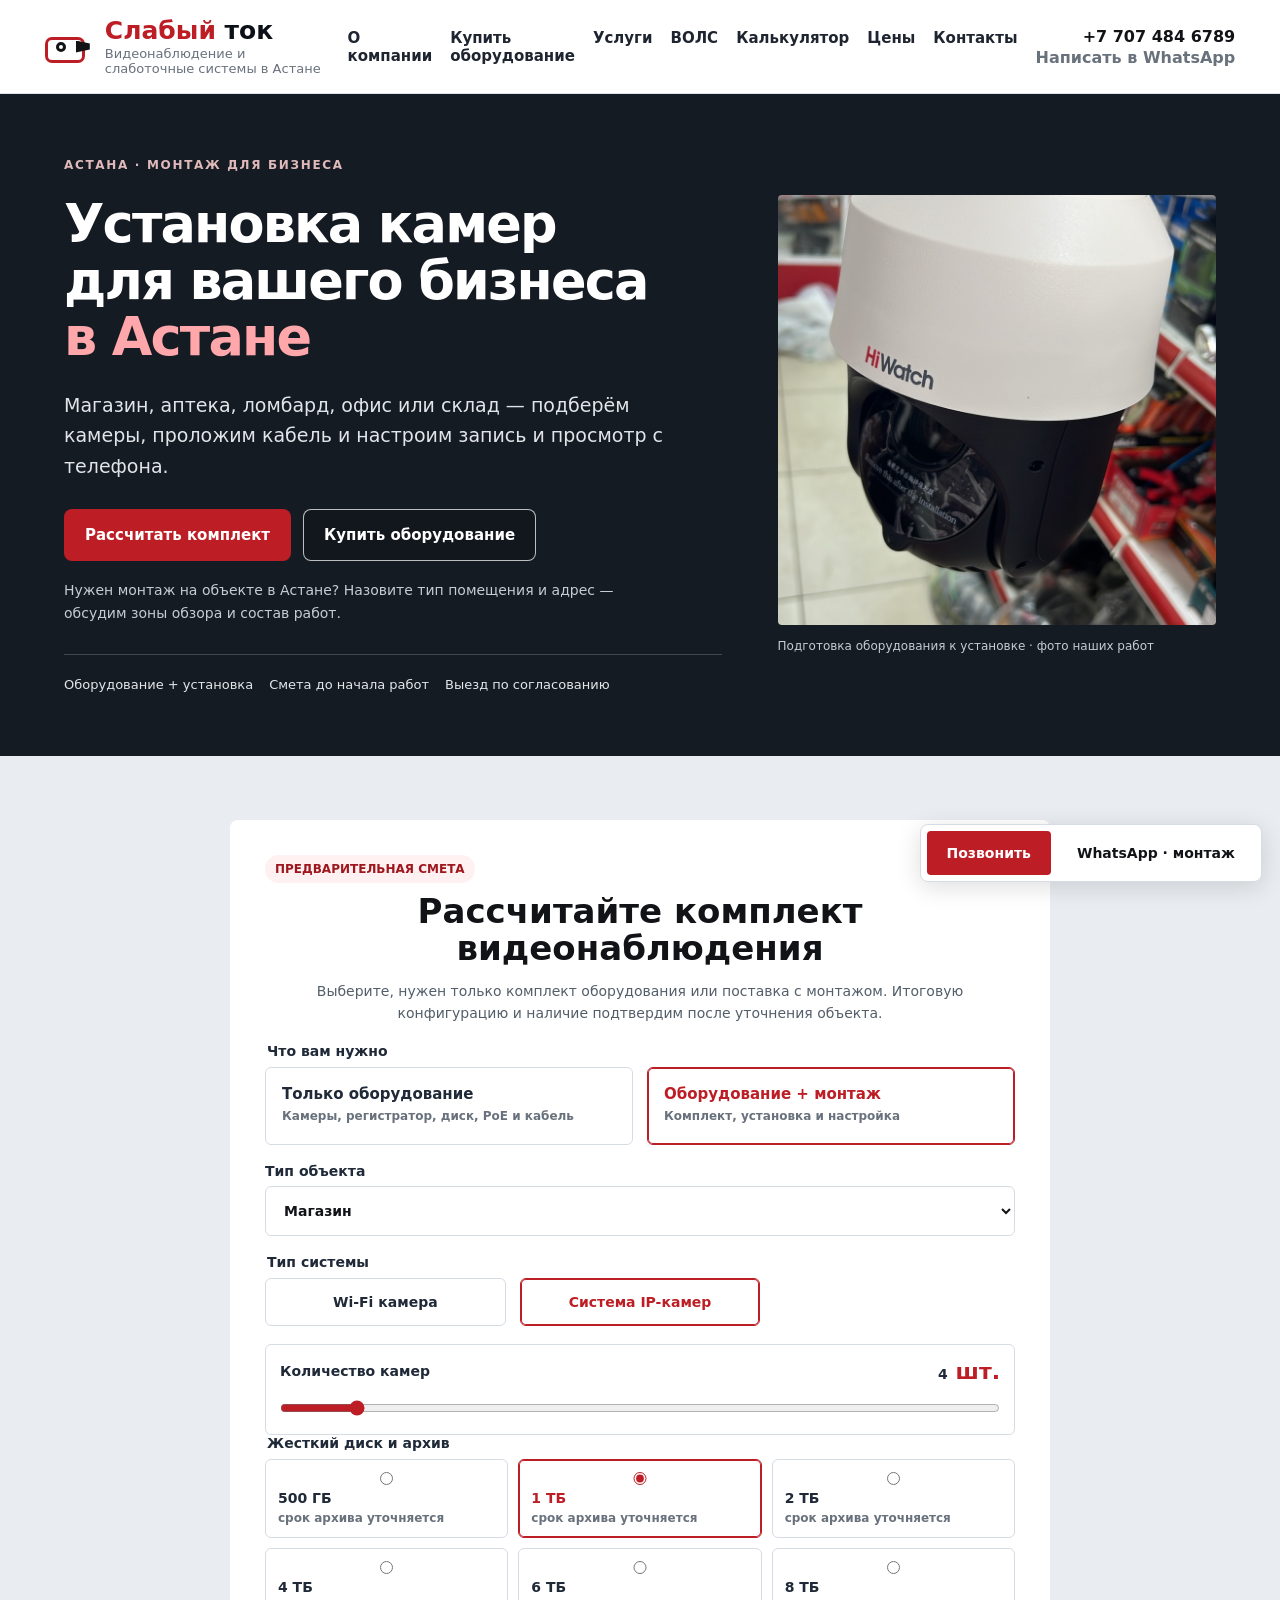
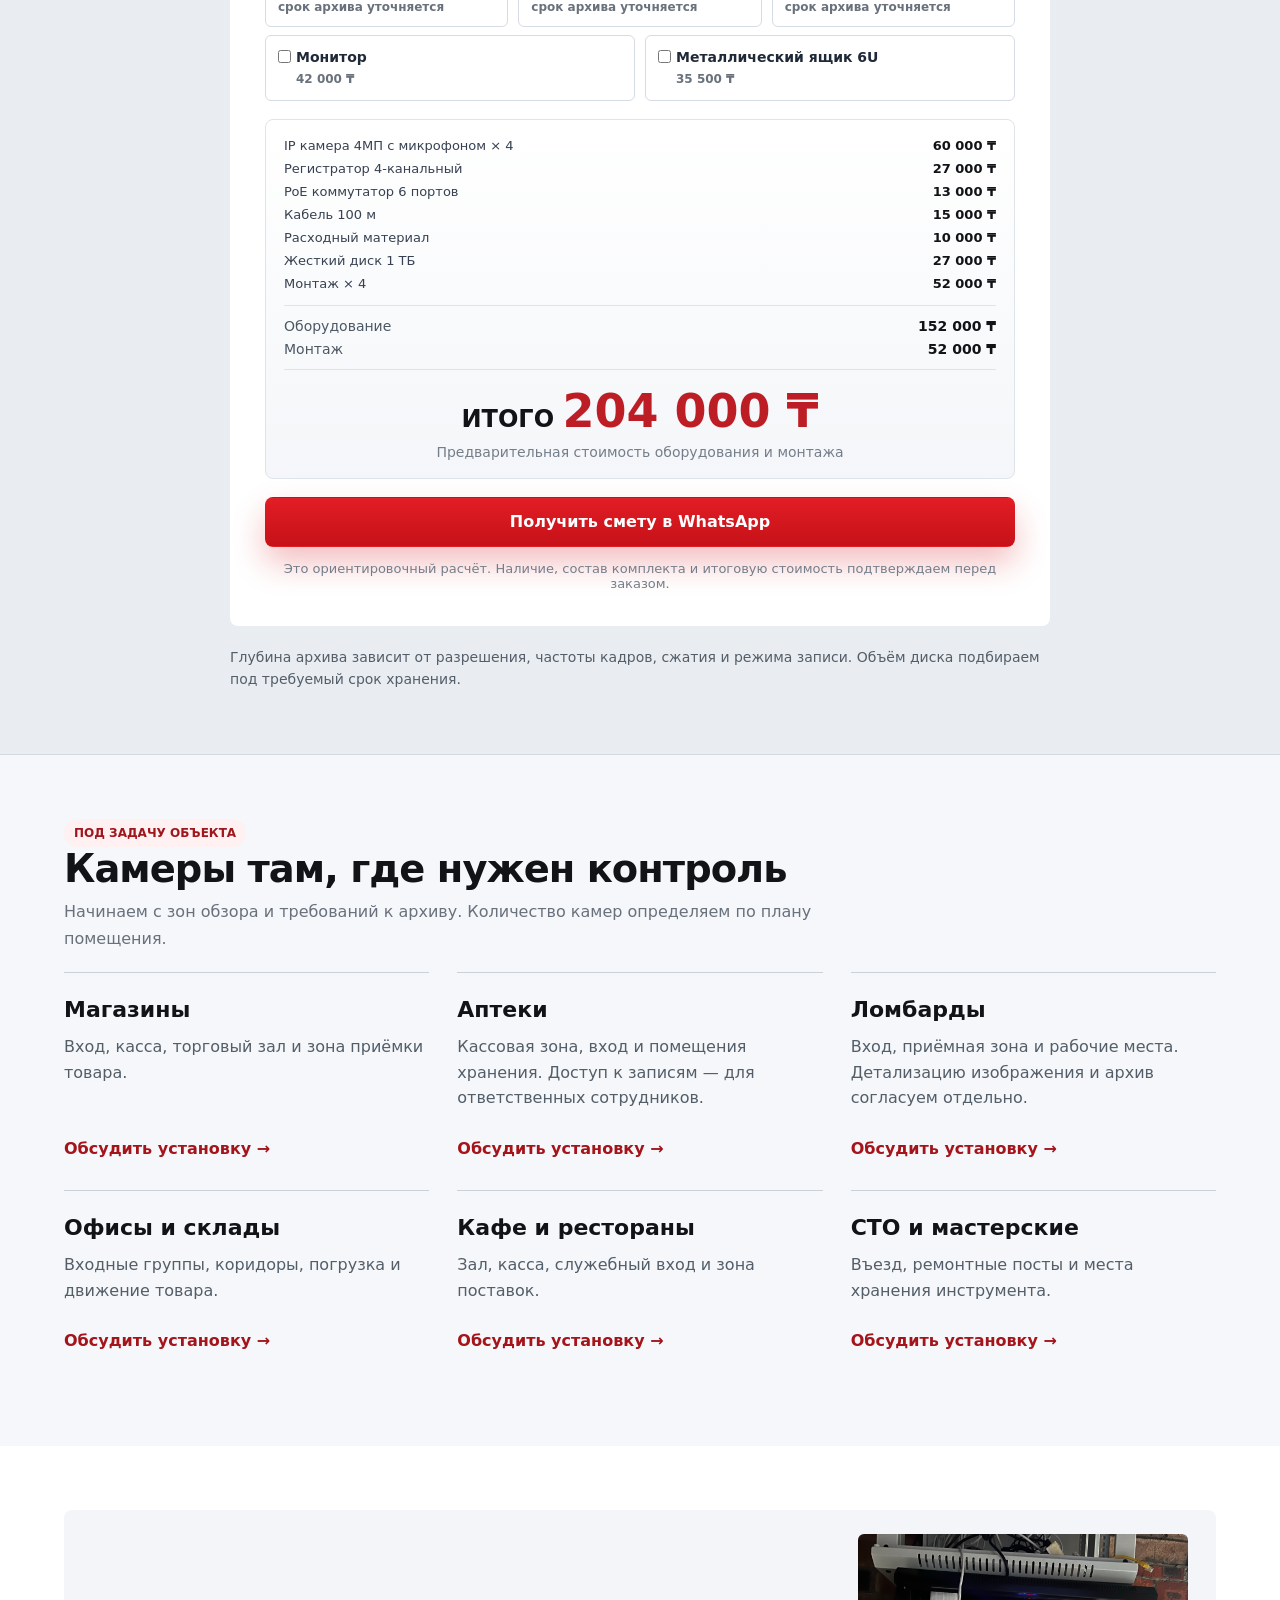
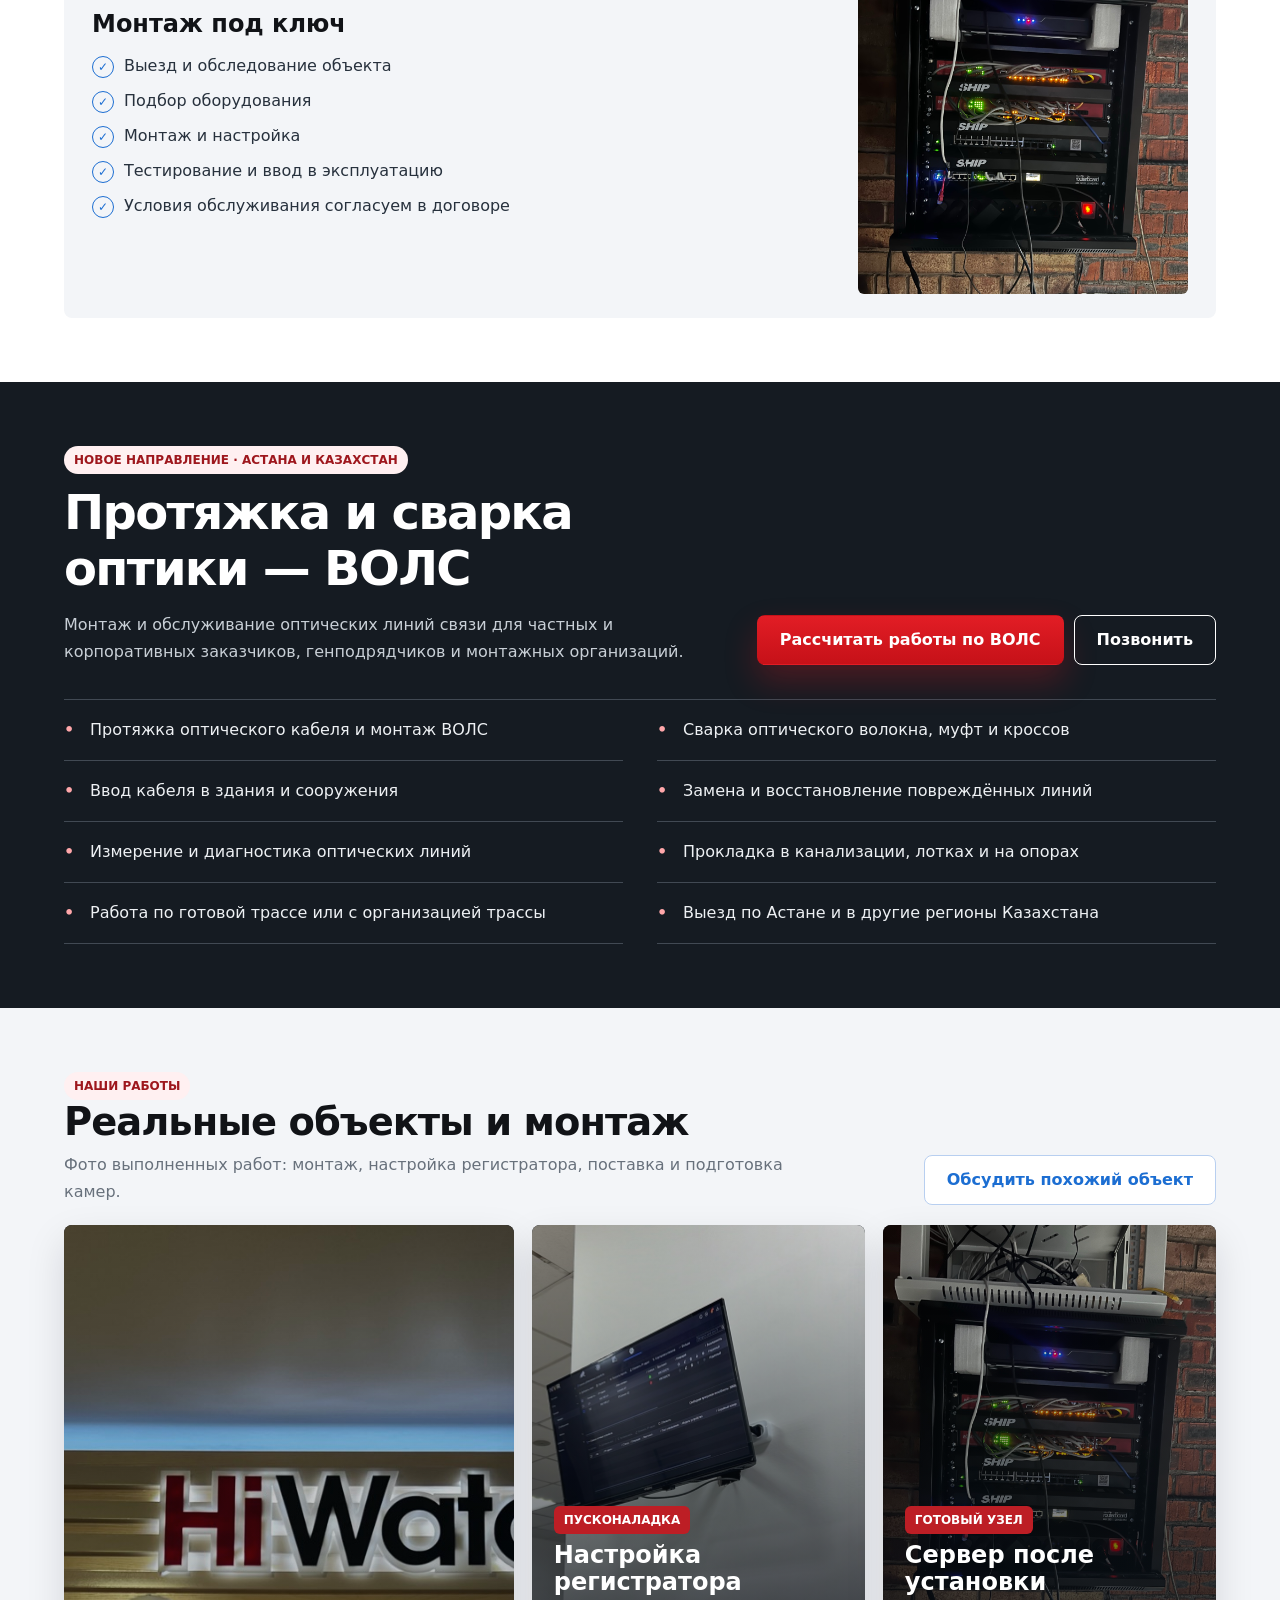
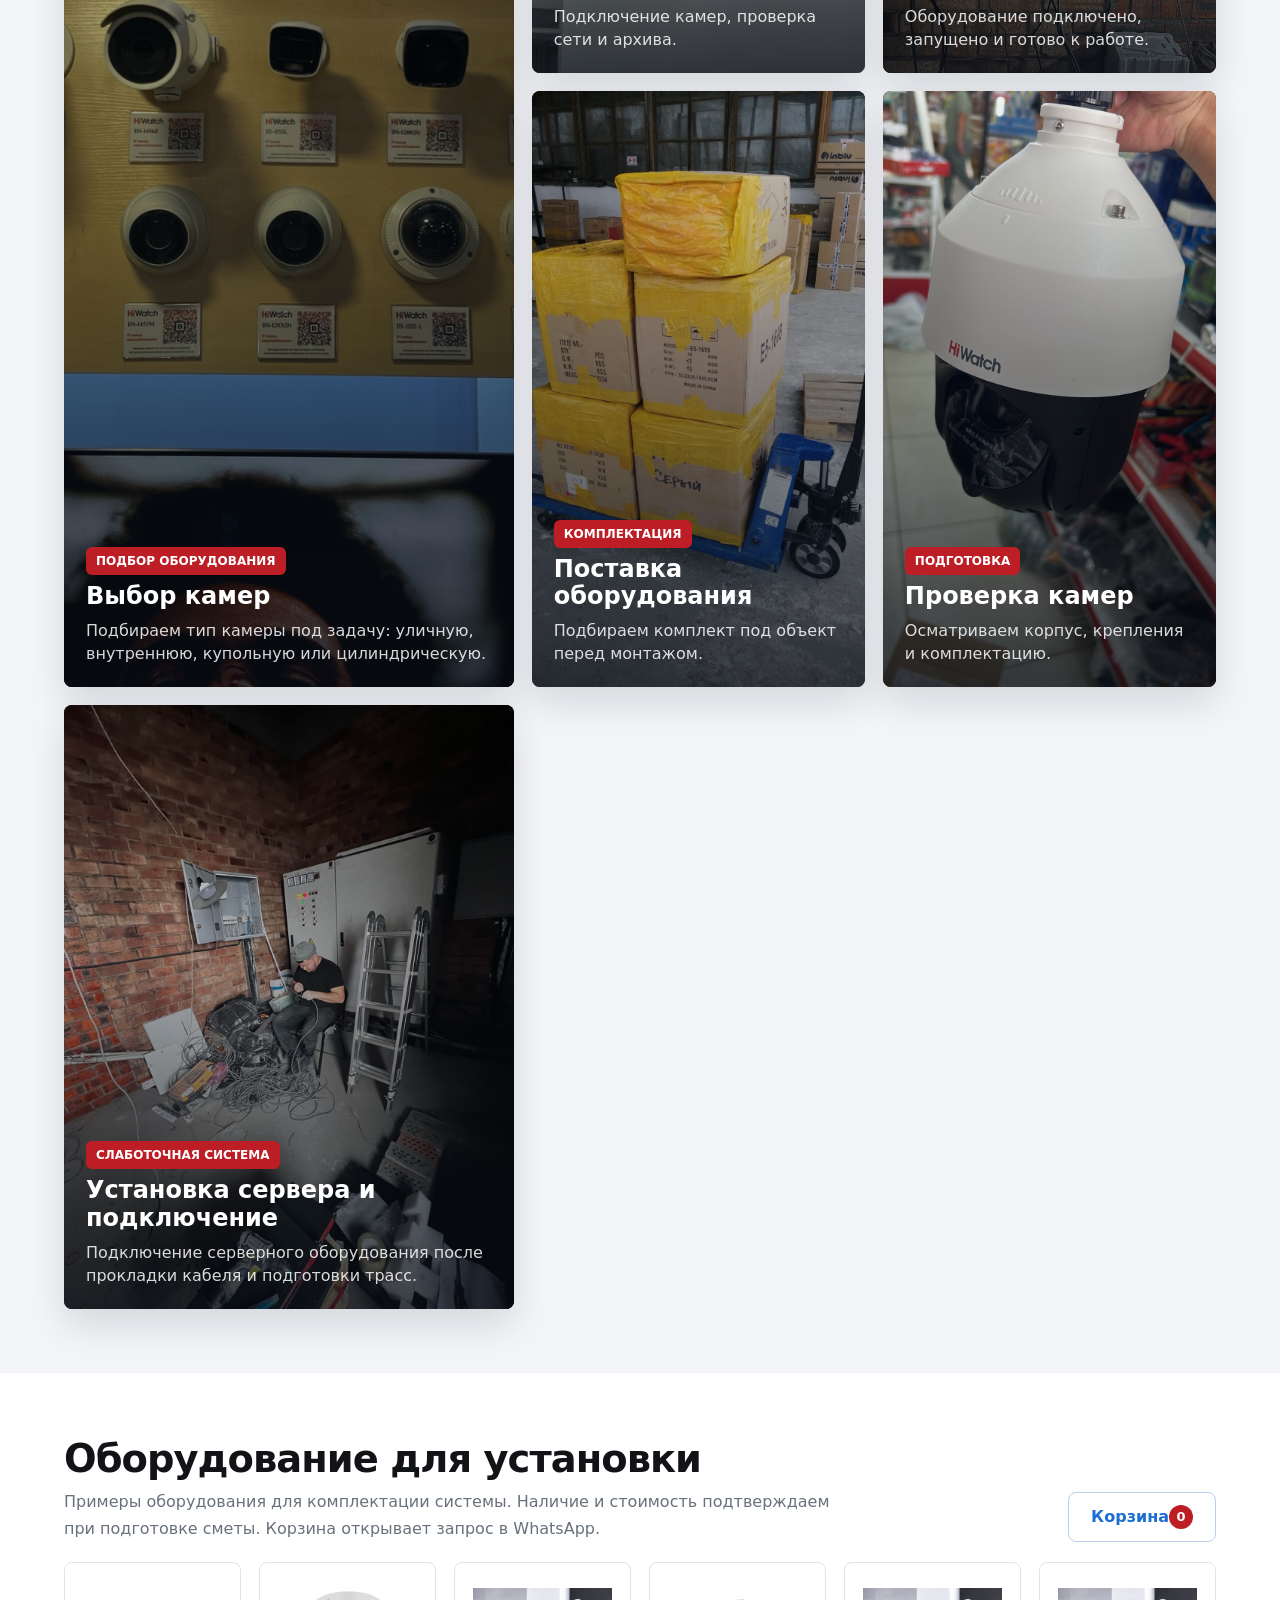
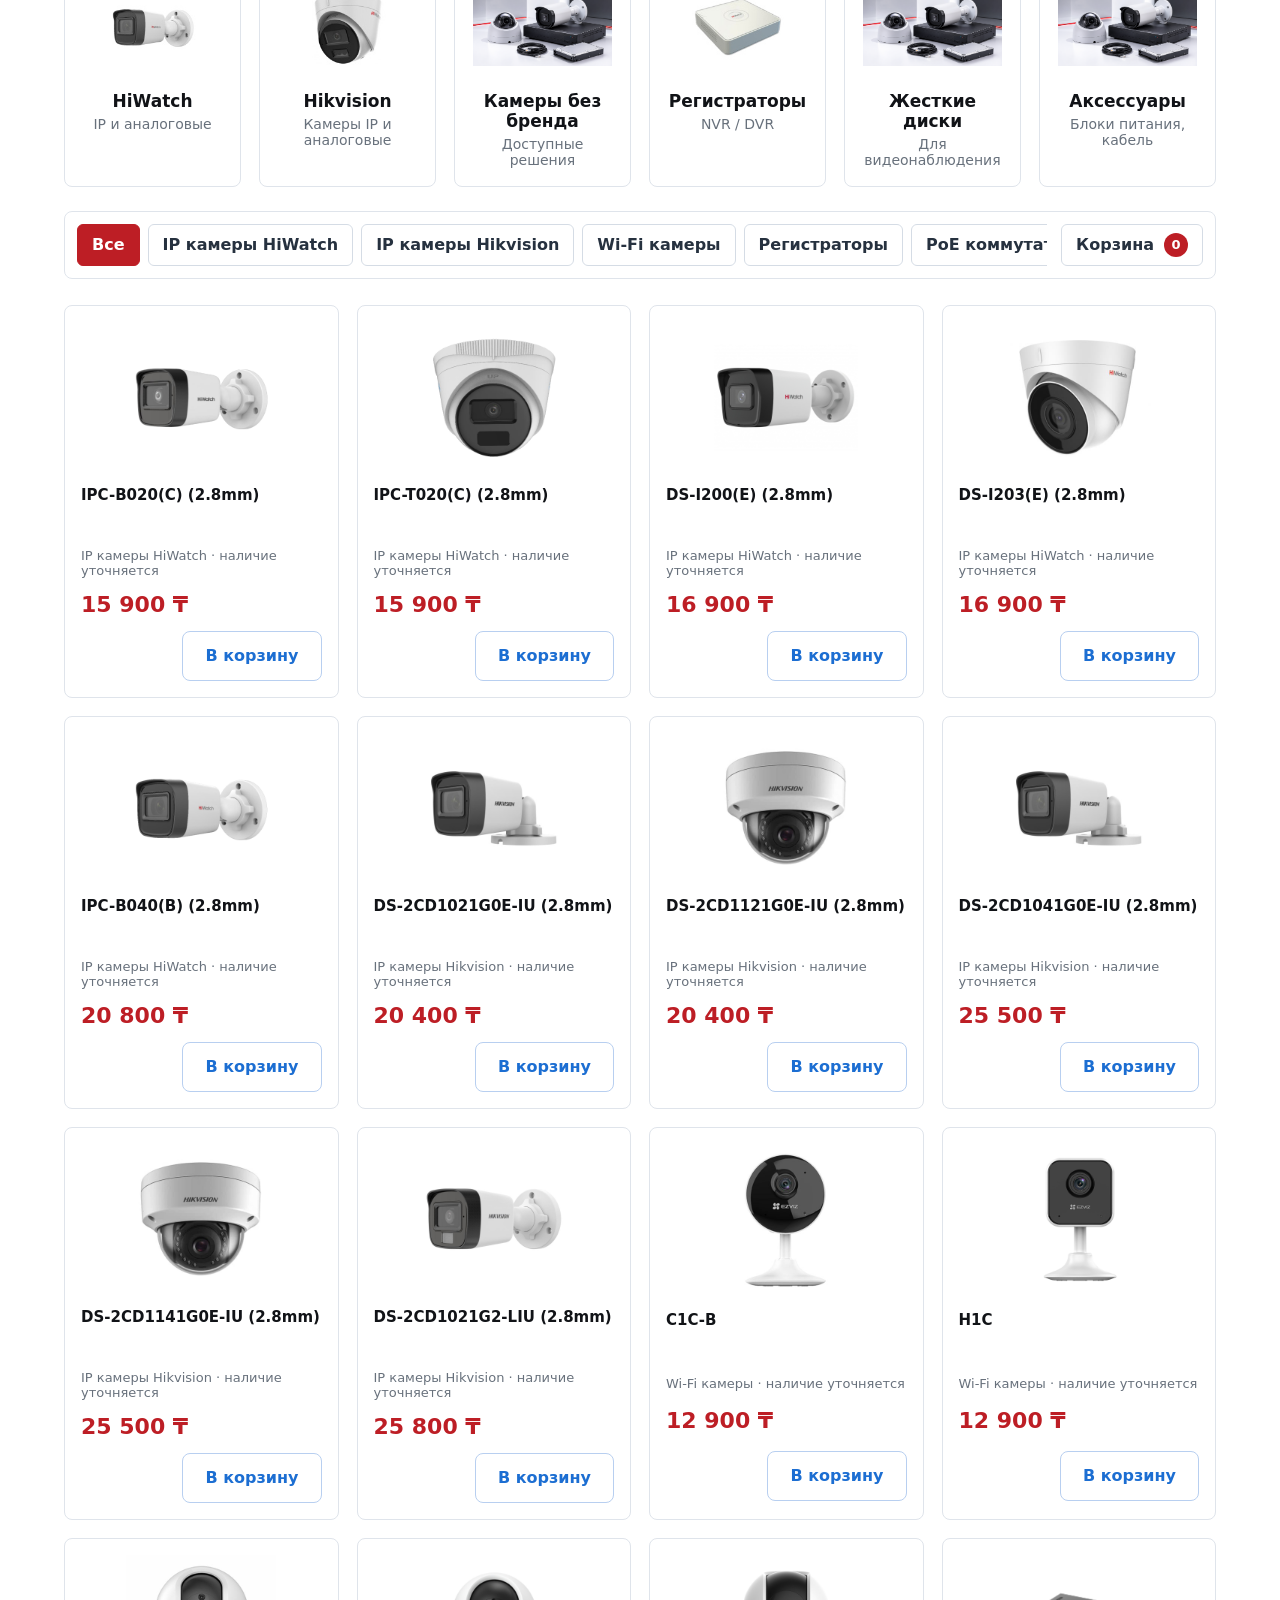
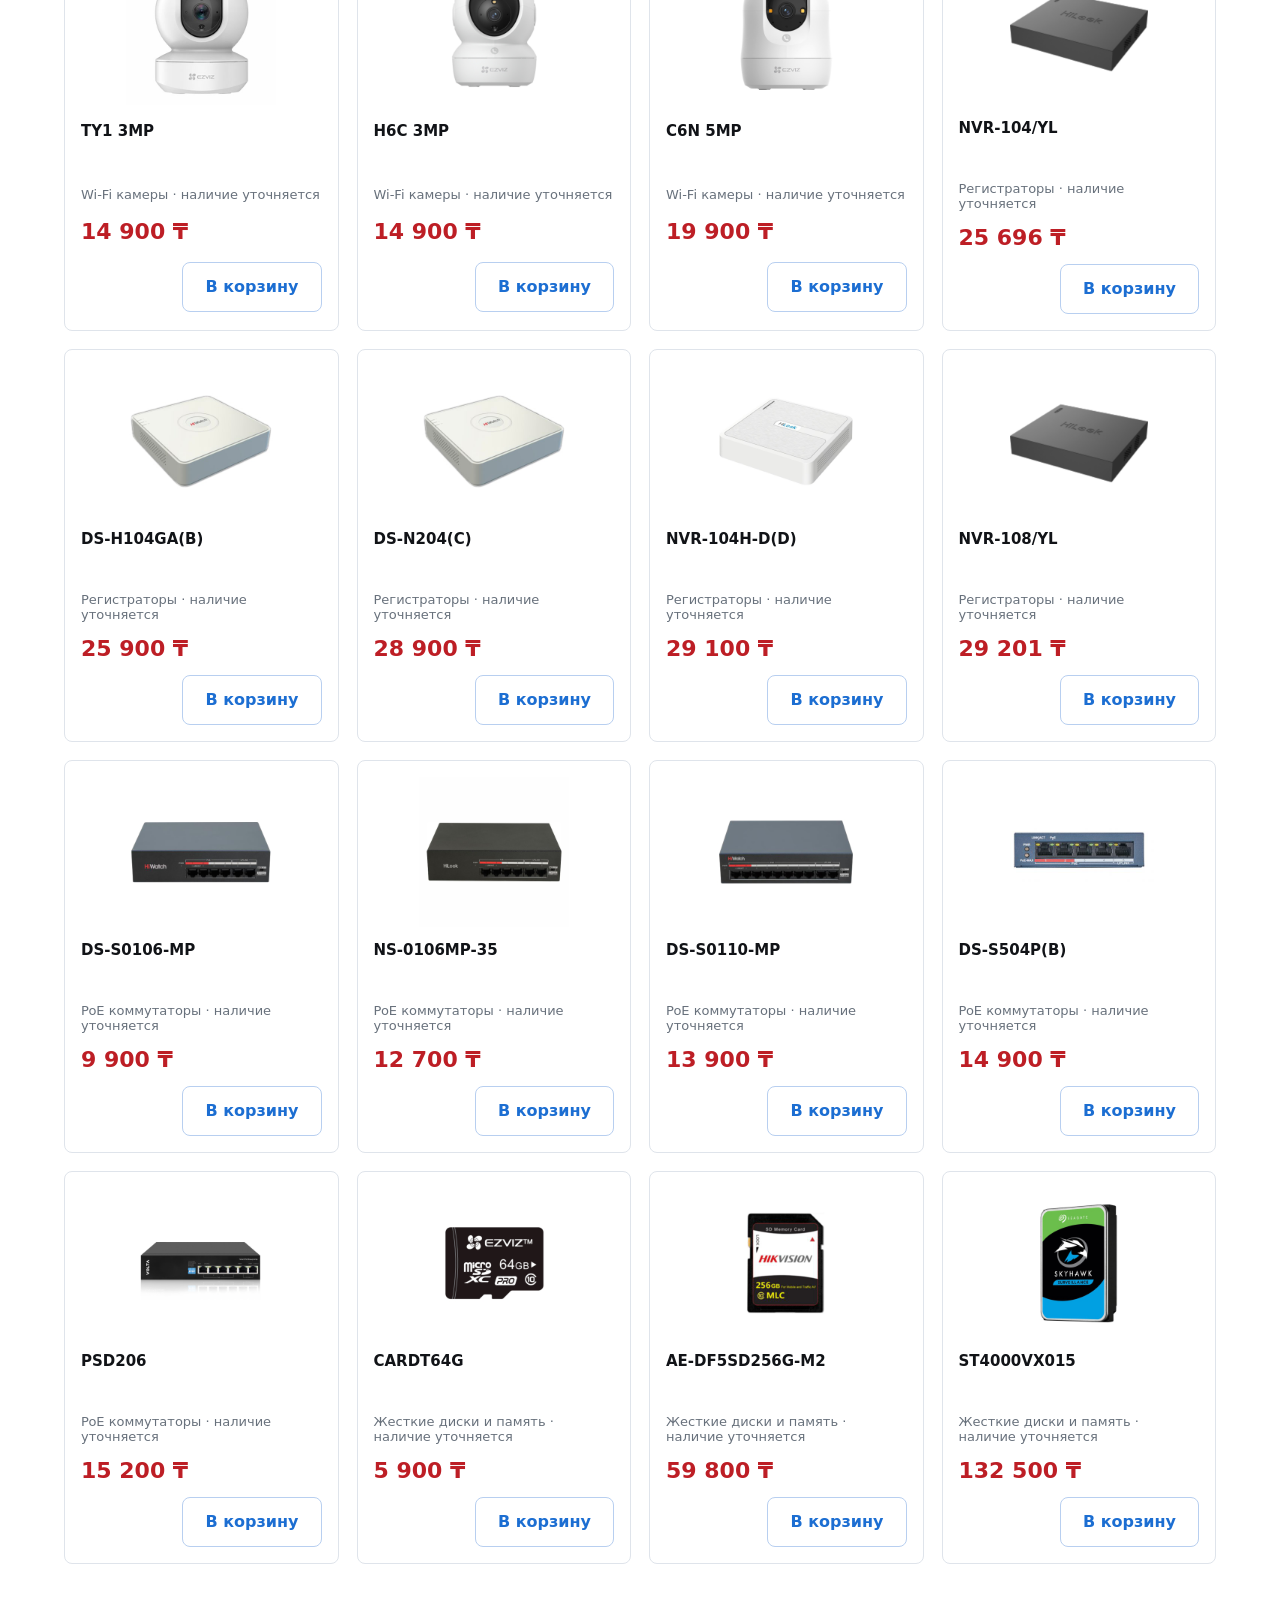
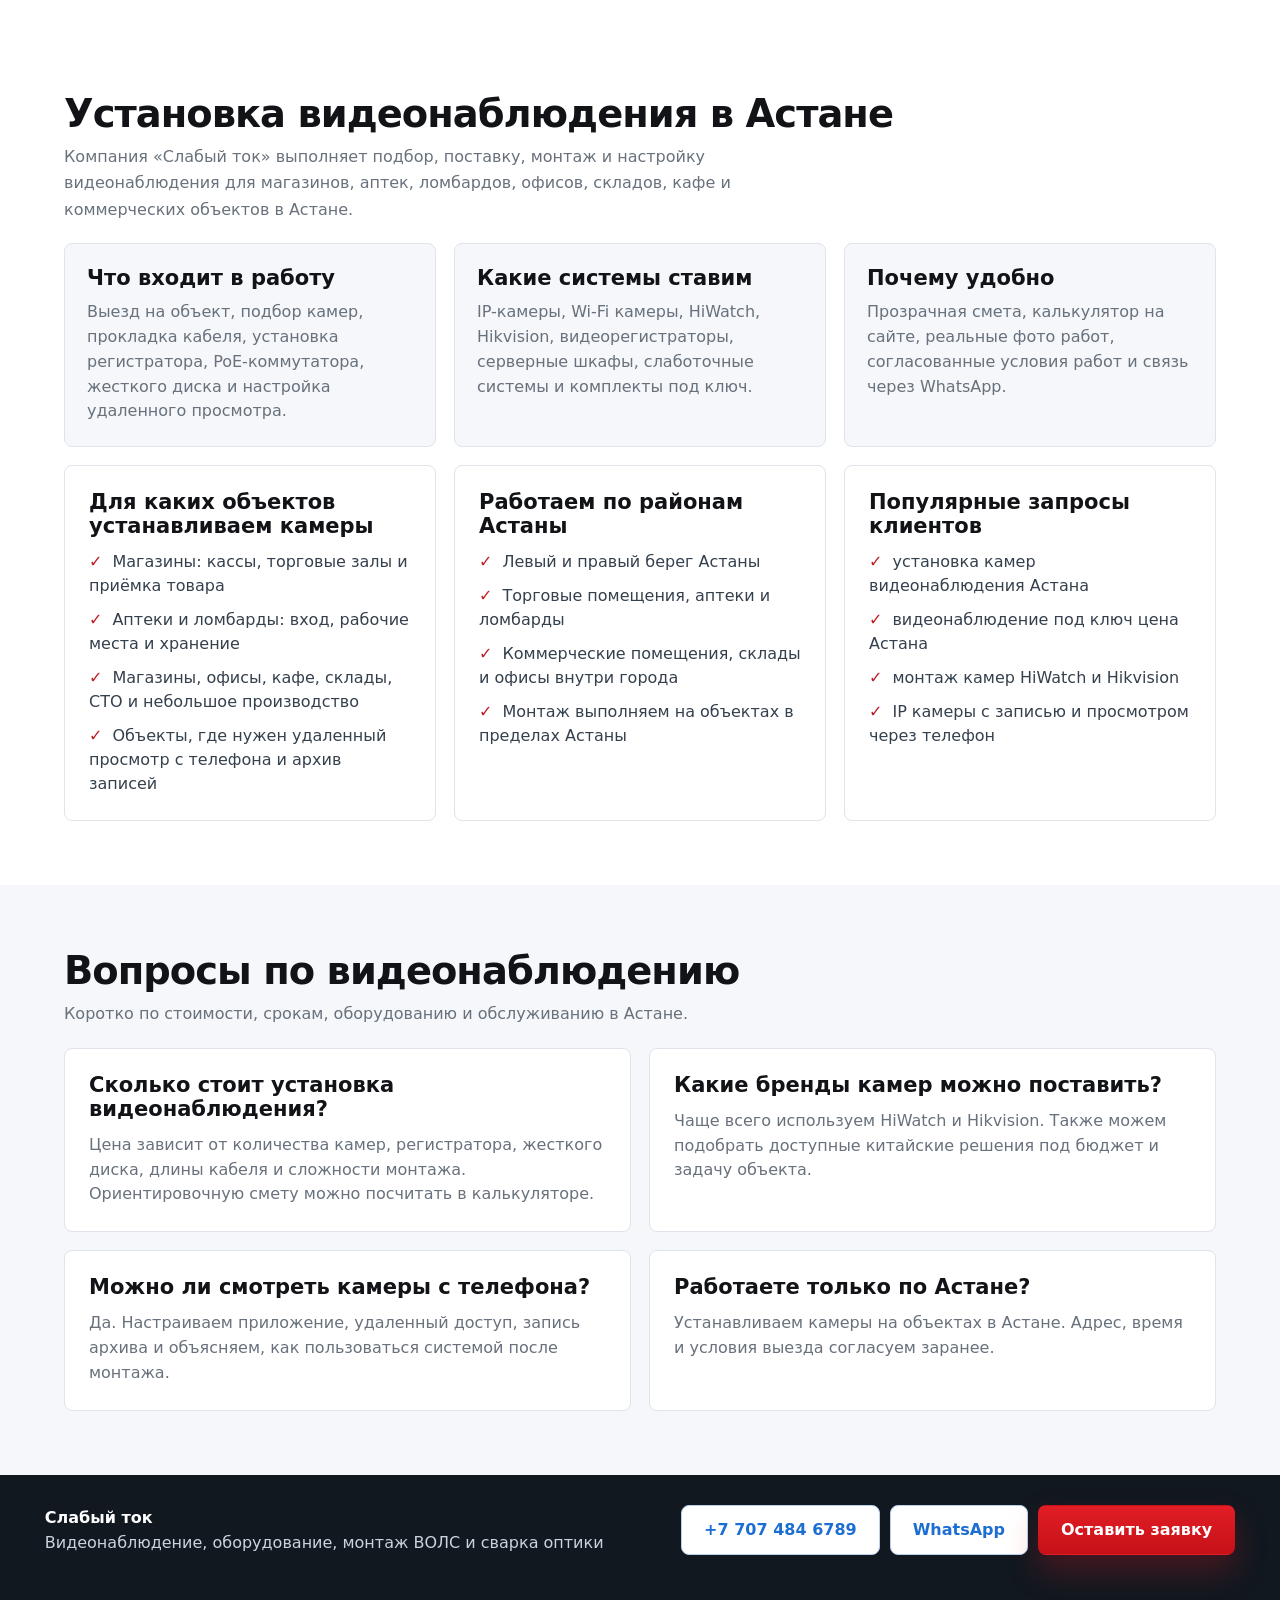
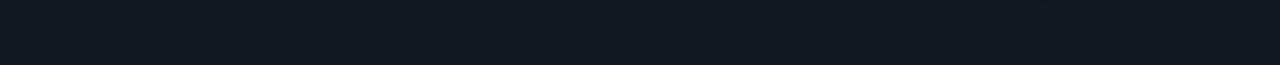
<file: index.html>
<!doctype html>
<html lang="ru-KZ">
  <head>
    <meta charset="UTF-8" />
    <meta name="viewport" content="width=device-width, initial-scale=1.0" />
    <title>Монтаж камер для бизнеса в Астане | Слабый ток</title>
    <meta
      name="description"
      content="Установка камер в магазинах, аптеках, ломбардах и офисах Астаны. Подбор оборудования, монтаж, запись и просмотр с телефона. Расчёт сметы и звонок специалисту."
    />
    <meta name="geo.region" content="KZ-AST" />
    <meta name="geo.placename" content="Астана" />
    <meta name="geo.position" content="51.169388;71.416826" />
    <meta name="ICBM" content="51.169388, 71.416826" />
    <link rel="preconnect" href="https://fonts.googleapis.com" />
    <link rel="preconnect" href="https://fonts.gstatic.com" crossorigin />
    <link rel="dns-prefetch" href="https://www.googletagmanager.com" />
    <meta name="robots" content="index, follow, max-image-preview:large" />
    <meta name="theme-color" content="#d71920" />
    <link rel="canonical" href="https://video-astana.kz/" />
    <meta property="og:type" content="website" />
    <meta property="og:locale" content="ru_KZ" />
    <meta property="og:site_name" content="Слабый ток" />
    <meta property="og:title" content="Монтаж камер для бизнеса в Астане" />
    <meta property="og:description" content="Монтаж камер для магазинов, аптек, ломбардов, офисов и складов в Астане. Рассчитайте смету и позвоните специалисту." />
    <meta property="og:url" content="https://video-astana.kz/" />
    <meta property="og:image" content="https://video-astana.kz/assets/works/camera-prep.jpg" />
    <meta property="og:image:width" content="1600" />
    <meta property="og:image:height" content="900" />
    <meta property="og:image:alt" content="Подготовка камер к монтажу на объекте в Астане" />
    <meta name="twitter:card" content="summary_large_image" />
    <meta name="twitter:title" content="Монтаж камер для бизнеса в Астане" />
    <meta name="twitter:description" content="Подбор оборудования, монтаж, запись и просмотр с телефона для магазинов, аптек, ломбардов, офисов и складов." />
    <meta name="twitter:image" content="https://video-astana.kz/assets/works/camera-prep.jpg" />
    <link rel="preload" as="image" href="./assets/works/camera-prep.jpg" />
    <!-- GA4 plus verified secondary Google Ads contact-intent conversions -->
    <script async src="https://www.googletagmanager.com/gtag/js?id=G-Z25G5227CP"></script>
    <script>
      window.dataLayer = window.dataLayer || [];
      function gtag(){dataLayer.push(arguments);}
      gtag('js', new Date());
      gtag('config', 'G-Z25G5227CP', {
        'send_page_view': true,
        'groups': 'video_astana'
      });
      gtag('config', 'AW-18455982142');

      function trackGoogleAdsQuote(requestType = 'turnkey') {
        const destination = requestType === 'equipment'
          ? 'AW-18455982142/CqNpCKahyokdEL7gv-BE'
          : 'AW-18455982142/9QebCNLnxYkdEL7gv-BE';
        gtag('event', 'conversion', {
          'send_to': destination,
          'transport_type': 'beacon'
        });
      }

      // Contact clicks are intent, not verified calls or sales
      function trackPhoneClick(label = 'phone_click') {
        gtag('event', 'phone_click', {
          'event_category': 'contact_intent',
          'event_label': label,
          'currency': 'KZT',
          'business_unit': 'video_astana'
        });
        gtag('event', 'videoastana_phone_click', {
          'event_category': 'contact_intent',
          'event_label': label,
          'transport_type': 'beacon',
          'business_unit': 'video_astana'
        });
      }
      // WhatsApp handoff
      function trackWhatsAppClick(label) {
        gtag('event', 'whatsapp_click', {
          'event_category': 'contact_intent',
          'event_label': label,
          'currency': 'KZT',
          'business_unit': 'video_astana'
        });
        gtag('event', 'videoastana_whatsapp_click', {
          'event_category': 'contact_intent',
          'event_label': label,
          'transport_type': 'beacon',
          'business_unit': 'video_astana'
        });
      }
      // Prepared message opened in WhatsApp; delivery is not confirmed
      function trackFormSubmit(label = 'lead_form') {
        gtag('event', 'whatsapp_form_open', {
          'event_category': 'contact_intent',
          'event_label': label,
          'currency': 'KZT',
          'business_unit': 'video_astana'
        });
      }
    </script>
    <!-- Yandex.Metrika counter -->
    <script type="text/javascript">
      (function(m,e,t,r,i,k,a){
          m[i]=m[i]||function(){(m[i].a=m[i].a||[]).push(arguments)};
          m[i].l=1*new Date();
          for (var j = 0; j < document.scripts.length; j++) {if (document.scripts[j].src === r) { return; }}
          k=e.createElement(t),a=e.getElementsByTagName(t)[0],k.async=1,k.src=r,a.parentNode.insertBefore(k,a)
      })(window, document,'script','https://mc.yandex.ru/metrika/tag.js?id=109138375', 'ym');

      ym(109138375, 'init', {ssr:true, webvisor:true, clickmap:true, ecommerce:"dataLayer", referrer: document.referrer, url: location.href, accurateTrackBounce:true, trackLinks:true});
    </script>
    <noscript><div><img loading="lazy" decoding="async" src="https://mc.yandex.ru/watch/109138375" style="position:absolute; left:-9999px;" alt="" /></div></noscript>
    <!-- /Yandex.Metrika counter -->
    <script type="application/ld+json">
{
  "@context": "https://schema.org",
  "@type": [
    "LocalBusiness",
    "HomeAndConstructionBusiness"
  ],
  "@id": "https://video-astana.kz/#business",
  "name": "Слабый ток",
  "description": "Продажа, монтаж и настройка систем видеонаблюдения, камер HiWatch и Hikvision, регистраторов, PoE-коммутаторов и слаботочных систем в Астане.",
  "url": "https://video-astana.kz/",
  "image": "https://video-astana.kz/assets/works/camera-prep.jpg",
  "logo": "https://video-astana.kz/assets/site-preview.png",
  "telephone": "+77074846789",
  "address": {
    "@type": "PostalAddress",
    "addressLocality": "Астана",
    "addressCountry": "KZ"
  },
  "areaServed": {
    "@type": "City",
    "name": "Астана"
  },
  "contactPoint": {
    "@type": "ContactPoint",
    "telephone": "+77074846789",
    "contactType": "sales",
    "availableLanguage": [
      "ru"
    ]
  },
  "makesOffer": [
    {
      "@type": "Offer",
      "itemOffered": {
        "@type": "Service",
        "name": "Установка видеонаблюдения под ключ в Астане",
        "description": "Подбор камер, монтаж, настройка регистратора и удаленного просмотра"
      }
    },
    {
      "@type": "Offer",
      "itemOffered": {
        "@type": "Service",
        "name": "Монтаж слаботочных систем",
        "description": "Прокладка кабеля, установка PoE-коммутаторов, серверных шкафов"
      }
    }
  ]
}
    </script>
    <script type="application/ld+json">
{
  "@context": "https://schema.org",
  "@type": "WebSite",
  "@id": "https://video-astana.kz/#website",
  "url": "https://video-astana.kz/",
  "name": "Слабый ток - видеонаблюдение в Астане",
  "inLanguage": "ru-KZ",
  "publisher": {
    "@id": "https://video-astana.kz/#business"
  }
}
    </script>
    <script type="application/ld+json">
{
  "@context": "https://schema.org",
  "@type": "Service",
  "@id": "https://video-astana.kz/#video-surveillance-service",
  "name": "Монтаж видеонаблюдения в Астане",
  "serviceType": "Установка видеонаблюдения под ключ",
  "provider": {
    "@id": "https://video-astana.kz/#business"
  },
  "areaServed": {
    "@type": "City",
    "name": "Астана"
  },
  "brand": [
    {
      "@type": "Brand",
      "name": "HiWatch"
    },
    {
      "@type": "Brand",
      "name": "Hikvision"
    }
  ],
  "hasOfferCatalog": {
    "@type": "OfferCatalog",
    "name": "Услуги видеонаблюдения",
    "itemListElement": [
      {
        "@type": "Offer",
        "itemOffered": {
          "@type": "Service",
          "name": "Видеонаблюдение для магазина"
        }
      },
      {
        "@type": "Offer",
        "itemOffered": {
          "@type": "Service",
          "name": "Видеонаблюдение для аптеки и ломбарда"
        }
      },
      {
        "@type": "Offer",
        "itemOffered": {
          "@type": "Service",
          "name": "Видеонаблюдение для магазина, офиса и склада"
        }
      }
    ]
  }
}
    </script>
    <script type="application/ld+json">
{
  "@context": "https://schema.org",
  "@type": "FAQPage",
  "mainEntity": [
    {
      "@type": "Question",
      "name": "Сколько стоит установка видеонаблюдения?",
      "acceptedAnswer": {
        "@type": "Answer",
        "text": "Цена зависит от количества камер, регистратора, жесткого диска, длины кабеля и сложности монтажа. Ориентировочную смету можно посчитать в калькуляторе."
      }
    },
    {
      "@type": "Question",
      "name": "Какие бренды камер можно поставить?",
      "acceptedAnswer": {
        "@type": "Answer",
        "text": "Чаще всего используем HiWatch и Hikvision. Также можем подобрать доступные китайские решения под бюджет и задачу объекта."
      }
    },
    {
      "@type": "Question",
      "name": "Можно ли смотреть камеры с телефона?",
      "acceptedAnswer": {
        "@type": "Answer",
        "text": "Да. Настраиваем приложение, удаленный доступ, запись архива и объясняем, как пользоваться системой после монтажа."
      }
    },
    {
      "@type": "Question",
      "name": "Работаете только по Астане?",
      "acceptedAnswer": {
        "@type": "Answer",
        "text": "Устанавливаем камеры на объектах в Астане. Адрес, время и условия выезда согласуем заранее."
      }
    }
  ]
}
    </script>
    <link rel="stylesheet" href="./styles.css" />
  </head>
  <body>
    <header class="site-header" id="top">
      <a class="brand" href="#top" aria-label="Слабый ток">
        <span class="brand-camera" aria-hidden="true">
          <span></span>
        </span>
        <span class="brand-copy">
          <span class="brand-title"><b>Слабый</b> ток</span>
          <span>Видеонаблюдение и слаботочные системы в Астане</span>
        </span>
      </a>

      <button class="menu-toggle" type="button" aria-label="Открыть меню" aria-expanded="false">
        <span></span>
        <span></span>
      </button>

      <nav class="site-nav" aria-label="Главное меню">
        <a href="#about">О компании</a>
        <a href="/oborudovanie-videonablyudeniya-astana/">Купить оборудование</a>
        <a href="#services">Услуги</a>
        <a href="/montazh-vols-svarka-optiki-astana/">ВОЛС</a>
        <a href="#prices">Калькулятор</a>
        <a href="#prices">Цены</a>
        <a href="#contacts">Контакты</a>
      </nav>

      <div class="header-contact">
        <a href="tel:+77074846789" onclick="trackPhoneClick('phone_header')">+7 707 484 6789</a>
        <span><a href="https://wa.me/77074846789" target="_blank" rel="noopener" onclick="trackWhatsAppClick('header')">Написать в WhatsApp</a></span>
      </div>

      <button class="btn primary header-cta" type="button" data-open-modal>Заказать звонок</button>
    </header>

    <main>
      <section class="hero business-hero" id="about" aria-labelledby="hero-title">
<div class="business-hero-grid"><div class="business-copy"><p class="eyebrow">АСТАНА · МОНТАЖ ДЛЯ БИЗНЕСА</p>
<h1 id="hero-title">Установка камер<br>для вашего бизнеса<br><span>в Астане</span></h1>
<p class="business-lead">Магазин, аптека, ломбард, офис или склад — подберём камеры, проложим кабель и настроим запись и просмотр с телефона.</p>
<div class="business-actions"><a class="btn primary" href="#prices">Рассчитать комплект</a><a class="btn outline-light" href="/oborudovanie-videonablyudeniya-astana/">Купить оборудование</a></div>
<p class="business-caption">Нужен монтаж на объекте в Астане? Назовите тип помещения и адрес — обсудим зоны обзора и состав работ.</p>
<div class="business-facts"><span>Оборудование + установка</span><span>Смета до начала работ</span><span>Выезд по согласованию</span></div></div>
<figure class="business-photo"><img src="./assets/works/camera-prep.jpg" alt="Камеры и оборудование при подготовке к монтажу" fetchpriority="high" width="900" height="1000"><figcaption>Подготовка оборудования к установке · фото наших работ</figcaption></figure></div></section>

      <section class="section estimate-section estimate-section-early" aria-labelledby="calculator-title">
        <form class="calculator" id="prices" aria-label="Калькулятор оборудования и монтажа">
          <div class="calc-head">
            <span class="section-kicker">Предварительная смета</span>
            <h2 id="calculator-title">Рассчитайте комплект видеонаблюдения</h2>
            <p>Выберите, нужен только комплект оборудования или поставка с монтажом. Итоговую конфигурацию и наличие подтвердим после уточнения объекта.</p>
          </div>

          <fieldset>
            <legend>Что вам нужно</legend>
            <div class="segments intent-segments">
              <label>
                <input type="radio" name="requestType" value="equipment" />
                <span><strong>Только оборудование</strong><small>Камеры, регистратор, диск, PoE и кабель</small></span>
              </label>
              <label>
                <input type="radio" name="requestType" value="turnkey" checked />
                <span><strong>Оборудование + монтаж</strong><small>Комплект, установка и настройка</small></span>
              </label>
            </div>
          </fieldset>

          <label class="calc-object-label" for="calculatorObject">
            Тип объекта
            <select id="calculatorObject" name="calculatorObject">
              <option>Магазин</option>
              <option>Аптека</option>
              <option>Ломбард</option>
              <option>Офис или склад</option>
              <option>Кафе или ресторан</option>
              <option>СТО или мастерская</option>
              <option>Дом или квартира</option>
              <option>Другой объект в Астане</option>
            </select>
          </label>

          <fieldset>
            <legend>Тип системы</legend>
            <div class="segments">
              <label><input type="radio" name="systemType" value="wifi" />Wi-Fi камера</label>
              <label><input type="radio" name="systemType" value="ip" checked />Система IP-камер</label>
            </div>
          </fieldset>

          <fieldset class="calc-branch" data-branch="wifi" hidden>
            <legend>Камера</legend>
            <div class="segments">
              <label><input type="radio" name="wifiType" value="outdoor" checked />Уличная</label>
              <label><input type="radio" name="wifiType" value="indoor" />Внутренняя</label>
            </div>
          </fieldset>

          <div class="calc-branch" data-branch="ip">
            <div class="range-row">
              <div>
                <span>Количество камер</span>
                <strong><span id="cameraCountLabel">4</span> шт.</strong>
              </div>
              <input aria-label="Количество камер" id="cameras" type="range" min="1" max="32" value="4" />
            </div>

            <fieldset>
              <legend>Жесткий диск и архив</legend>
              <div class="hdd-grid" id="hddOptions">
                <label><input type="radio" name="hdd" value="500gb" />500 ГБ <span data-hdd-days="500gb"></span></label>
                <label><input type="radio" name="hdd" value="1tb" checked />1 ТБ <span data-hdd-days="1tb"></span></label>
                <label><input type="radio" name="hdd" value="2tb" />2 ТБ <span data-hdd-days="2tb"></span></label>
                <label><input type="radio" name="hdd" value="4tb" />4 ТБ <span data-hdd-days="4tb"></span></label>
                <label><input type="radio" name="hdd" value="6tb" />6 ТБ <span data-hdd-days="6tb"></span></label>
                <label><input type="radio" name="hdd" value="8tb" />8 ТБ <span data-hdd-days="8tb"></span></label>
              </div>
            </fieldset>

            <div class="toggle-grid">
              <label><input type="checkbox" id="monitorOption" />Монитор <span>42 000 ₸</span></label>
              <label><input type="checkbox" id="boxOption" />Металлический ящик 6U <span>35 500 ₸</span></label>
            </div>
          </div>

          <div class="total-box">
            <div class="estimate-list" id="estimateList" aria-live="polite"></div>
            <div class="estimate-summary" aria-live="polite">
              <span>Оборудование <strong id="equipmentSubtotal">0 ₸</strong></span>
              <span id="installationSubtotalRow">Монтаж <strong id="installationSubtotal">0 ₸</strong></span>
            </div>
            <span>ИТОГО <strong id="calcTotal">0 ₸</strong></span>
            <small id="calcTotalNote">Смета считается по выбранной конфигурации</small>
          </div>

          <a class="btn primary full" id="calcRequestLink" href="https://wa.me/77074846789" target="_blank" rel="noopener">Получить смету в WhatsApp</a>
          <p class="calc-note">Это ориентировочный расчёт. Наличие, состав комплекта и итоговую стоимость подтверждаем перед заказом.</p>
        </form>
        <p class="archive-note">Глубина архива зависит от разрешения, частоты кадров, сжатия и режима записи. Объём диска подбираем под требуемый срок хранения.</p>
      </section>

      <section class="section business-objects" aria-labelledby="objects-title"><div class="section-head"><span class="section-kicker">Под задачу объекта</span><h2 id="objects-title">Камеры там, где нужен контроль</h2><p>Начинаем с зон обзора и требований к архиву. Количество камер определяем по плану помещения.</p></div><div class="business-object-grid"><article><h3><a href="/videonablyudenie-dlya-magazina-astana/">Магазины</a></h3><p>Вход, касса, торговый зал и зона приёмки товара.</p><button type="button" class="object-request" data-open-modal data-object="Магазины">Обсудить установку →</button></article><article><h3><a href="/videonablyudenie-dlya-apteki-astana/">Аптеки</a></h3><p>Кассовая зона, вход и помещения хранения. Доступ к записям — для ответственных сотрудников.</p><button type="button" class="object-request" data-open-modal data-object="Аптеки">Обсудить установку →</button></article><article><h3><a href="/videonablyudenie-dlya-lombarda-astana/">Ломбарды</a></h3><p>Вход, приёмная зона и рабочие места. Детализацию изображения и архив согласуем отдельно.</p><button type="button" class="object-request" data-open-modal data-object="Ломбарды">Обсудить установку →</button></article><article><h3>Офисы и склады</h3><p>Входные группы, коридоры, погрузка и движение товара.</p><button type="button" class="object-request" data-open-modal data-object="Офисы и склады">Обсудить установку →</button></article><article><h3>Кафе и рестораны</h3><p>Зал, касса, служебный вход и зона поставок.</p><button type="button" class="object-request" data-open-modal data-object="Кафе и рестораны">Обсудить установку →</button></article><article><h3>СТО и мастерские</h3><p>Въезд, ремонтные посты и места хранения инструмента.</p><button type="button" class="object-request" data-open-modal data-object="СТО и мастерские">Обсудить установку →</button></article></div></section>



      <section class="section service-strip" id="services">
        <div class="turnkey-card">
          <div>
            <h2>Монтаж под ключ</h2>
            <ul>
              <li>Выезд и обследование объекта</li>
              <li>Подбор оборудования</li>
              <li>Монтаж и настройка</li>
              <li>Тестирование и ввод в эксплуатацию</li>
              <li>Условия обслуживания согласуем в договоре</li>
            </ul>
          </div>
          <img loading="lazy" decoding="async" src="./assets/works/server-after-install.jpg" alt="Монтаж видеонаблюдения под ключ" />
        </div>
      </section>

      <section class="section vols-section" id="vols" aria-labelledby="vols-title">
        <div class="vols-intro">
          <div>
            <span class="section-kicker">Новое направление · Астана и Казахстан</span>
            <h2 id="vols-title">Протяжка и сварка оптики — ВОЛС</h2>
            <p>Монтаж и обслуживание оптических линий связи для частных и корпоративных заказчиков, генподрядчиков и монтажных организаций.</p>
          </div>
          <div class="vols-actions">
            <a class="btn primary" href="/montazh-vols-svarka-optiki-astana/">Рассчитать работы по ВОЛС</a>
            <a class="btn secondary" href="tel:+77074846789" onclick="trackPhoneClick('vols_home')">Позвонить</a>
          </div>
        </div>
        <ul class="vols-service-list">
          <li>Протяжка оптического кабеля и монтаж ВОЛС</li>
          <li>Сварка оптического волокна, муфт и кроссов</li>
          <li>Ввод кабеля в здания и сооружения</li>
          <li>Замена и восстановление повреждённых линий</li>
          <li>Измерение и диагностика оптических линий</li>
          <li>Прокладка в канализации, лотках и на опорах</li>
          <li>Работа по готовой трассе или с организацией трассы</li>
          <li>Выезд по Астане и в другие регионы Казахстана</li>
        </ul>
      </section>

      <section class="section works-section" id="works">
        <div class="section-head split">
          <div>
            <span class="section-kicker">Наши работы</span>
            <h2>Реальные объекты и монтаж</h2>
            <p>Фото выполненных работ: монтаж, настройка регистратора, поставка и подготовка камер.</p>
          </div>
          <button class="btn secondary" type="button" data-open-modal>Обсудить похожий объект</button>
        </div>

        <div class="works-grid">
          <article class="work-card work-card-large">
            <img loading="lazy" decoding="async" src="./assets/works/camera-selection.jpg" alt="Выбор камер HiWatch для системы видеонаблюдения" />
            <div class="work-card-body">
              <span class="work-meta">Подбор оборудования</span>
              <h3>Выбор камер</h3>
              <p>Подбираем тип камеры под задачу: уличную, внутреннюю, купольную или цилиндрическую.</p>
            </div>
          </article>

          <article class="work-card">
            <img loading="lazy" decoding="async" src="./assets/works/nvr-setup.jpg" alt="Настройка регистратора видеонаблюдения" />
            <div class="work-card-body">
              <span class="work-meta">Пусконаладка</span>
              <h3>Настройка регистратора</h3>
              <p>Подключение камер, проверка сети и архива.</p>
            </div>
          </article>

          <article class="work-card">
            <img loading="lazy" decoding="async" src="./assets/works/server-after-install.jpg" alt="Серверный шкаф после установки и подключения" />
            <div class="work-card-body">
              <span class="work-meta">Готовый узел</span>
              <h3>Сервер после установки</h3>
              <p>Оборудование подключено, запущено и готово к работе.</p>
            </div>
          </article>

          <article class="work-card">
            <img loading="lazy" decoding="async" src="./assets/works/equipment-delivery.jpg" alt="Поставка оборудования для видеонаблюдения" />
            <div class="work-card-body">
              <span class="work-meta">Комплектация</span>
              <h3>Поставка оборудования</h3>
              <p>Подбираем комплект под объект перед монтажом.</p>
            </div>
          </article>

          <article class="work-card">
            <img loading="lazy" decoding="async" src="./assets/works/camera-prep.jpg" alt="Подготовка камеры HiWatch к монтажу" />
            <div class="work-card-body">
              <span class="work-meta">Подготовка</span>
              <h3>Проверка камер</h3>
              <p>Осматриваем корпус, крепления и комплектацию.</p>
            </div>
          </article>

          <article class="work-card">
            <img loading="lazy" decoding="async" src="./assets/works/low-voltage-server.jpg" alt="Монтаж слаботочной системы и подключение серверного оборудования" />
            <div class="work-card-body">
              <span class="work-meta">Слаботочная система</span>
              <h3>Установка сервера и подключение</h3>
              <p>Подключение серверного оборудования после прокладки кабеля и подготовки трасс.</p>
            </div>
          </article>
        </div>
      </section>

<section class="section catalog-section" id="catalog">
        <div class="section-head split">
          <div>
            <h2>Оборудование для установки</h2>
            <p>Примеры оборудования для комплектации системы. Наличие и стоимость подтверждаем при подготовке сметы. Корзина открывает запрос в WhatsApp.</p>
          </div>
          <button class="btn secondary" type="button" data-cart-open>Корзина <span id="cartCountInline">0</span></button>
        </div>

        <div class="category-grid">
          <article>
            <img loading="lazy" decoding="async" src="./assets/barlau/11108-hiwatch-ipc-b040-b-2-8mm-ip-камера-цилиндрическая.jpeg" alt="HiWatch камера" />
            <h3>HiWatch</h3>
            <p>IP и аналоговые</p>
          </article>
          <article>
            <img loading="lazy" decoding="async" src="./assets/barlau/9996-hiwatch-ds-i853m-2-8mm-ip-камера-купольная.jpeg" alt="Hikvision камера" />
            <h3>Hikvision</h3>
            <p>Камеры IP и аналоговые</p>
          </article>
          <article>
            <img loading="lazy" decoding="async" src="./assets/cctv-products.png" alt="Камеры без бренда" />
            <h3>Камеры без бренда</h3>
            <p>Доступные решения</p>
          </article>
          <article>
            <img loading="lazy" decoding="async" src="./assets/barlau/11129-hiwatch-ds-h216qa-c-tvi-видеорегистратор.jpeg" alt="Видеорегистратор" />
            <h3>Регистраторы</h3>
            <p>NVR / DVR</p>
          </article>
          <article>
            <img loading="lazy" decoding="async" src="./assets/cctv-products.png" alt="Жесткий диск" />
            <h3>Жесткие диски</h3>
            <p>Для видеонаблюдения</p>
          </article>
          <article>
            <img loading="lazy" decoding="async" src="./assets/cctv-products.png" alt="Аксессуары" />
            <h3>Аксессуары</h3>
            <p>Блоки питания, кабель</p>
          </article>
        </div>
        <div class="shop-toolbar">
          <div class="shop-tabs" id="shopTabs" aria-label="Категории магазина"></div>
          <button class="cart-open-btn" type="button" data-cart-open>
            <span>Корзина</span>
            <strong id="cartCount">0</strong>
          </button>
        </div>
        <div class="barlau-grid" id="barlauGrid" aria-label="Оборудование для системы"></div>
      </section>
<section class="section seo-section" aria-labelledby="seo-title">
        <div class="section-head">
          <h2 id="seo-title">Установка видеонаблюдения в Астане</h2>
          <p>
            Компания «Слабый ток» выполняет подбор, поставку, монтаж и настройку видеонаблюдения для магазинов, аптек, ломбардов, офисов, складов, кафе и коммерческих объектов в Астане.
          </p>
        </div>
        <div class="seo-grid">
          <article>
            <h3>Что входит в работу</h3>
            <p>Выезд на объект, подбор камер, прокладка кабеля, установка регистратора, PoE-коммутатора, жесткого диска и настройка удаленного просмотра.</p>
          </article>
          <article>
            <h3>Какие системы ставим</h3>
            <p>IP-камеры, Wi-Fi камеры, HiWatch, Hikvision, видеорегистраторы, серверные шкафы, слаботочные системы и комплекты под ключ.</p>
          </article>
          <article>
            <h3>Почему удобно</h3>
            <p>Прозрачная смета, калькулятор на сайте, реальные фото работ, согласованные условия работ и связь через WhatsApp.</p>
          </article>
        </div>
        <div class="seo-detail-grid">
          <article class="seo-detail-card">
            <h3>Для каких объектов устанавливаем камеры</h3>
            <ul>
              <li>Магазины: кассы, торговые залы и приёмка товара</li>
              <li>Аптеки и ломбарды: вход, рабочие места и хранение</li>
              <li>Магазины, офисы, кафе, склады, СТО и небольшое производство</li>
              <li>Объекты, где нужен удаленный просмотр с телефона и архив записей</li>
            </ul>
          </article>
          <article class="seo-detail-card">
            <h3>Работаем по районам Астаны</h3>
            <ul>
              <li>Левый и правый берег Астаны</li>
              <li>Торговые помещения, аптеки и ломбарды</li>
              <li>Коммерческие помещения, склады и офисы внутри города</li>
              <li>Монтаж выполняем на объектах в пределах Астаны</li>
            </ul>
          </article>
          <article class="seo-detail-card">
            <h3>Популярные запросы клиентов</h3>
            <ul>
              <li>установка камер видеонаблюдения Астана</li>
              <li>видеонаблюдение под ключ цена Астана</li>
              <li>монтаж камер HiWatch и Hikvision</li>
              <li>IP камеры с записью и просмотром через телефон</li>
            </ul>
          </article>
        </div>
      </section>

      <section class="section faq-section" aria-labelledby="faq-title">
        <div class="section-head">
          <h2 id="faq-title">Вопросы по видеонаблюдению</h2>
          <p>Коротко по стоимости, срокам, оборудованию и обслуживанию в Астане.</p>
        </div>
        <div class="faq-grid">
          <article>
            <h3>Сколько стоит установка видеонаблюдения?</h3>
            <p>Цена зависит от количества камер, регистратора, жесткого диска, длины кабеля и сложности монтажа. Ориентировочную смету можно посчитать в калькуляторе.</p>
          </article>
          <article>
            <h3>Какие бренды камер можно поставить?</h3>
            <p>Чаще всего используем HiWatch и Hikvision. Также можем подобрать доступные китайские решения под бюджет и задачу объекта.</p>
          </article>
          <article>
            <h3>Можно ли смотреть камеры с телефона?</h3>
            <p>Да. Настраиваем приложение, удаленный доступ, запись архива и объясняем, как пользоваться системой после монтажа.</p>
          </article>
          <article>
            <h3>Работаете только по Астане?</h3>
            <p>Устанавливаем камеры на объектах в Астане. Адрес, время и условия выезда согласуем заранее.</p>
          </article>
        </div>
      </section>
    </main>

    <footer class="site-footer" id="contacts">
      <div>
        <strong>Слабый ток</strong>
        <span>Видеонаблюдение, оборудование, монтаж ВОЛС и сварка оптики</span>
      </div>
      <div class="footer-actions">
        <a class="btn secondary" href="tel:+77074846789" onclick="trackPhoneClick('phone_footer')">+7 707 484 6789</a>
        <a class="btn secondary" href="https://wa.me/77074846789" target="_blank" rel="noopener" onclick="trackWhatsAppClick('footer')">WhatsApp</a>
        <button class="btn primary" type="button" data-open-modal>Оставить заявку</button>
      </div>
    </footer>

    <dialog class="lead-modal" id="leadModal" aria-labelledby="leadTitle">
      <form class="lead-form" id="leadForm" action="#">
        <button class="modal-close" type="button" data-close-modal aria-label="Закрыть">×</button>
        <span class="section-kicker">Заявка</span>
        <h2 id="leadTitle">Получить смету</h2>
        <p id="modalSummary">Заполните контакты, расчет подтянется из калькулятора.</p>
        <label>
          Имя
          <input id="leadName" name="Имя" type="text" placeholder="Ваше имя" />
        </label>
        <label>
          Телефон
          <input id="leadPhone" name="Телефон" type="tel" required pattern="[+0-9\(\) .\-]{10,24}" autocomplete="tel" minlength="10" maxlength="24" placeholder="8 ___ ___ __ __" />
        </label>
        <label>Тип объекта<select id="leadObject" name="Объект"><option>Магазин</option><option>Аптека</option><option>Ломбард</option><option>Офис или склад</option><option>Кафе или ресторан</option><option>СТО или мастерская</option><option>Другой объект в Астане</option></select></label><label>
          Комментарий
          <textarea id="leadComment" name="Комментарий" rows="3" placeholder="Адрес, объект, пожелания"></textarea>
        </label>
        <button class="btn primary full" value="default">Перейти в WhatsApp со сметой</button><p class="handoff-note">Откроется WhatsApp с подготовленным текстом. Чтобы передать заявку, отправьте сообщение в чате. Или позвоните: <a href="tel:+77074846789" onclick="trackPhoneClick('form')">+7 707 484 6789</a>.</p>
      </form>
    </dialog>

    <dialog class="cart-modal" id="cartModal">
      <form method="dialog" class="cart-panel">
        <button class="modal-close" value="cancel" aria-label="Закрыть">×</button>
        <span class="section-kicker">Корзина</span>
        <h2>Ваш заказ</h2>
        <div class="cart-items" id="cartItems"></div>
        <div class="cart-empty" id="cartEmpty">Корзина пока пустая</div>
        <div class="cart-total">
          <span>Итого</span>
          <strong id="cartTotal">0 ₸</strong>
        </div>
        <a class="btn primary full" id="cartCheckout" href="https://wa.me/77074846789" target="_blank" rel="noopener">Обсудить смету в WhatsApp</a>
        <button class="btn secondary full" type="button" disabled>Оплата онлайн скоро</button>
      </form>
    </dialog>

    <aside class="contact-dock" aria-label="Связаться по монтажу"><a href="tel:+77074846789" onclick="trackPhoneClick('sticky')">Позвонить</a><a href="https://wa.me/77074846789?text=Здравствуйте!%20Нужен%20монтаж%20камер%20на%20объекте%20в%20Астане." target="_blank" rel="noopener" onclick="trackWhatsAppClick('sticky')">WhatsApp · монтаж</a></aside>

    <script src="./barlau-products.js"></script>
    <script src="./script.js"></script>
  </body>
</html>
</file>
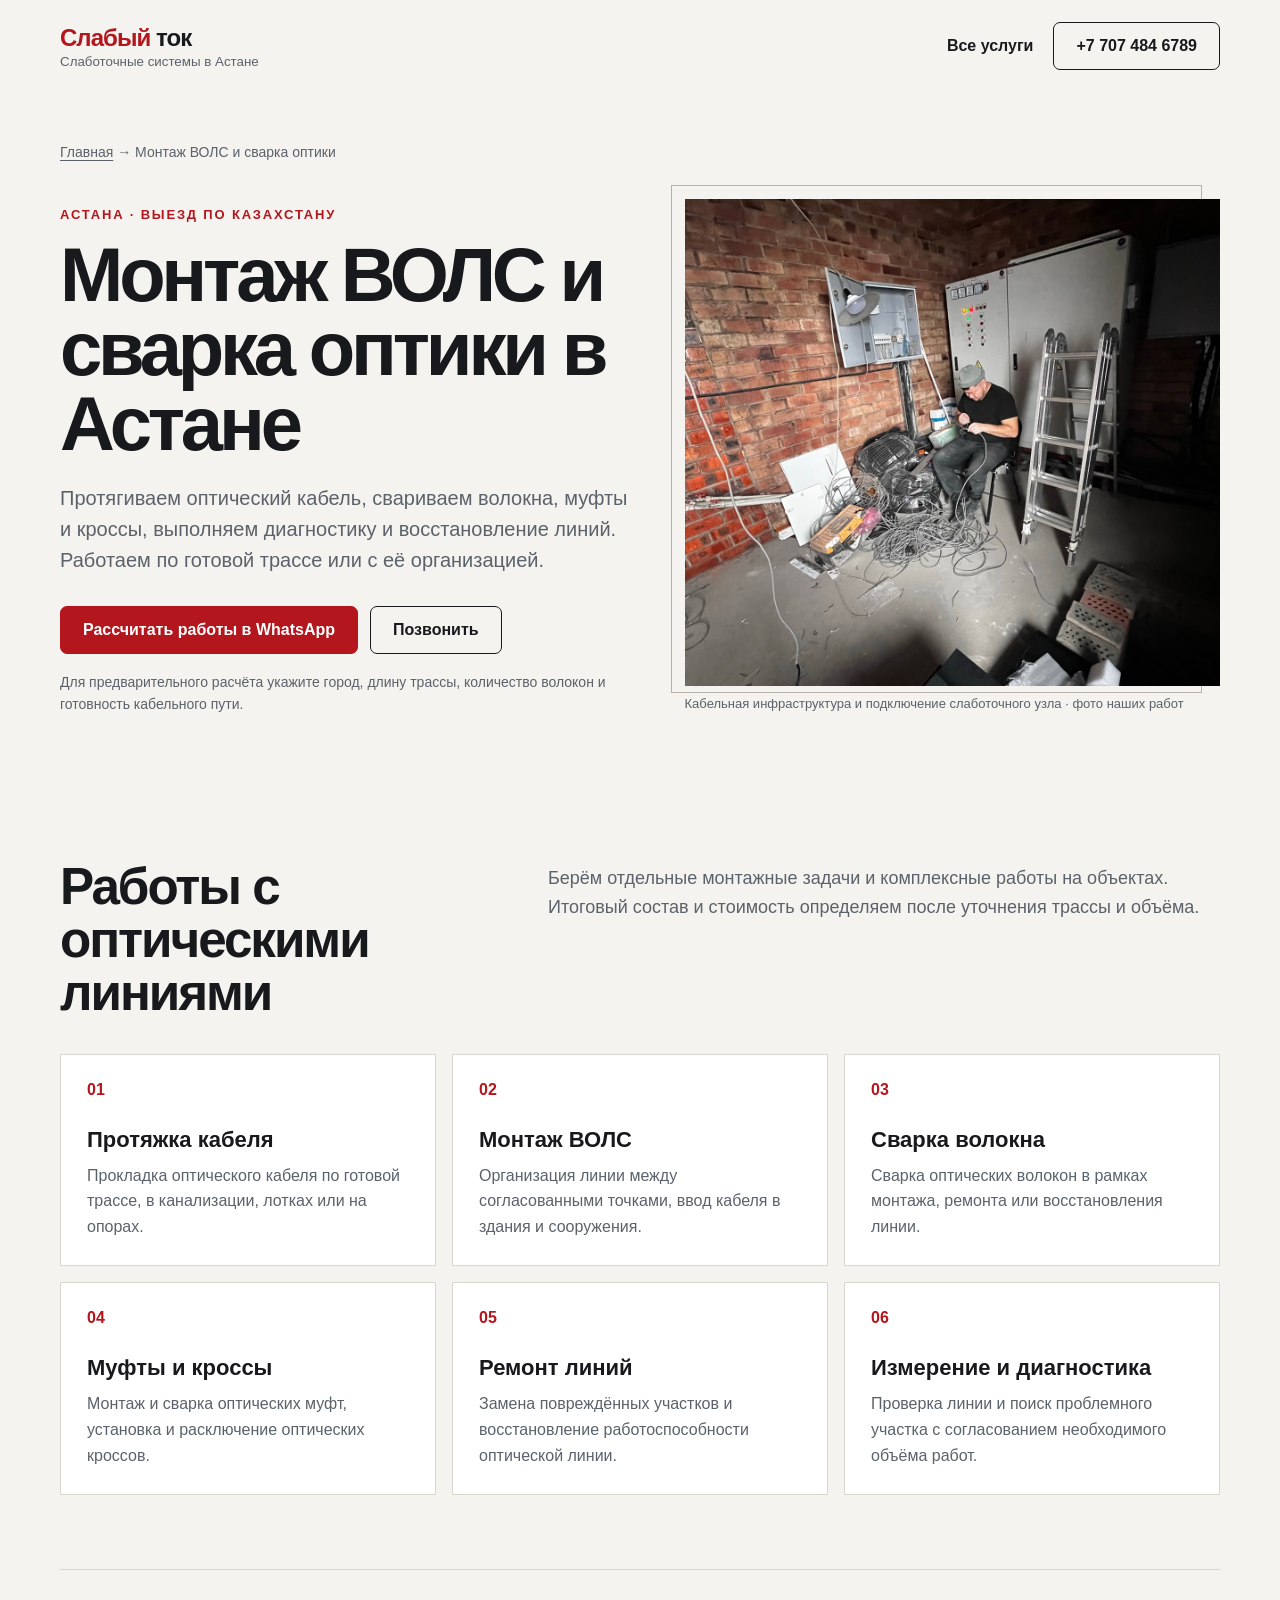
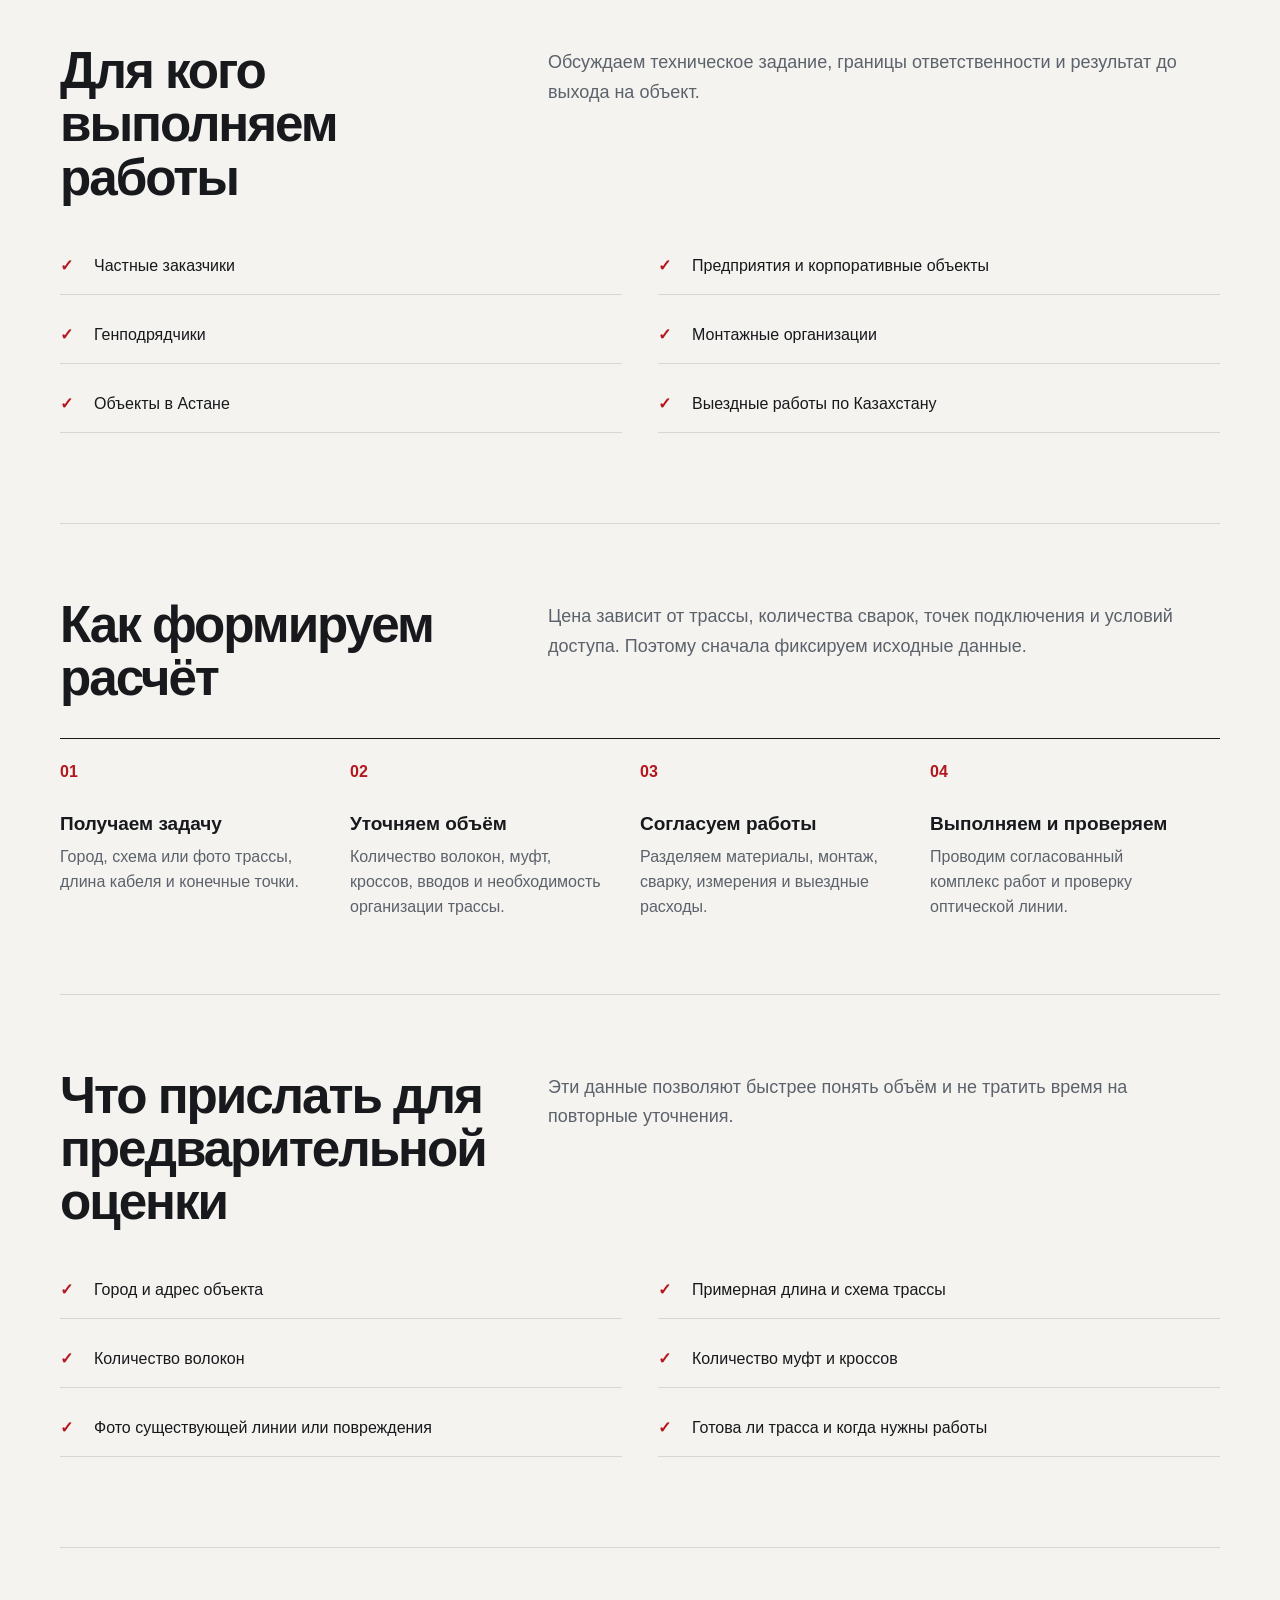
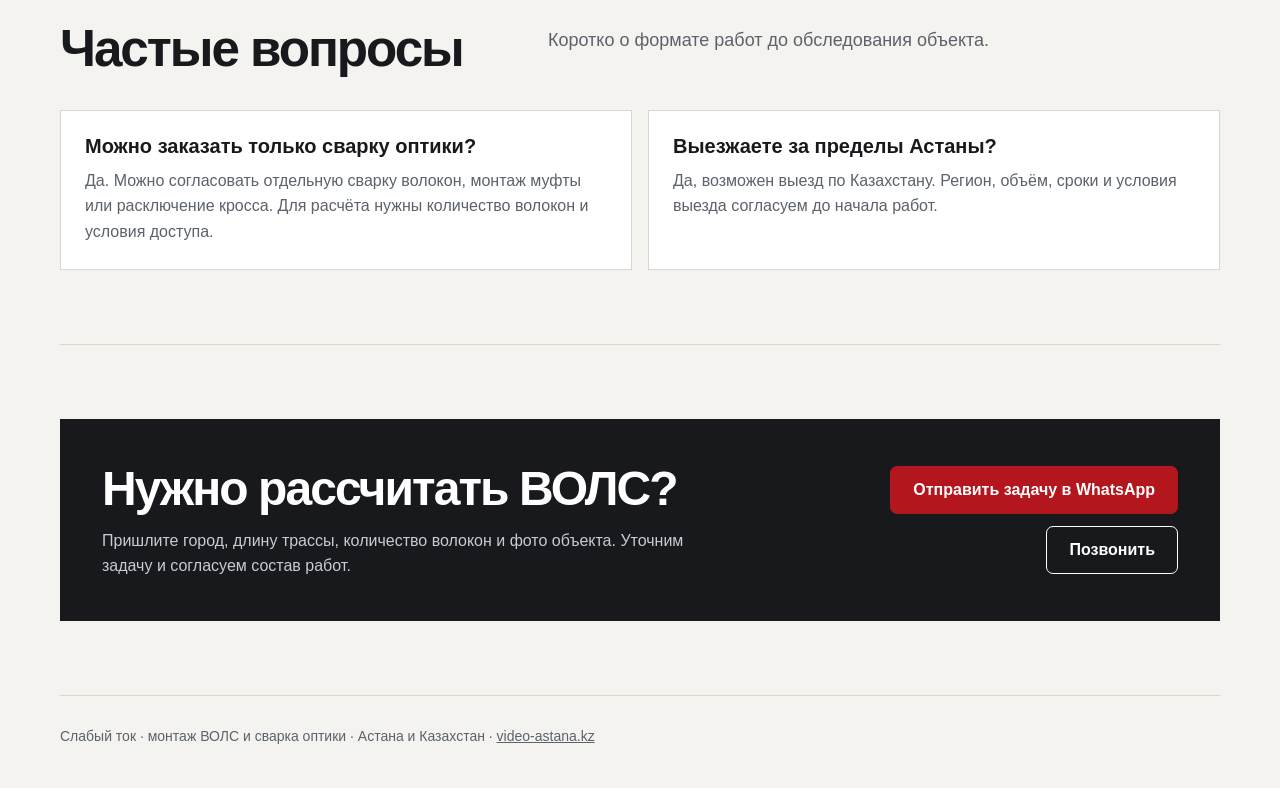
<file: montazh-vols-svarka-optiki-astana/index.html>
<!doctype html>
<html lang="ru-KZ">
  <head>
    <meta charset="UTF-8" />
    <meta name="viewport" content="width=device-width, initial-scale=1.0" />
    <title>Монтаж ВОЛС и сварка оптики в Астане | Слабый ток</title>
    <meta name="description" content="Протяжка оптического кабеля, монтаж ВОЛС, сварка волокон, муфт и кроссов, диагностика и восстановление линий в Астане с выездом по Казахстану." />
    <meta name="robots" content="index, follow, max-image-preview:large" />
    <meta name="theme-color" content="#b3161d" />
    <link rel="canonical" href="https://video-astana.kz/montazh-vols-svarka-optiki-astana/" />
    <link rel="stylesheet" href="/service-page.css" />
    <link rel="preload" as="image" href="/assets/works/low-voltage-server.jpg" />
    <meta property="og:type" content="website" />
    <meta property="og:locale" content="ru_KZ" />
    <meta property="og:site_name" content="Слабый ток" />
    <meta property="og:title" content="Монтаж ВОЛС и сварка оптики в Астане" />
    <meta property="og:description" content="Протяжка кабеля, сварка волокон, муфт и кроссов, диагностика и восстановление оптических линий." />
    <meta property="og:url" content="https://video-astana.kz/montazh-vols-svarka-optiki-astana/" />
    <meta property="og:image" content="https://video-astana.kz/assets/works/low-voltage-server.jpg" />
    <script async src="https://www.googletagmanager.com/gtag/js?id=G-Z25G5227CP"></script>
    <script>
      window.dataLayer=window.dataLayer||[];function gtag(){dataLayer.push(arguments)}
      gtag('js',new Date());gtag('config','G-Z25G5227CP',{'send_page_view':true,'groups':'video_astana'});gtag('config','AW-18455982142');
      function trackPhoneClick(label){gtag('event','phone_click',{'event_category':'contact_intent','event_label':label,'business_unit':'video_astana'});gtag('event','videoastana_phone_click',{'event_category':'contact_intent','event_label':label,'transport_type':'beacon','business_unit':'video_astana'});}
      function volsAttribution(){const params=new URLSearchParams(window.location.search);const current={source:params.get('utm_source'),campaign:params.get('utm_campaign'),content:params.get('utm_content'),term:params.get('utm_term')};try{const hasCurrent=Object.values(current).some(Boolean);if(hasCurrent)sessionStorage.setItem('videoAstanaVolsAttribution',JSON.stringify(current));return hasCurrent?current:JSON.parse(sessionStorage.getItem('videoAstanaVolsAttribution')||'{}')}catch{return current}}
      function openVolsWhatsApp(event,label){const source=volsAttribution();const lines=['Здравствуйте. Нужен расчёт работ по ВОЛС / сварке оптики.','','Город или регион:','Задача: протяжка / сварка / муфты / кроссы / восстановление / измерения','Примерная длина трассы:','Количество волокон, муфт и кроссов:','Трасса: готова / требуется организация','Желаемый срок:',source.source?`Источник: ${source.source==='google'?'Google Ads':source.source}`:null,source.campaign?`Кампания: ${source.campaign}`:null,source.content?`Группа/объявление: ${source.content}`:null,source.term?`Ключевое слово: ${source.term}`:null].filter(Boolean);gtag('event','whatsapp_click',{'event_category':'contact_intent','event_label':label,'business_unit':'video_astana'});gtag('event','videoastana_vols_request_open',{'event_category':'contact_intent','event_label':label,'request_type':'vols','transport_type':'beacon','business_unit':'video_astana'});gtag('event','conversion',{'send_to':'AW-18455982142/9QebCNLnxYkdEL7gv-BE','transport_type':'beacon'});if(typeof ym==='function')ym(109138375,'reachGoal','vols_request_open');event.currentTarget.href=`https://wa.me/77074846789?text=${encodeURIComponent(lines.join('\n'))}`;return true}
    </script>
    <script type="text/javascript">
      (function(m,e,t,r,i,k,a){m[i]=m[i]||function(){(m[i].a=m[i].a||[]).push(arguments)};m[i].l=1*new Date();for(var j=0;j<document.scripts.length;j++){if(document.scripts[j].src===r){return}}k=e.createElement(t),a=e.getElementsByTagName(t)[0],k.async=1,k.src=r,a.parentNode.insertBefore(k,a)})(window,document,'script','https://mc.yandex.ru/metrika/tag.js?id=109138375','ym');
      ym(109138375,'init',{ssr:true,webvisor:true,clickmap:true,accurateTrackBounce:true,trackLinks:true});
    </script>
    <noscript><div><img src="https://mc.yandex.ru/watch/109138375" style="position:absolute;left:-9999px" alt="" /></div></noscript>
    <script type="application/ld+json">
      {"@context":"https://schema.org","@type":"Service","@id":"https://video-astana.kz/montazh-vols-svarka-optiki-astana/#service","name":"Монтаж ВОЛС и сварка оптики","serviceType":"Монтаж волоконно-оптических линий связи и сварка оптического волокна","provider":{"@type":"LocalBusiness","@id":"https://video-astana.kz/#business","name":"Слабый ток","telephone":"+77074846789","url":"https://video-astana.kz/"},"areaServed":[{"@type":"City","name":"Астана"},{"@type":"Country","name":"Казахстан"}],"url":"https://video-astana.kz/montazh-vols-svarka-optiki-astana/"}
    </script>
    <script type="application/ld+json">
      {"@context":"https://schema.org","@type":"BreadcrumbList","itemListElement":[{"@type":"ListItem","position":1,"name":"Главная","item":"https://video-astana.kz/"},{"@type":"ListItem","position":2,"name":"Монтаж ВОЛС и сварка оптики","item":"https://video-astana.kz/montazh-vols-svarka-optiki-astana/"}]}
    </script>
    <script type="application/ld+json">
      {"@context":"https://schema.org","@type":"FAQPage","mainEntity":[{"@type":"Question","name":"Можно заказать только сварку оптического волокна?","acceptedAnswer":{"@type":"Answer","text":"Да. Объём работ может включать отдельную сварку волокон, монтаж муфт или расключение кросса. Для расчёта нужны количество волокон и условия доступа к линии."}},{"@type":"Question","name":"Выезжаете ли вы за пределы Астаны?","acceptedAnswer":{"@type":"Answer","text":"Да, возможен выезд по Казахстану. Регион, объём работ, сроки и условия выезда согласуются до начала работ."}}]}
    </script>
  </head>
  <body>
    <header class="service-header">
      <a class="service-brand" href="/"><strong><span>Слабый</span> ток</strong><small>Слаботочные системы в Астане</small></a>
      <nav class="service-nav" aria-label="Контакты"><a href="/">Все услуги</a><a class="button" href="tel:+77074846789" onclick="trackPhoneClick('vols_header')">+7 707 484 6789</a></nav>
    </header>
    <main class="service-main">
      <section class="service-hero">
        <p class="breadcrumb"><a href="/">Главная</a> → Монтаж ВОЛС и сварка оптики</p>
        <div class="hero-grid">
          <div class="hero-copy">
            <p class="eyebrow">Астана · выезд по Казахстану</p>
            <h1>Монтаж ВОЛС и сварка оптики в Астане</h1>
            <p>Протягиваем оптический кабель, свариваем волокна, муфты и кроссы, выполняем диагностику и восстановление линий. Работаем по готовой трассе или с её организацией.</p>
            <div class="hero-actions"><a class="button button-primary" href="https://wa.me/77074846789" target="_blank" rel="noopener" onclick="return openVolsWhatsApp(event,'vols_hero')">Рассчитать работы в WhatsApp</a><a class="button button-secondary" href="tel:+77074846789" onclick="trackPhoneClick('vols_hero')">Позвонить</a></div>
            <p class="hero-note">Для предварительного расчёта укажите город, длину трассы, количество волокон и готовность кабельного пути.</p>
          </div>
          <figure class="hero-image"><img src="/assets/works/low-voltage-server.jpg" alt="Слаботочный узел при монтаже кабельной инфраструктуры" width="1600" height="900" fetchpriority="high" /><figcaption>Кабельная инфраструктура и подключение слаботочного узла · фото наших работ</figcaption></figure>
        </div>
      </section>

      <section class="service-section">
        <div class="section-head"><h2>Работы с оптическими линиями</h2><p>Берём отдельные монтажные задачи и комплексные работы на объектах. Итоговый состав и стоимость определяем после уточнения трассы и объёма.</p></div>
        <div class="card-grid">
          <article class="card"><span>01</span><h3>Протяжка кабеля</h3><p>Прокладка оптического кабеля по готовой трассе, в канализации, лотках или на опорах.</p></article>
          <article class="card"><span>02</span><h3>Монтаж ВОЛС</h3><p>Организация линии между согласованными точками, ввод кабеля в здания и сооружения.</p></article>
          <article class="card"><span>03</span><h3>Сварка волокна</h3><p>Сварка оптических волокон в рамках монтажа, ремонта или восстановления линии.</p></article>
          <article class="card"><span>04</span><h3>Муфты и кроссы</h3><p>Монтаж и сварка оптических муфт, установка и расключение оптических кроссов.</p></article>
          <article class="card"><span>05</span><h3>Ремонт линий</h3><p>Замена повреждённых участков и восстановление работоспособности оптической линии.</p></article>
          <article class="card"><span>06</span><h3>Измерение и диагностика</h3><p>Проверка линии и поиск проблемного участка с согласованием необходимого объёма работ.</p></article>
        </div>
      </section>

      <section class="service-section">
        <div class="section-head"><h2>Для кого выполняем работы</h2><p>Обсуждаем техническое задание, границы ответственности и результат до выхода на объект.</p></div>
        <ul class="checklist"><li>Частные заказчики</li><li>Предприятия и корпоративные объекты</li><li>Генподрядчики</li><li>Монтажные организации</li><li>Объекты в Астане</li><li>Выездные работы по Казахстану</li></ul>
      </section>

      <section class="service-section">
        <div class="section-head"><h2>Как формируем расчёт</h2><p>Цена зависит от трассы, количества сварок, точек подключения и условий доступа. Поэтому сначала фиксируем исходные данные.</p></div>
        <div class="steps"><article><h3>Получаем задачу</h3><p>Город, схема или фото трассы, длина кабеля и конечные точки.</p></article><article><h3>Уточняем объём</h3><p>Количество волокон, муфт, кроссов, вводов и необходимость организации трассы.</p></article><article><h3>Согласуем работы</h3><p>Разделяем материалы, монтаж, сварку, измерения и выездные расходы.</p></article><article><h3>Выполняем и проверяем</h3><p>Проводим согласованный комплекс работ и проверку оптической линии.</p></article></div>
      </section>

      <section class="service-section">
        <div class="section-head"><h2>Что прислать для предварительной оценки</h2><p>Эти данные позволяют быстрее понять объём и не тратить время на повторные уточнения.</p></div>
        <ul class="checklist"><li>Город и адрес объекта</li><li>Примерная длина и схема трассы</li><li>Количество волокон</li><li>Количество муфт и кроссов</li><li>Фото существующей линии или повреждения</li><li>Готова ли трасса и когда нужны работы</li></ul>
      </section>

      <section class="service-section">
        <div class="section-head"><h2>Частые вопросы</h2><p>Коротко о формате работ до обследования объекта.</p></div>
        <div class="faq"><article><h3>Можно заказать только сварку оптики?</h3><p>Да. Можно согласовать отдельную сварку волокон, монтаж муфты или расключение кросса. Для расчёта нужны количество волокон и условия доступа.</p></article><article><h3>Выезжаете за пределы Астаны?</h3><p>Да, возможен выезд по Казахстану. Регион, объём, сроки и условия выезда согласуем до начала работ.</p></article></div>
      </section>

      <section class="service-section"><div class="cta"><div><h2>Нужно рассчитать ВОЛС?</h2><p>Пришлите город, длину трассы, количество волокон и фото объекта. Уточним задачу и согласуем состав работ.</p></div><div class="hero-actions"><a class="button button-primary" href="https://wa.me/77074846789" target="_blank" rel="noopener" onclick="return openVolsWhatsApp(event,'vols_bottom')">Отправить задачу в WhatsApp</a><a class="button button-secondary" href="tel:+77074846789" onclick="trackPhoneClick('vols_bottom')">Позвонить</a></div></div></section>
    </main>
    <footer class="service-footer">Слабый ток · монтаж ВОЛС и сварка оптики · Астана и Казахстан · <a href="/">video-astana.kz</a></footer>
  </body>
</html>
</file>
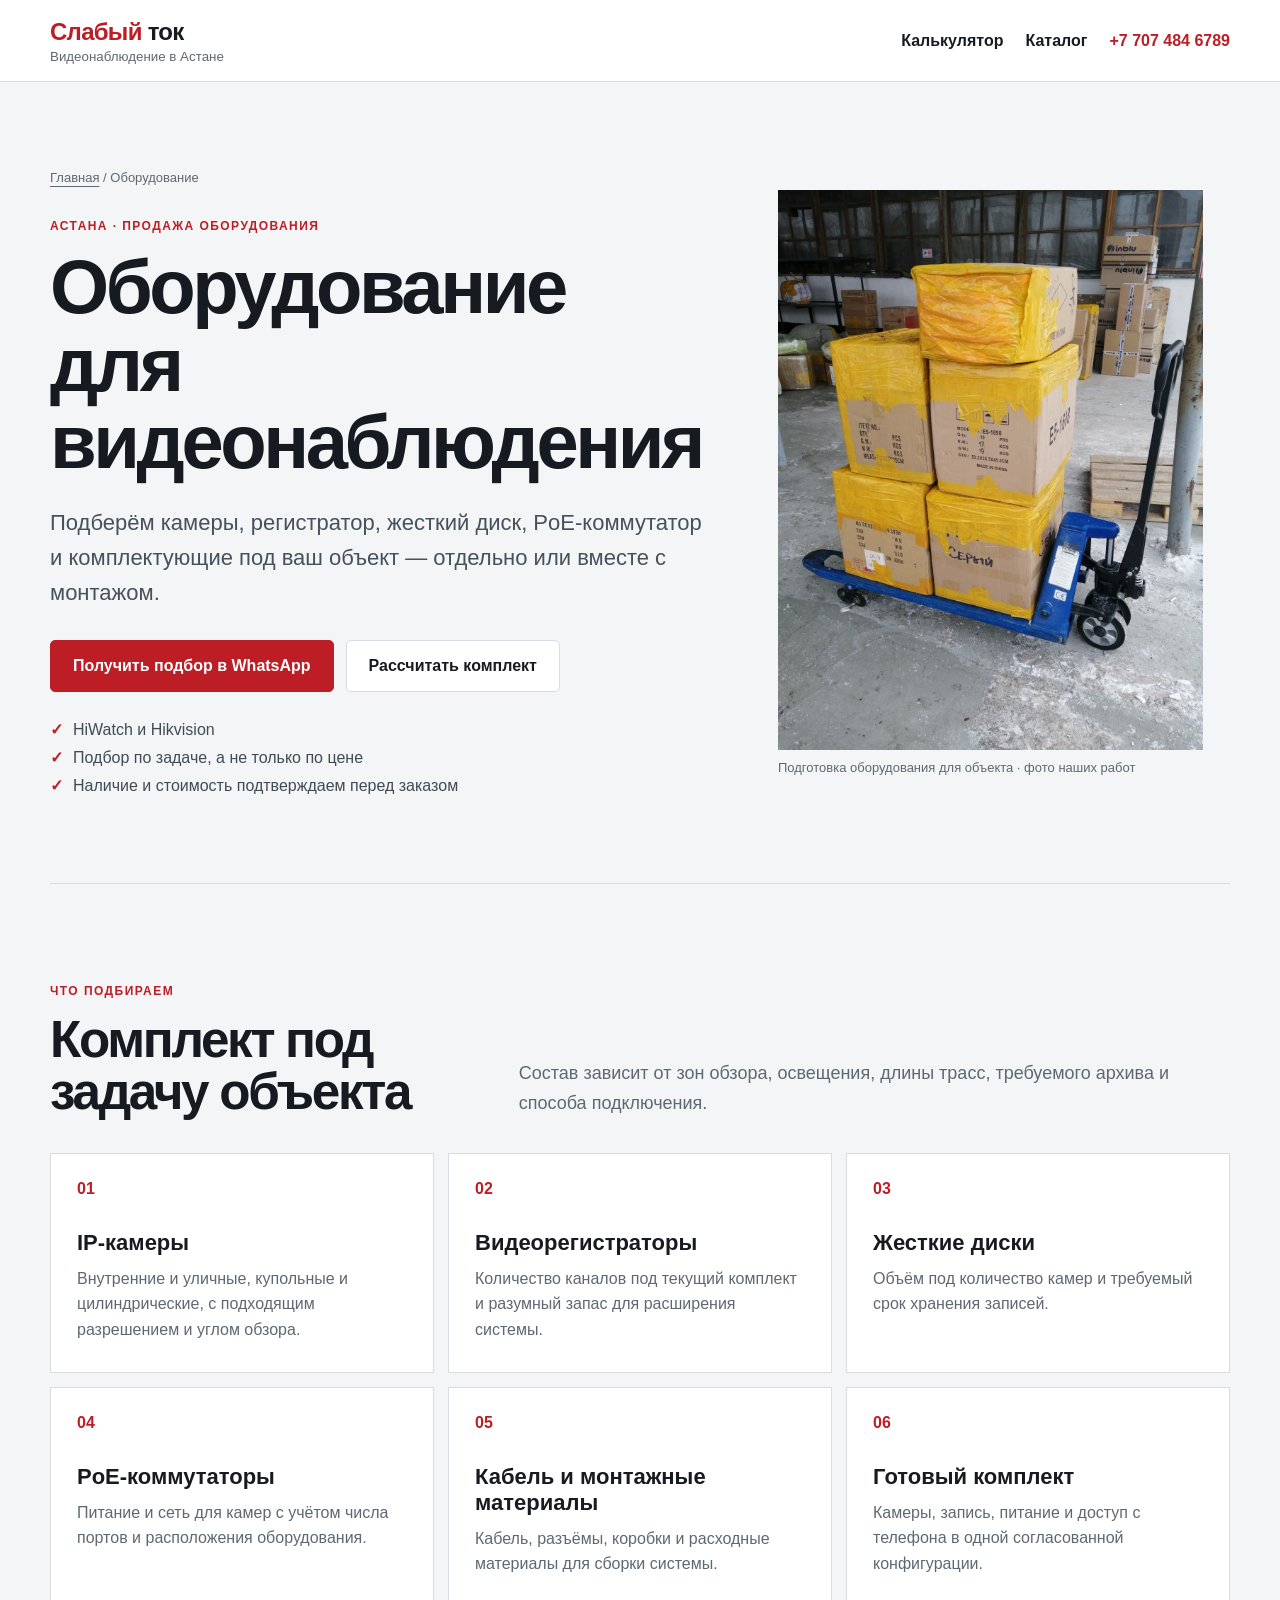
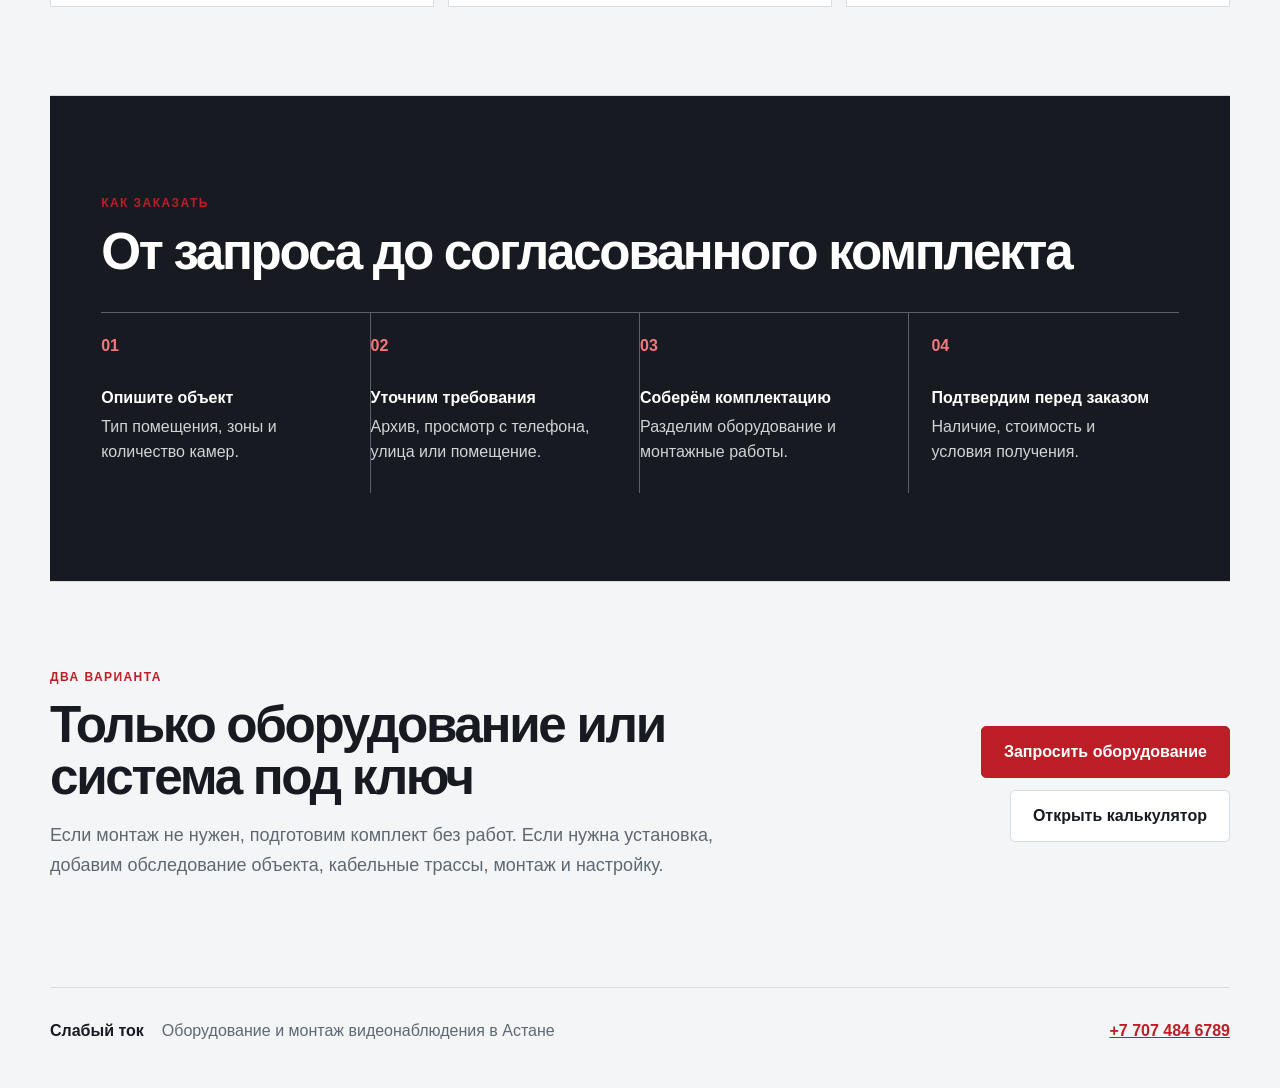
<file: oborudovanie-videonablyudeniya-astana/index.html>
<!doctype html>
<html lang="ru-KZ">
  <head>
    <meta charset="UTF-8" />
    <meta name="viewport" content="width=device-width, initial-scale=1.0" />
    <title>Купить оборудование для видеонаблюдения в Астане | Слабый ток</title>
    <meta name="description" content="Камеры HiWatch и Hikvision, регистраторы, PoE-коммутаторы, жесткие диски и комплектующие для видеонаблюдения в Астане. Подбор комплекта и расчёт в WhatsApp." />
    <meta name="robots" content="index, follow, max-image-preview:large" />
    <meta name="theme-color" content="#171b21" />
    <link rel="canonical" href="https://video-astana.kz/oborudovanie-videonablyudeniya-astana/" />
    <link rel="stylesheet" href="/equipment-page.css" />
    <link rel="preload" as="image" href="/assets/works/equipment-delivery.jpg" />
    <meta property="og:type" content="website" />
    <meta property="og:locale" content="ru_KZ" />
    <meta property="og:site_name" content="Слабый ток" />
    <meta property="og:title" content="Оборудование для видеонаблюдения в Астане" />
    <meta property="og:description" content="Подбор камер, регистраторов, PoE-коммутаторов и дисков под задачу объекта. Наличие и стоимость подтверждаем перед заказом." />
    <meta property="og:url" content="https://video-astana.kz/oborudovanie-videonablyudeniya-astana/" />
    <meta property="og:image" content="https://video-astana.kz/assets/works/equipment-delivery.jpg" />
    <script async src="https://www.googletagmanager.com/gtag/js?id=G-Z25G5227CP"></script>
    <script>
      window.dataLayer = window.dataLayer || [];
      function gtag(){dataLayer.push(arguments);}
      gtag('js', new Date());
      gtag('config', 'G-Z25G5227CP', {'send_page_view': true, 'groups': 'video_astana'});
      gtag('config', 'AW-18455982142');

      function equipmentAttribution() {
        const params = new URLSearchParams(window.location.search);
        const values = {
          source: params.get('utm_source'),
          campaign: params.get('utm_campaign'),
          content: params.get('utm_content'),
          term: params.get('utm_term')
        };
        try {
          const hasCurrent = Object.values(values).some(Boolean);
          if (hasCurrent) sessionStorage.setItem('videoAstanaEquipmentAttribution', JSON.stringify(values));
          return hasCurrent ? values : JSON.parse(sessionStorage.getItem('videoAstanaEquipmentAttribution') || '{}');
        } catch {
          return values;
        }
      }

      function openEquipmentWhatsApp(label) {
        const source = equipmentAttribution();
        const lines = [
          'Здравствуйте. Хочу купить оборудование для видеонаблюдения.',
          '',
          'Город: Астана',
          'Нужно подобрать: камеры / регистратор / диск / PoE / комплектующие',
          '',
          source.source ? `Источник: ${source.source === 'google' ? 'Google Ads' : source.source}` : null,
          source.campaign ? `Кампания: ${source.campaign}` : null,
          source.content ? `Группа/объявление: ${source.content}` : null,
          source.term ? `Ключевое слово: ${source.term}` : null
        ].filter(Boolean);
        gtag('event', 'videoastana_equipment_request_open', {
          event_category: 'contact_intent',
          event_label: label,
          request_type: 'equipment',
          transport_type: 'beacon',
          business_unit: 'video_astana'
        });
        gtag('event', 'conversion', {
          send_to: 'AW-18455982142/CqNpCKahyokdEL7gv-BE',
          transport_type: 'beacon'
        });
        window.location.href = `https://wa.me/77074846789?text=${encodeURIComponent(lines.join('\n'))}`;
      }
    </script>
    <script type="text/javascript">
      (function(m,e,t,r,i,k,a){
        m[i]=m[i]||function(){(m[i].a=m[i].a||[]).push(arguments)};
        m[i].l=1*new Date();
        for (var j=0;j<document.scripts.length;j++){if(document.scripts[j].src===r){return;}}
        k=e.createElement(t),a=e.getElementsByTagName(t)[0],k.async=1,k.src=r,a.parentNode.insertBefore(k,a)
      })(window,document,'script','https://mc.yandex.ru/metrika/tag.js?id=109138375','ym');
      ym(109138375,'init',{ssr:true,webvisor:true,clickmap:true,accurateTrackBounce:true,trackLinks:true});
    </script>
    <noscript><div><img src="https://mc.yandex.ru/watch/109138375" class="counter-pixel" alt="" /></div></noscript>
    <script type="application/ld+json">
      {
        "@context": "https://schema.org",
        "@type": "CollectionPage",
        "@id": "https://video-astana.kz/oborudovanie-videonablyudeniya-astana/#page",
        "url": "https://video-astana.kz/oborudovanie-videonablyudeniya-astana/",
        "name": "Оборудование для видеонаблюдения в Астане",
        "description": "Подбор камер, регистраторов, PoE-коммутаторов, жестких дисков и комплектующих для системы видеонаблюдения.",
        "isPartOf": {"@id": "https://video-astana.kz/#website"},
        "about": {"@id": "https://video-astana.kz/#business"},
        "inLanguage": "ru-KZ"
      }
    </script>
    <script type="application/ld+json">
      {
        "@context": "https://schema.org",
        "@type": "BreadcrumbList",
        "itemListElement": [
          {"@type": "ListItem", "position": 1, "name": "Главная", "item": "https://video-astana.kz/"},
          {"@type": "ListItem", "position": 2, "name": "Оборудование", "item": "https://video-astana.kz/oborudovanie-videonablyudeniya-astana/"}
        ]
      }
    </script>
    <script type="application/ld+json">
      {
        "@context": "https://schema.org",
        "@type": "FAQPage",
        "mainEntity": [
          {
            "@type": "Question",
            "name": "Можно купить оборудование без монтажа?",
            "acceptedAnswer": {"@type": "Answer", "text": "Да. Можно запросить отдельные камеры и комплектующие либо подобрать полный комплект без монтажных работ. Наличие и стоимость подтверждаем перед заказом."}
          },
          {
            "@type": "Question",
            "name": "Что нужно для подбора комплекта?",
            "acceptedAnswer": {"@type": "Answer", "text": "Укажите тип объекта, количество зон наблюдения, условия внутри или на улице, требуемый архив и нужен ли просмотр с телефона."}
          }
        ]
      }
    </script>
  </head>
  <body>
    <header class="equipment-header">
      <a class="brand" href="/" aria-label="Слабый ток — главная"><strong><span>Слабый</span> ток</strong><small>Видеонаблюдение в Астане</small></a>
      <nav aria-label="Навигация">
        <a href="/#prices">Калькулятор</a>
        <a href="/#catalog">Каталог</a>
        <a class="header-phone" href="tel:+77074846789" onclick="gtag('event','videoastana_phone_click',{event_category:'contact_intent',event_label:'equipment_header',business_unit:'video_astana'})">+7 707 484 6789</a>
      </nav>
    </header>

    <main>
      <section class="equipment-hero">
        <div class="hero-copy">
          <p class="breadcrumb"><a href="/">Главная</a> / Оборудование</p>
          <p class="eyebrow">Астана · продажа оборудования</p>
          <h1>Оборудование для видеонаблюдения</h1>
          <p class="hero-lead">Подберём камеры, регистратор, жесткий диск, PoE-коммутатор и комплектующие под ваш объект — отдельно или вместе с монтажом.</p>
          <div class="hero-actions">
            <button class="button primary" type="button" onclick="openEquipmentWhatsApp('equipment_hero')">Получить подбор в WhatsApp</button>
            <a class="button secondary" href="/#prices">Рассчитать комплект</a>
          </div>
          <ul class="trust-list">
            <li>HiWatch и Hikvision</li>
            <li>Подбор по задаче, а не только по цене</li>
            <li>Наличие и стоимость подтверждаем перед заказом</li>
          </ul>
        </div>
        <figure>
          <img src="/assets/works/equipment-delivery.jpg" width="1600" height="900" alt="Оборудование для системы видеонаблюдения" />
          <figcaption>Подготовка оборудования для объекта · фото наших работ</figcaption>
        </figure>
      </section>

      <section class="equipment-section" aria-labelledby="categories-title">
        <div class="section-head">
          <p class="eyebrow">Что подбираем</p>
          <h2 id="categories-title">Комплект под задачу объекта</h2>
          <p>Состав зависит от зон обзора, освещения, длины трасс, требуемого архива и способа подключения.</p>
        </div>
        <div class="category-grid">
          <article><span>01</span><h3>IP-камеры</h3><p>Внутренние и уличные, купольные и цилиндрические, с подходящим разрешением и углом обзора.</p></article>
          <article><span>02</span><h3>Видеорегистраторы</h3><p>Количество каналов под текущий комплект и разумный запас для расширения системы.</p></article>
          <article><span>03</span><h3>Жесткие диски</h3><p>Объём под количество камер и требуемый срок хранения записей.</p></article>
          <article><span>04</span><h3>PoE-коммутаторы</h3><p>Питание и сеть для камер с учётом числа портов и расположения оборудования.</p></article>
          <article><span>05</span><h3>Кабель и монтажные материалы</h3><p>Кабель, разъёмы, коробки и расходные материалы для сборки системы.</p></article>
          <article><span>06</span><h3>Готовый комплект</h3><p>Камеры, запись, питание и доступ с телефона в одной согласованной конфигурации.</p></article>
        </div>
      </section>

      <section class="equipment-section process-section" aria-labelledby="process-title">
        <div class="section-head">
          <p class="eyebrow">Как заказать</p>
          <h2 id="process-title">От запроса до согласованного комплекта</h2>
        </div>
        <ol class="process-list">
          <li><strong>Опишите объект</strong><span>Тип помещения, зоны и количество камер.</span></li>
          <li><strong>Уточним требования</strong><span>Архив, просмотр с телефона, улица или помещение.</span></li>
          <li><strong>Соберём комплектацию</strong><span>Разделим оборудование и монтажные работы.</span></li>
          <li><strong>Подтвердим перед заказом</strong><span>Наличие, стоимость и условия получения.</span></li>
        </ol>
      </section>

      <section class="equipment-section split-cta">
        <div>
          <p class="eyebrow">Два варианта</p>
          <h2>Только оборудование или система под ключ</h2>
          <p>Если монтаж не нужен, подготовим комплект без работ. Если нужна установка, добавим обследование объекта, кабельные трассы, монтаж и настройку.</p>
        </div>
        <div class="cta-actions">
          <button class="button primary" type="button" onclick="openEquipmentWhatsApp('equipment_bottom')">Запросить оборудование</button>
          <a class="button secondary" href="/#prices">Открыть калькулятор</a>
        </div>
      </section>
    </main>

    <footer>
      <strong>Слабый ток</strong>
      <span>Оборудование и монтаж видеонаблюдения в Астане</span>
      <a href="tel:+77074846789">+7 707 484 6789</a>
    </footer>
  </body>
</html>
</file>
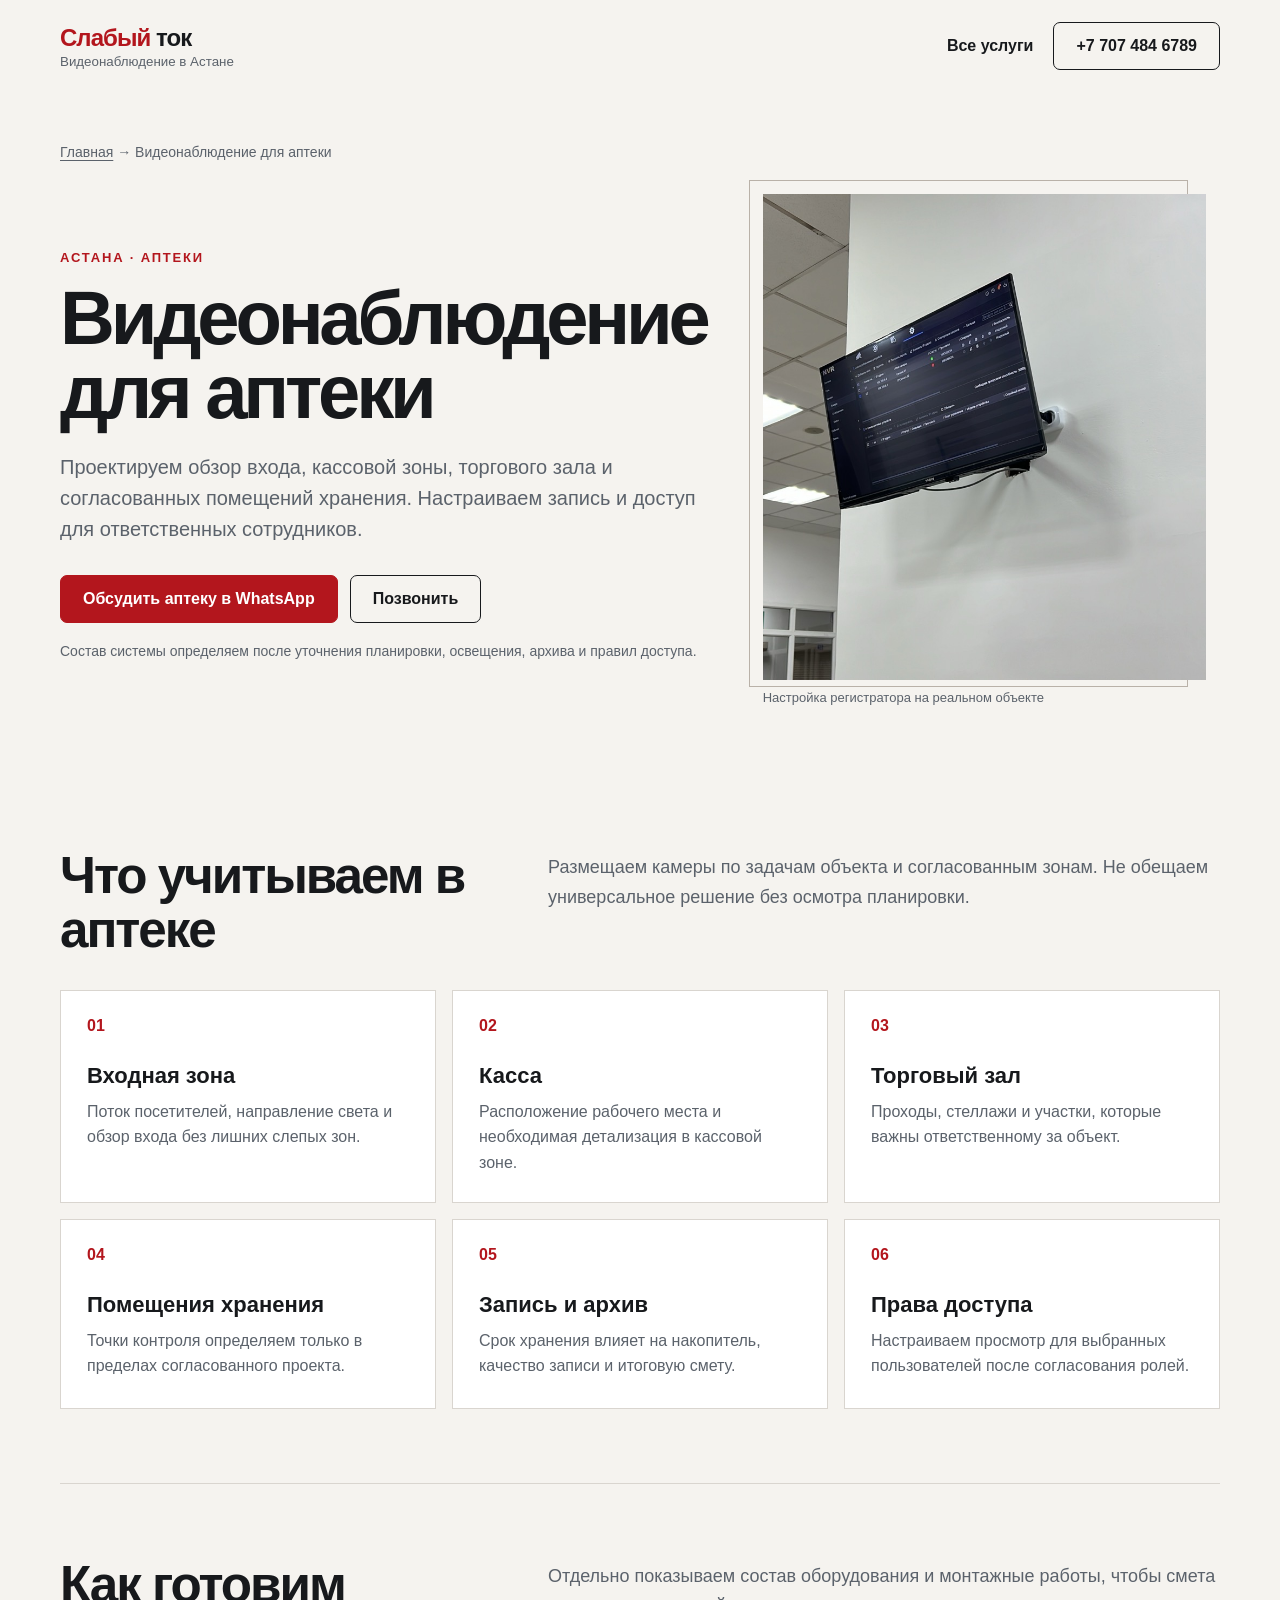
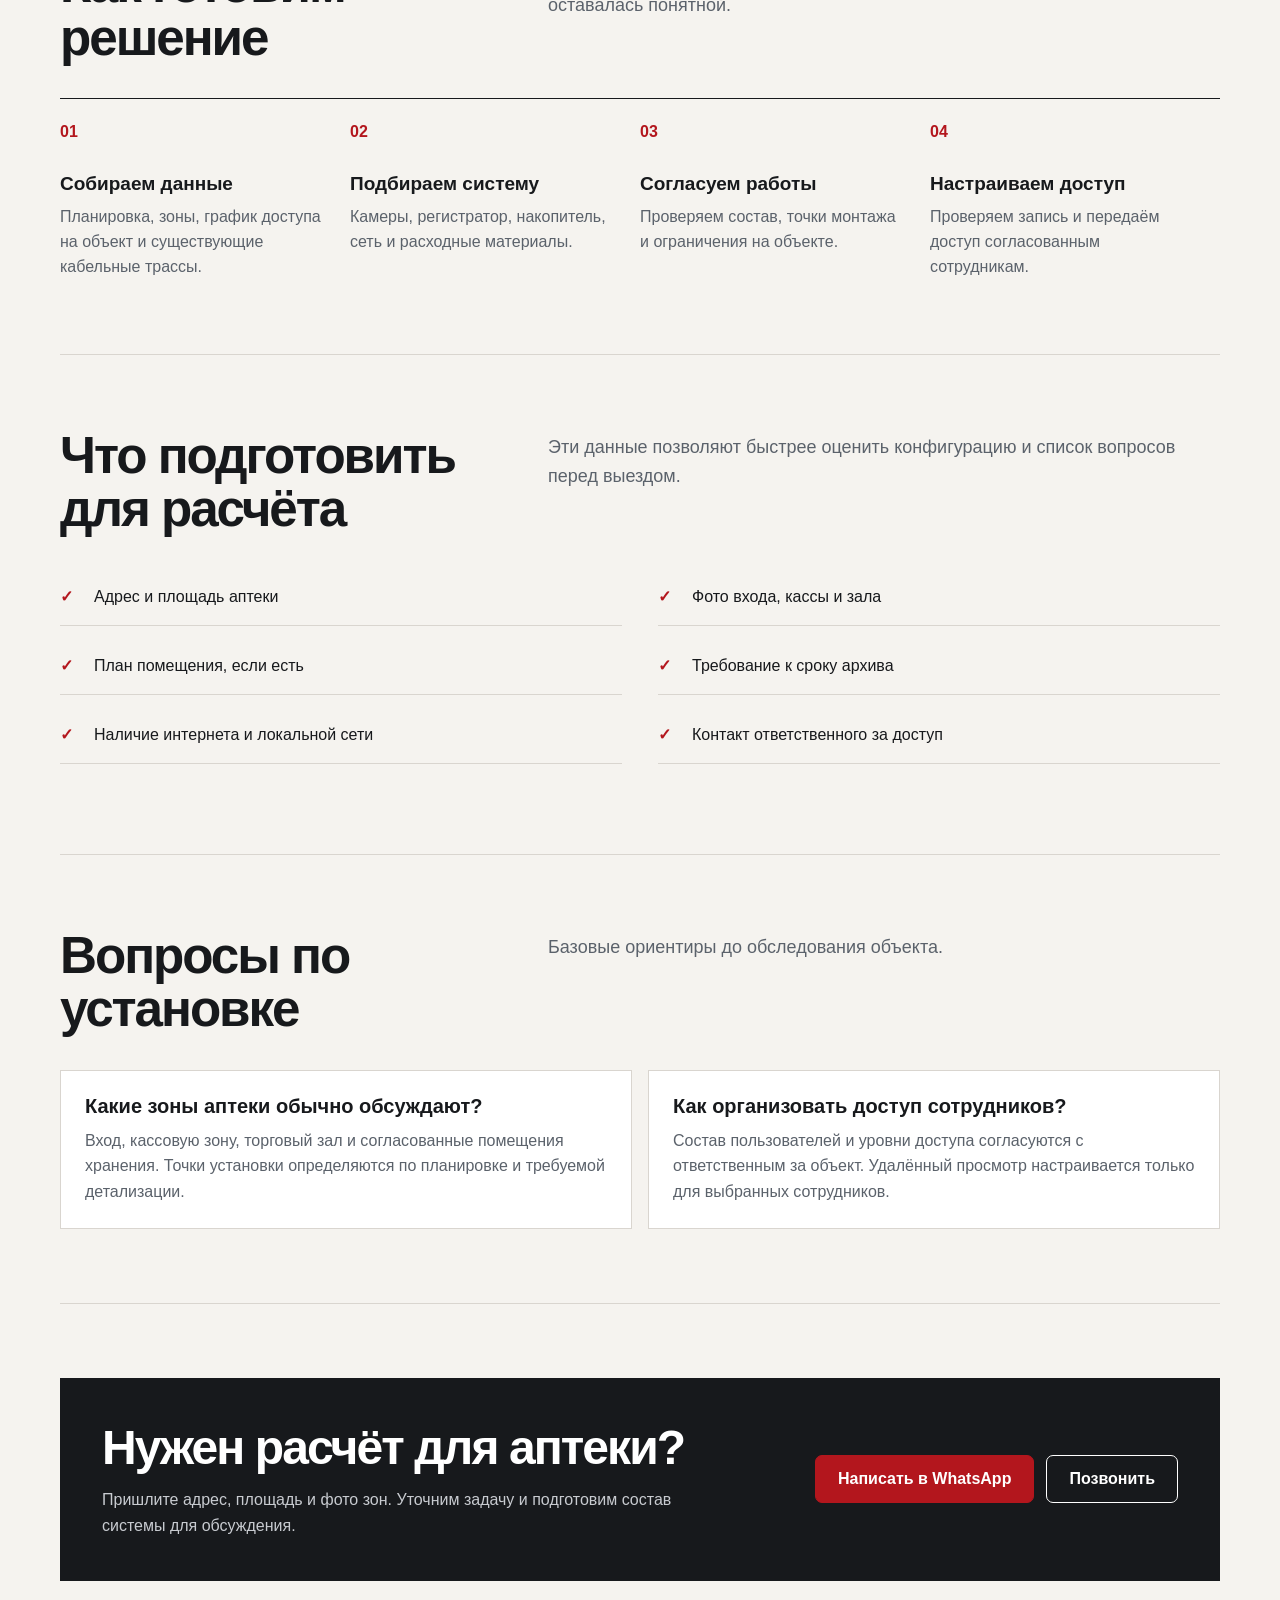
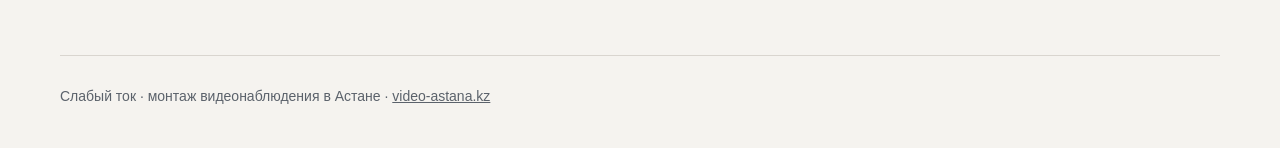
<file: videonablyudenie-dlya-apteki-astana/index.html>
<!doctype html>
<html lang="ru-KZ">
  <head>
    <meta charset="UTF-8" />
    <meta name="viewport" content="width=device-width, initial-scale=1.0" />
    <title>Видеонаблюдение для аптеки в Астане — установка камер</title>
    <meta name="description" content="Установка видеонаблюдения в аптеке в Астане: вход, кассовая зона и помещения хранения. Подбор камер, монтаж, запись и настройка доступа для сотрудников." />
    <meta name="robots" content="index, follow, max-image-preview:large" />
    <meta name="theme-color" content="#b3161d" />
    <link rel="canonical" href="https://video-astana.kz/videonablyudenie-dlya-apteki-astana/" />
    <link rel="stylesheet" href="/service-page.css" />
    <link rel="preload" as="image" href="/assets/works/nvr-setup.jpg" />
    <meta property="og:type" content="website" />
    <meta property="og:locale" content="ru_KZ" />
    <meta property="og:site_name" content="Слабый ток" />
    <meta property="og:title" content="Видеонаблюдение для аптеки в Астане" />
    <meta property="og:description" content="Камеры для входа, кассовой зоны и помещений хранения. Подбор, монтаж, запись и настройка доступа." />
    <meta property="og:url" content="https://video-astana.kz/videonablyudenie-dlya-apteki-astana/" />
    <meta property="og:image" content="https://video-astana.kz/assets/works/nvr-setup.jpg" />
    <meta property="og:image:width" content="1600" />
    <meta property="og:image:height" content="900" />
    <script async src="https://www.googletagmanager.com/gtag/js?id=G-Z25G5227CP"></script>
    <script>
      window.dataLayer=window.dataLayer||[];function gtag(){dataLayer.push(arguments)}
      gtag('js',new Date());gtag('config','G-Z25G5227CP',{'send_page_view':true,'groups':'video_astana'});gtag('config','AW-18455982142');
      function trackPhoneClick(label){gtag('event','phone_click',{'event_category':'contact_intent','event_label':label,'business_unit':'video_astana'});gtag('event','videoastana_phone_click',{'event_category':'contact_intent','event_label':label,'transport_type':'beacon','business_unit':'video_astana'});}
      function trackWhatsAppClick(label){gtag('event','whatsapp_click',{'event_category':'contact_intent','event_label':label,'business_unit':'video_astana'});gtag('event','videoastana_whatsapp_click',{'event_category':'contact_intent','event_label':label,'transport_type':'beacon','business_unit':'video_astana'});gtag('event','conversion',{'send_to':'AW-18455982142/9QebCNLnxYkdEL7gv-BE','transport_type':'beacon'});}
    </script>
    <script type="application/ld+json">
      {"@context":"https://schema.org","@type":"Service","@id":"https://video-astana.kz/videonablyudenie-dlya-apteki-astana/#service","name":"Установка видеонаблюдения для аптеки в Астане","serviceType":"Монтаж камер видеонаблюдения в аптеке","provider":{"@type":"LocalBusiness","@id":"https://video-astana.kz/#business","name":"Слабый ток","telephone":"+77074846789","url":"https://video-astana.kz/"},"areaServed":{"@type":"City","name":"Астана"},"url":"https://video-astana.kz/videonablyudenie-dlya-apteki-astana/"}
    </script>
    <script type="application/ld+json">
      {"@context":"https://schema.org","@type":"BreadcrumbList","itemListElement":[{"@type":"ListItem","position":1,"name":"Главная","item":"https://video-astana.kz/"},{"@type":"ListItem","position":2,"name":"Видеонаблюдение для аптеки","item":"https://video-astana.kz/videonablyudenie-dlya-apteki-astana/"}]}
    </script>
    <script type="application/ld+json">
      {"@context":"https://schema.org","@type":"FAQPage","mainEntity":[{"@type":"Question","name":"Какие зоны аптеки обычно обсуждают перед монтажом?","acceptedAnswer":{"@type":"Answer","text":"Обычно рассматривают вход, кассовую зону, торговый зал и согласованные помещения хранения. Точки установки определяют по планировке и требуемой детализации."}},{"@type":"Question","name":"Как организовать доступ сотрудников к камерам?","acceptedAnswer":{"@type":"Answer","text":"Состав пользователей и уровни доступа согласуют с ответственным за объект. Удалённый просмотр настраивают только для выбранных сотрудников."}}]}
    </script>
  </head>
  <body>
    <header class="service-header">
      <a class="service-brand" href="/"><strong><span>Слабый</span> ток</strong><small>Видеонаблюдение в Астане</small></a>
      <nav class="service-nav" aria-label="Контакты"><a href="/">Все услуги</a><a class="button" href="tel:+77074846789" onclick="trackPhoneClick('pharmacy_header')">+7 707 484 6789</a></nav>
    </header>
    <main class="service-main">
      <section class="service-hero">
        <p class="breadcrumb"><a href="/">Главная</a> → Видеонаблюдение для аптеки</p>
        <div class="hero-grid">
          <div class="hero-copy">
            <p class="eyebrow">Астана · аптеки</p>
            <h1>Видеонаблюдение для аптеки</h1>
            <p>Проектируем обзор входа, кассовой зоны, торгового зала и согласованных помещений хранения. Настраиваем запись и доступ для ответственных сотрудников.</p>
            <div class="hero-actions"><a class="button button-primary" href="https://wa.me/77074846789?text=Здравствуйте!%20Нужен%20расчёт%20видеонаблюдения%20для%20аптеки%20в%20Астане." target="_blank" rel="noopener" onclick="trackWhatsAppClick('pharmacy_hero')">Обсудить аптеку в WhatsApp</a><a class="button button-secondary" href="tel:+77074846789" onclick="trackPhoneClick('pharmacy_hero')">Позвонить</a></div>
            <p class="hero-note">Состав системы определяем после уточнения планировки, освещения, архива и правил доступа.</p>
          </div>
          <figure class="hero-image"><img src="/assets/works/nvr-setup.jpg" alt="Настройка регистратора для системы видеонаблюдения" width="1600" height="900" fetchpriority="high" /><figcaption>Настройка регистратора на реальном объекте</figcaption></figure>
        </div>
      </section>
      <section class="service-section">
        <div class="section-head"><h2>Что учитываем в аптеке</h2><p>Размещаем камеры по задачам объекта и согласованным зонам. Не обещаем универсальное решение без осмотра планировки.</p></div>
        <div class="card-grid"><article class="card"><span>01</span><h3>Входная зона</h3><p>Поток посетителей, направление света и обзор входа без лишних слепых зон.</p></article><article class="card"><span>02</span><h3>Касса</h3><p>Расположение рабочего места и необходимая детализация в кассовой зоне.</p></article><article class="card"><span>03</span><h3>Торговый зал</h3><p>Проходы, стеллажи и участки, которые важны ответственному за объект.</p></article><article class="card"><span>04</span><h3>Помещения хранения</h3><p>Точки контроля определяем только в пределах согласованного проекта.</p></article><article class="card"><span>05</span><h3>Запись и архив</h3><p>Срок хранения влияет на накопитель, качество записи и итоговую смету.</p></article><article class="card"><span>06</span><h3>Права доступа</h3><p>Настраиваем просмотр для выбранных пользователей после согласования ролей.</p></article></div>
      </section>
      <section class="service-section">
        <div class="section-head"><h2>Как готовим решение</h2><p>Отдельно показываем состав оборудования и монтажные работы, чтобы смета оставалась понятной.</p></div>
        <div class="steps"><article><h3>Собираем данные</h3><p>Планировка, зоны, график доступа на объект и существующие кабельные трассы.</p></article><article><h3>Подбираем систему</h3><p>Камеры, регистратор, накопитель, сеть и расходные материалы.</p></article><article><h3>Согласуем работы</h3><p>Проверяем состав, точки монтажа и ограничения на объекте.</p></article><article><h3>Настраиваем доступ</h3><p>Проверяем запись и передаём доступ согласованным сотрудникам.</p></article></div>
      </section>
      <section class="service-section">
        <div class="section-head"><h2>Что подготовить для расчёта</h2><p>Эти данные позволяют быстрее оценить конфигурацию и список вопросов перед выездом.</p></div>
        <ul class="checklist"><li>Адрес и площадь аптеки</li><li>Фото входа, кассы и зала</li><li>План помещения, если есть</li><li>Требование к сроку архива</li><li>Наличие интернета и локальной сети</li><li>Контакт ответственного за доступ</li></ul>
      </section>
      <section class="service-section">
        <div class="section-head"><h2>Вопросы по установке</h2><p>Базовые ориентиры до обследования объекта.</p></div>
        <div class="faq"><article><h3>Какие зоны аптеки обычно обсуждают?</h3><p>Вход, кассовую зону, торговый зал и согласованные помещения хранения. Точки установки определяются по планировке и требуемой детализации.</p></article><article><h3>Как организовать доступ сотрудников?</h3><p>Состав пользователей и уровни доступа согласуются с ответственным за объект. Удалённый просмотр настраивается только для выбранных сотрудников.</p></article></div>
      </section>
      <section class="service-section"><div class="cta"><div><h2>Нужен расчёт для аптеки?</h2><p>Пришлите адрес, площадь и фото зон. Уточним задачу и подготовим состав системы для обсуждения.</p></div><div class="hero-actions"><a class="button button-primary" href="https://wa.me/77074846789?text=Здравствуйте!%20Нужен%20расчёт%20видеонаблюдения%20для%20аптеки%20в%20Астане." target="_blank" rel="noopener" onclick="trackWhatsAppClick('pharmacy_bottom')">Написать в WhatsApp</a><a class="button button-secondary" href="tel:+77074846789" onclick="trackPhoneClick('pharmacy_bottom')">Позвонить</a></div></div></section>
    </main>
    <footer class="service-footer">Слабый ток · монтаж видеонаблюдения в Астане · <a href="/">video-astana.kz</a></footer>
  </body>
</html>
</file>
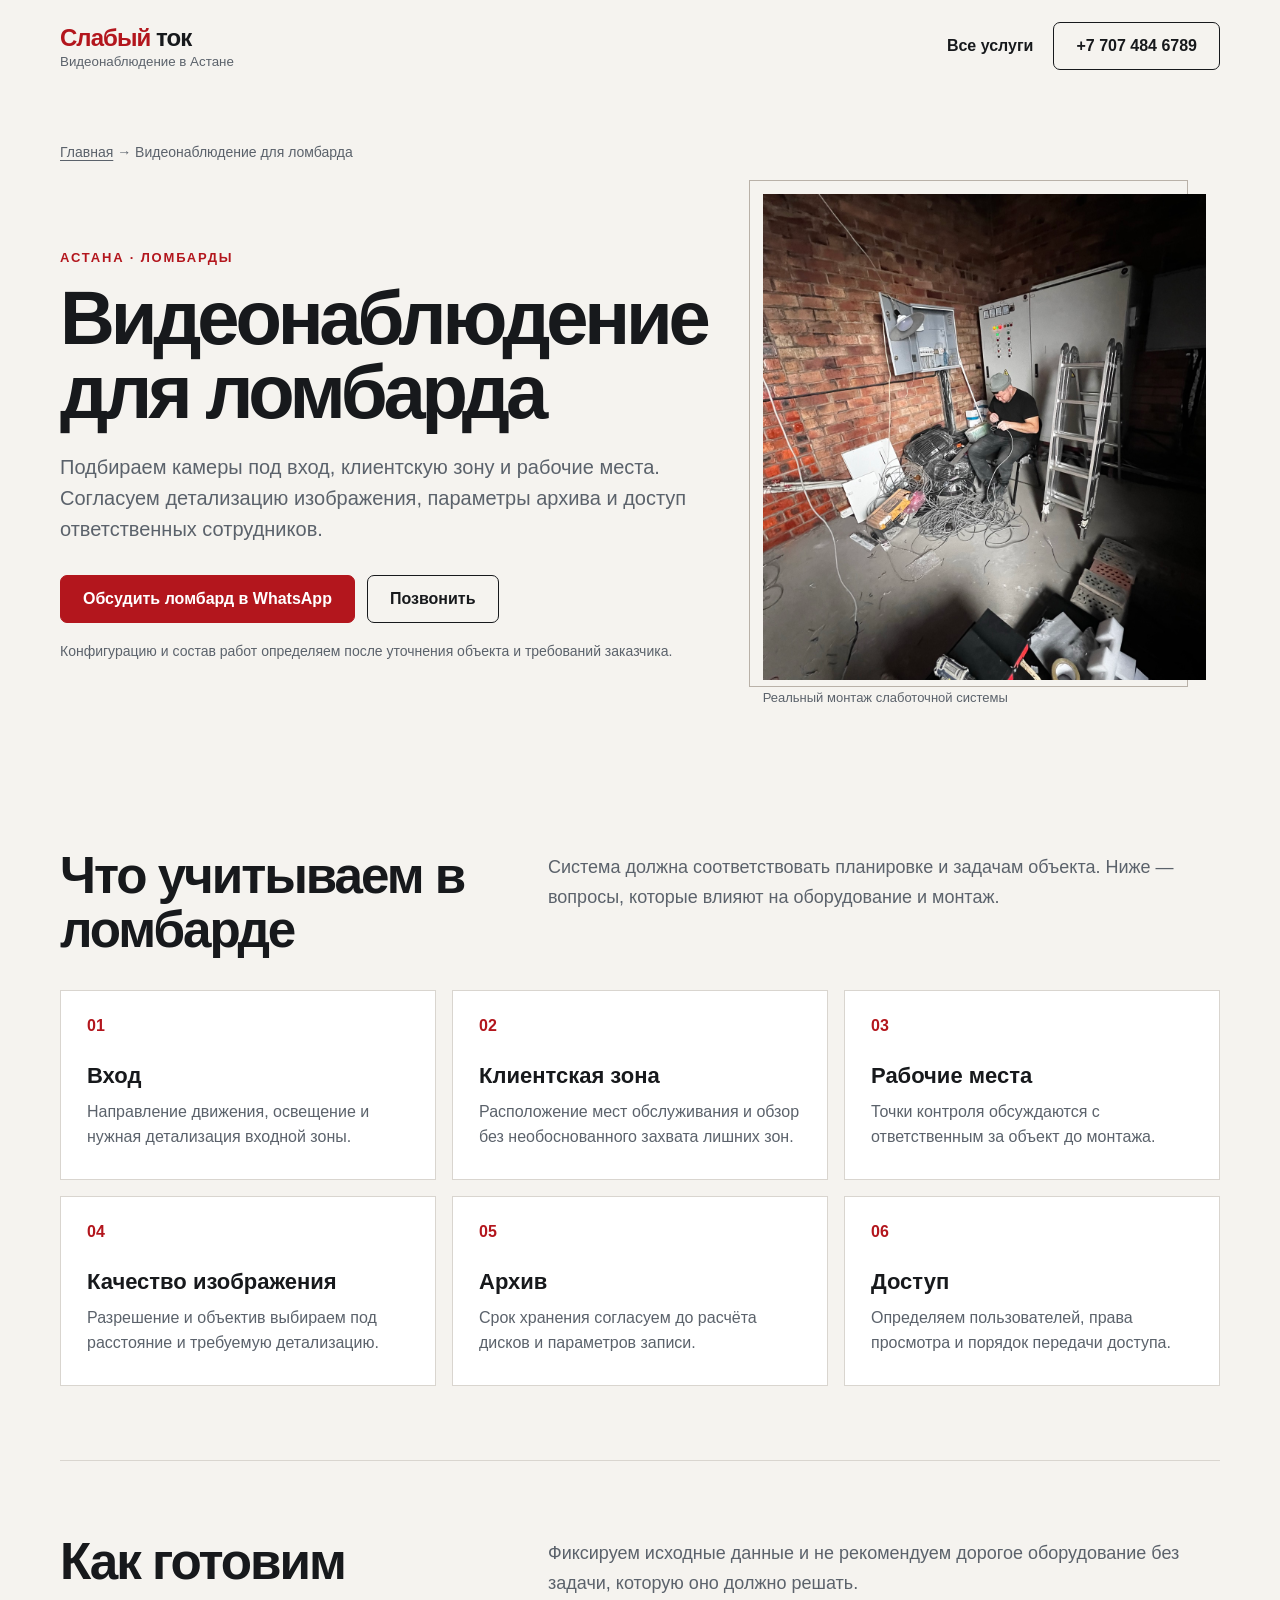
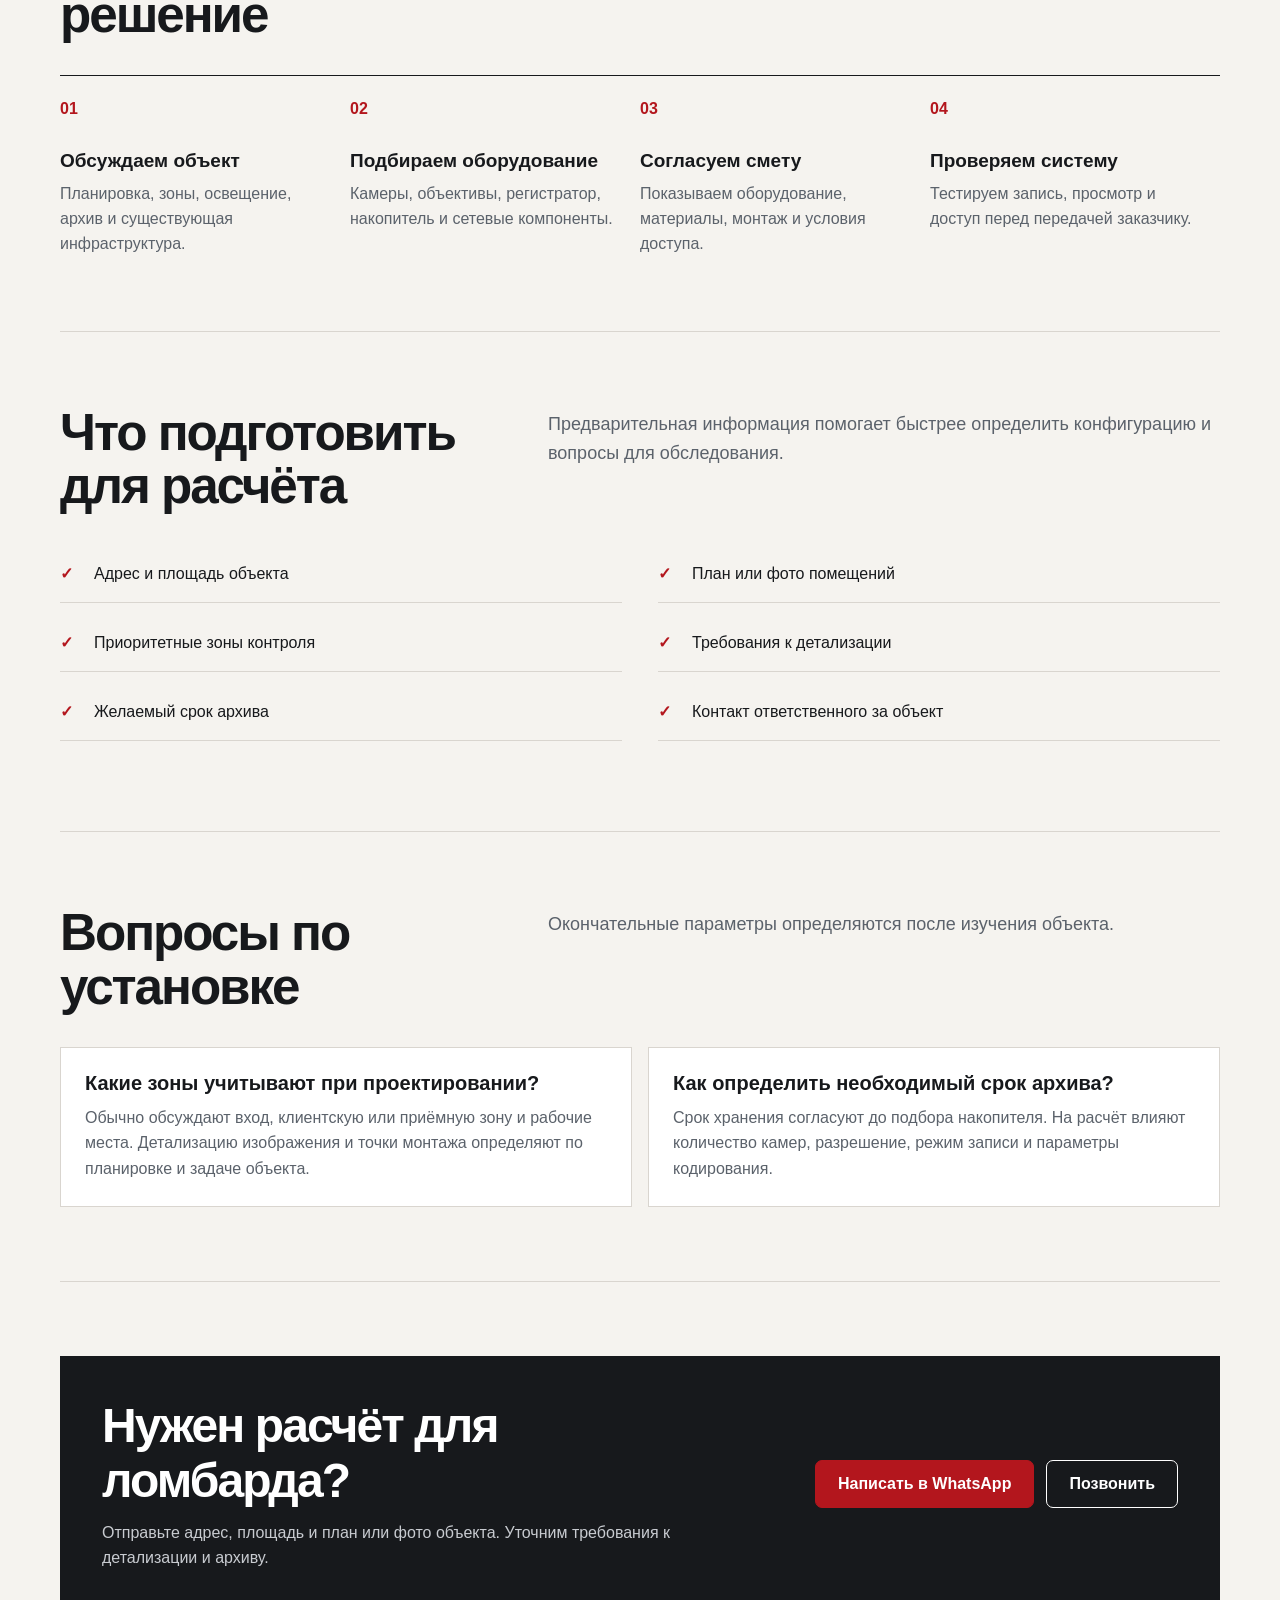
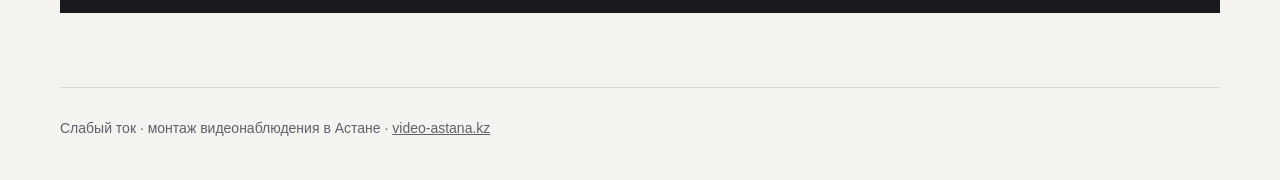
<file: videonablyudenie-dlya-lombarda-astana/index.html>
<!doctype html>
<html lang="ru-KZ">
  <head>
    <meta charset="UTF-8" />
    <meta name="viewport" content="width=device-width, initial-scale=1.0" />
    <title>Видеонаблюдение для ломбарда в Астане — монтаж камер</title>
    <meta name="description" content="Установка видеонаблюдения в ломбарде в Астане: вход, клиентская зона и рабочие места. Подбор камер, монтаж, архив записи и настройка доступа." />
    <meta name="robots" content="index, follow, max-image-preview:large" />
    <meta name="theme-color" content="#b3161d" />
    <link rel="canonical" href="https://video-astana.kz/videonablyudenie-dlya-lombarda-astana/" />
    <link rel="stylesheet" href="/service-page.css" />
    <link rel="preload" as="image" href="/assets/works/low-voltage-server.jpg" />
    <meta property="og:type" content="website" />
    <meta property="og:locale" content="ru_KZ" />
    <meta property="og:site_name" content="Слабый ток" />
    <meta property="og:title" content="Видеонаблюдение для ломбарда в Астане" />
    <meta property="og:description" content="Камеры для входа, клиентской зоны и рабочих мест. Подбор, монтаж, архив и настройка доступа." />
    <meta property="og:url" content="https://video-astana.kz/videonablyudenie-dlya-lombarda-astana/" />
    <meta property="og:image" content="https://video-astana.kz/assets/works/low-voltage-server.jpg" />
    <meta property="og:image:width" content="1600" />
    <meta property="og:image:height" content="1200" />
    <script async src="https://www.googletagmanager.com/gtag/js?id=G-Z25G5227CP"></script>
    <script>
      window.dataLayer=window.dataLayer||[];function gtag(){dataLayer.push(arguments)}
      gtag('js',new Date());gtag('config','G-Z25G5227CP',{'send_page_view':true,'groups':'video_astana'});gtag('config','AW-18455982142');
      function trackPhoneClick(label){gtag('event','phone_click',{'event_category':'contact_intent','event_label':label,'business_unit':'video_astana'});gtag('event','videoastana_phone_click',{'event_category':'contact_intent','event_label':label,'transport_type':'beacon','business_unit':'video_astana'});}
      function trackWhatsAppClick(label){gtag('event','whatsapp_click',{'event_category':'contact_intent','event_label':label,'business_unit':'video_astana'});gtag('event','videoastana_whatsapp_click',{'event_category':'contact_intent','event_label':label,'transport_type':'beacon','business_unit':'video_astana'});gtag('event','conversion',{'send_to':'AW-18455982142/9QebCNLnxYkdEL7gv-BE','transport_type':'beacon'});}
    </script>
    <script type="application/ld+json">
      {"@context":"https://schema.org","@type":"Service","@id":"https://video-astana.kz/videonablyudenie-dlya-lombarda-astana/#service","name":"Установка видеонаблюдения для ломбарда в Астане","serviceType":"Монтаж камер видеонаблюдения в ломбарде","provider":{"@type":"LocalBusiness","@id":"https://video-astana.kz/#business","name":"Слабый ток","telephone":"+77074846789","url":"https://video-astana.kz/"},"areaServed":{"@type":"City","name":"Астана"},"url":"https://video-astana.kz/videonablyudenie-dlya-lombarda-astana/"}
    </script>
    <script type="application/ld+json">
      {"@context":"https://schema.org","@type":"BreadcrumbList","itemListElement":[{"@type":"ListItem","position":1,"name":"Главная","item":"https://video-astana.kz/"},{"@type":"ListItem","position":2,"name":"Видеонаблюдение для ломбарда","item":"https://video-astana.kz/videonablyudenie-dlya-lombarda-astana/"}]}
    </script>
    <script type="application/ld+json">
      {"@context":"https://schema.org","@type":"FAQPage","mainEntity":[{"@type":"Question","name":"Какие зоны ломбарда учитывают при проектировании?","acceptedAnswer":{"@type":"Answer","text":"Обычно обсуждают вход, клиентскую или приёмную зону и рабочие места. Детализацию изображения и точки монтажа определяют по планировке и задаче объекта."}},{"@type":"Question","name":"Как определить необходимый срок архива?","acceptedAnswer":{"@type":"Answer","text":"Срок хранения согласуют до подбора накопителя. На расчёт влияют количество камер, разрешение, режим записи и параметры кодирования."}}]}
    </script>
  </head>
  <body>
    <header class="service-header">
      <a class="service-brand" href="/"><strong><span>Слабый</span> ток</strong><small>Видеонаблюдение в Астане</small></a>
      <nav class="service-nav" aria-label="Контакты"><a href="/">Все услуги</a><a class="button" href="tel:+77074846789" onclick="trackPhoneClick('pawnshop_header')">+7 707 484 6789</a></nav>
    </header>
    <main class="service-main">
      <section class="service-hero">
        <p class="breadcrumb"><a href="/">Главная</a> → Видеонаблюдение для ломбарда</p>
        <div class="hero-grid">
          <div class="hero-copy">
            <p class="eyebrow">Астана · ломбарды</p>
            <h1>Видеонаблюдение для ломбарда</h1>
            <p>Подбираем камеры под вход, клиентскую зону и рабочие места. Согласуем детализацию изображения, параметры архива и доступ ответственных сотрудников.</p>
            <div class="hero-actions"><a class="button button-primary" href="https://wa.me/77074846789?text=Здравствуйте!%20Нужен%20расчёт%20видеонаблюдения%20для%20ломбарда%20в%20Астане." target="_blank" rel="noopener" onclick="trackWhatsAppClick('pawnshop_hero')">Обсудить ломбард в WhatsApp</a><a class="button button-secondary" href="tel:+77074846789" onclick="trackPhoneClick('pawnshop_hero')">Позвонить</a></div>
            <p class="hero-note">Конфигурацию и состав работ определяем после уточнения объекта и требований заказчика.</p>
          </div>
          <figure class="hero-image"><img src="/assets/works/low-voltage-server.jpg" alt="Слаботочная система и серверное оборудование на объекте" width="1600" height="1200" fetchpriority="high" /><figcaption>Реальный монтаж слаботочной системы</figcaption></figure>
        </div>
      </section>
      <section class="service-section">
        <div class="section-head"><h2>Что учитываем в ломбарде</h2><p>Система должна соответствовать планировке и задачам объекта. Ниже — вопросы, которые влияют на оборудование и монтаж.</p></div>
        <div class="card-grid"><article class="card"><span>01</span><h3>Вход</h3><p>Направление движения, освещение и нужная детализация входной зоны.</p></article><article class="card"><span>02</span><h3>Клиентская зона</h3><p>Расположение мест обслуживания и обзор без необоснованного захвата лишних зон.</p></article><article class="card"><span>03</span><h3>Рабочие места</h3><p>Точки контроля обсуждаются с ответственным за объект до монтажа.</p></article><article class="card"><span>04</span><h3>Качество изображения</h3><p>Разрешение и объектив выбираем под расстояние и требуемую детализацию.</p></article><article class="card"><span>05</span><h3>Архив</h3><p>Срок хранения согласуем до расчёта дисков и параметров записи.</p></article><article class="card"><span>06</span><h3>Доступ</h3><p>Определяем пользователей, права просмотра и порядок передачи доступа.</p></article></div>
      </section>
      <section class="service-section">
        <div class="section-head"><h2>Как готовим решение</h2><p>Фиксируем исходные данные и не рекомендуем дорогое оборудование без задачи, которую оно должно решать.</p></div>
        <div class="steps"><article><h3>Обсуждаем объект</h3><p>Планировка, зоны, освещение, архив и существующая инфраструктура.</p></article><article><h3>Подбираем оборудование</h3><p>Камеры, объективы, регистратор, накопитель и сетевые компоненты.</p></article><article><h3>Согласуем смету</h3><p>Показываем оборудование, материалы, монтаж и условия доступа.</p></article><article><h3>Проверяем систему</h3><p>Тестируем запись, просмотр и доступ перед передачей заказчику.</p></article></div>
      </section>
      <section class="service-section">
        <div class="section-head"><h2>Что подготовить для расчёта</h2><p>Предварительная информация помогает быстрее определить конфигурацию и вопросы для обследования.</p></div>
        <ul class="checklist"><li>Адрес и площадь объекта</li><li>План или фото помещений</li><li>Приоритетные зоны контроля</li><li>Требования к детализации</li><li>Желаемый срок архива</li><li>Контакт ответственного за объект</li></ul>
      </section>
      <section class="service-section">
        <div class="section-head"><h2>Вопросы по установке</h2><p>Окончательные параметры определяются после изучения объекта.</p></div>
        <div class="faq"><article><h3>Какие зоны учитывают при проектировании?</h3><p>Обычно обсуждают вход, клиентскую или приёмную зону и рабочие места. Детализацию изображения и точки монтажа определяют по планировке и задаче объекта.</p></article><article><h3>Как определить необходимый срок архива?</h3><p>Срок хранения согласуют до подбора накопителя. На расчёт влияют количество камер, разрешение, режим записи и параметры кодирования.</p></article></div>
      </section>
      <section class="service-section"><div class="cta"><div><h2>Нужен расчёт для ломбарда?</h2><p>Отправьте адрес, площадь и план или фото объекта. Уточним требования к детализации и архиву.</p></div><div class="hero-actions"><a class="button button-primary" href="https://wa.me/77074846789?text=Здравствуйте!%20Нужен%20расчёт%20видеонаблюдения%20для%20ломбарда%20в%20Астане." target="_blank" rel="noopener" onclick="trackWhatsAppClick('pawnshop_bottom')">Написать в WhatsApp</a><a class="button button-secondary" href="tel:+77074846789" onclick="trackPhoneClick('pawnshop_bottom')">Позвонить</a></div></div></section>
    </main>
    <footer class="service-footer">Слабый ток · монтаж видеонаблюдения в Астане · <a href="/">video-astana.kz</a></footer>
  </body>
</html>
</file>
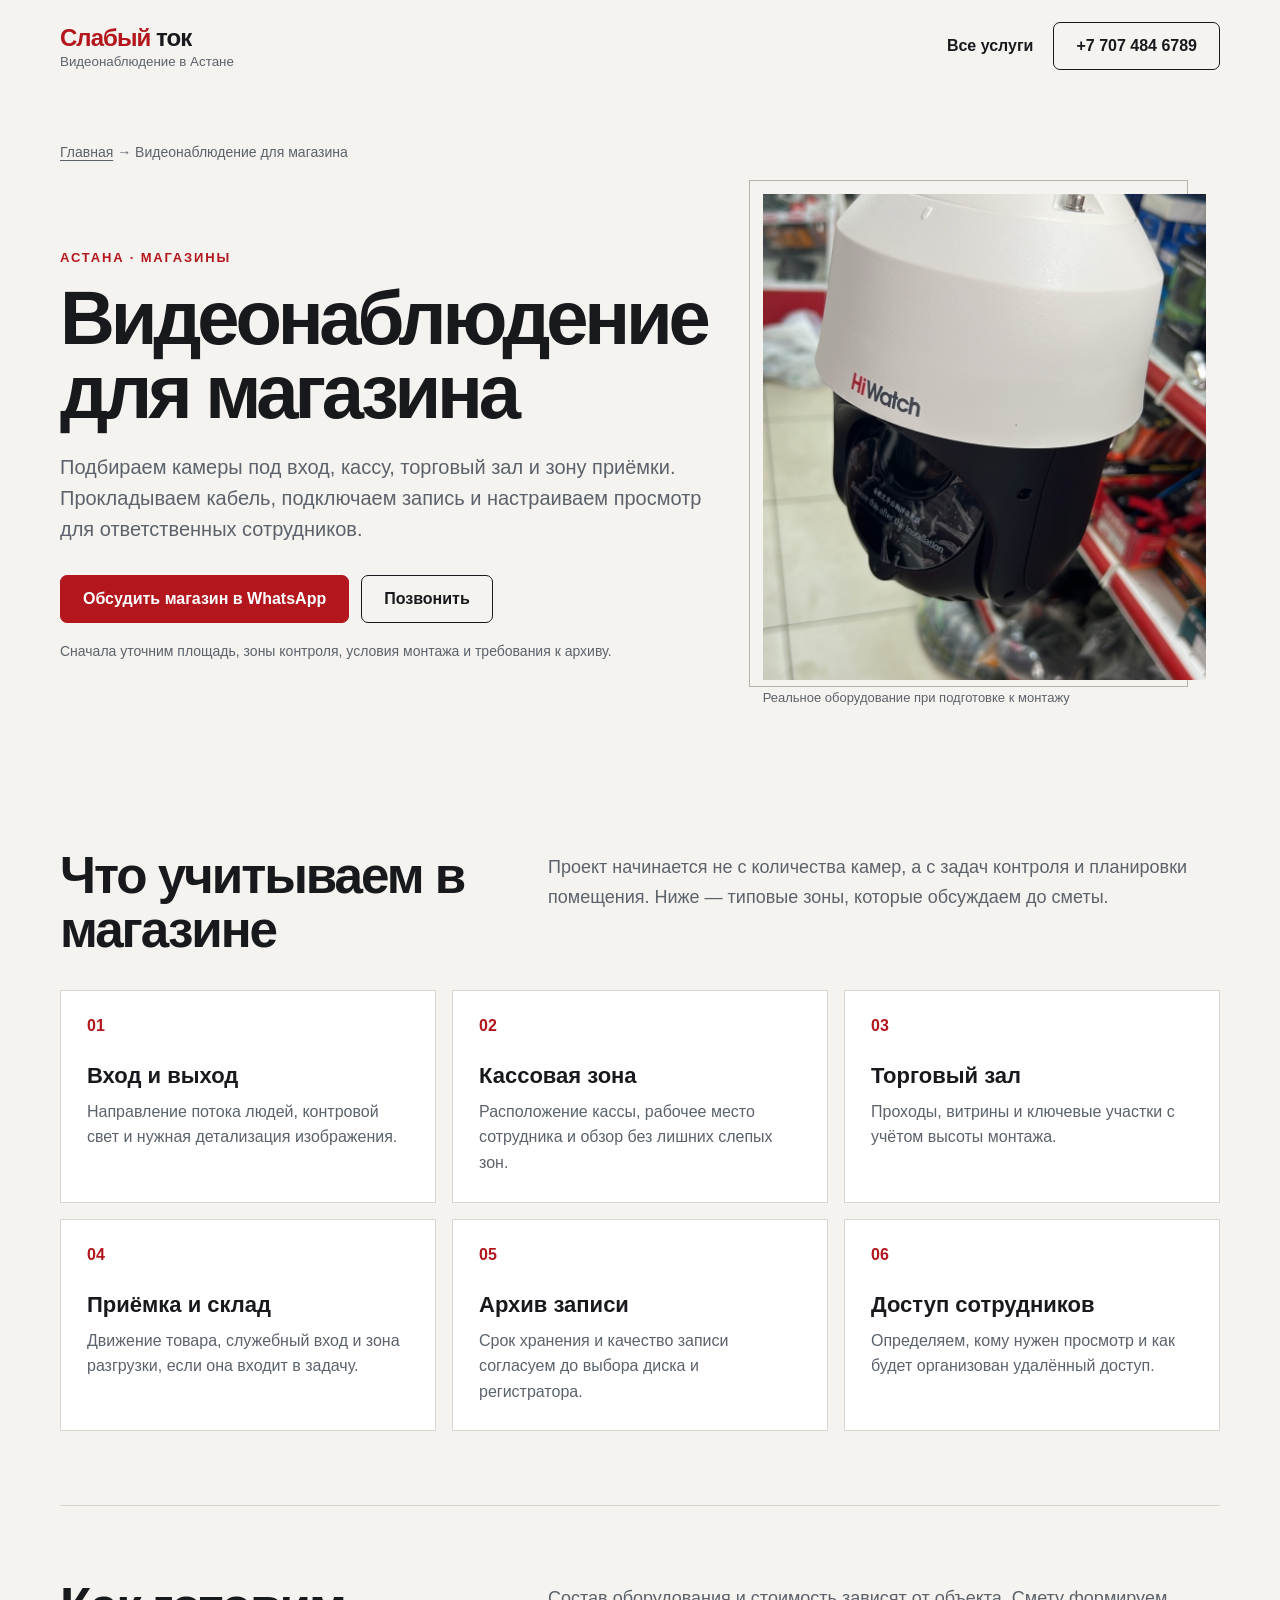
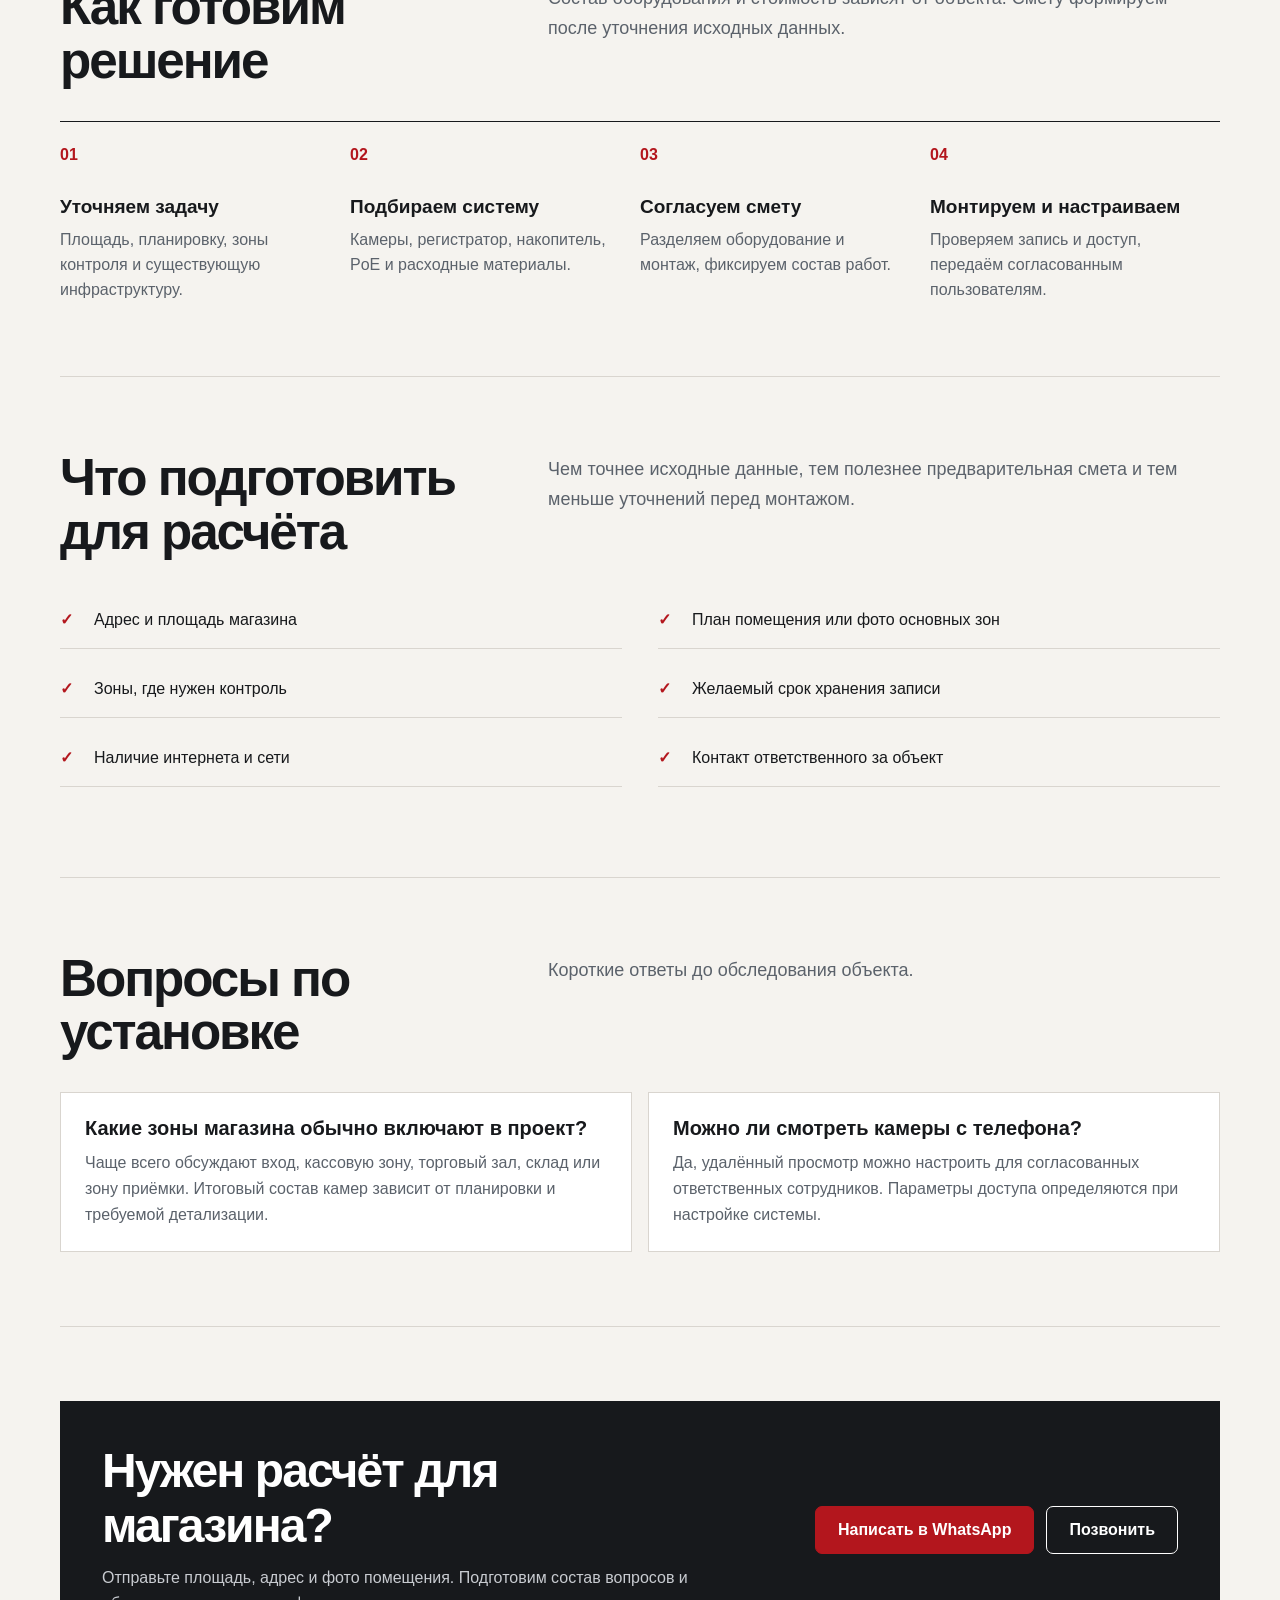
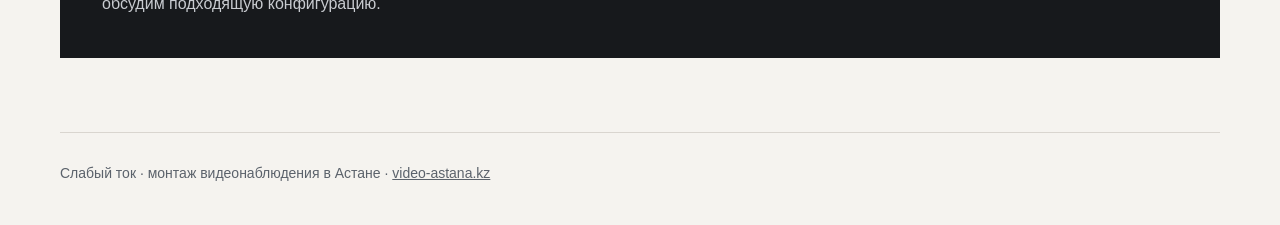
<file: videonablyudenie-dlya-magazina-astana/index.html>
<!doctype html>
<html lang="ru-KZ">
  <head>
    <meta charset="UTF-8" />
    <meta name="viewport" content="width=device-width, initial-scale=1.0" />
    <title>Видеонаблюдение для магазина в Астане — монтаж камер</title>
    <meta name="description" content="Установка камер видеонаблюдения в магазине в Астане: вход, касса, торговый зал и зона приёмки. Подбор оборудования, монтаж, запись и просмотр с телефона." />
    <meta name="robots" content="index, follow, max-image-preview:large" />
    <meta name="theme-color" content="#b3161d" />
    <link rel="canonical" href="https://video-astana.kz/videonablyudenie-dlya-magazina-astana/" />
    <link rel="stylesheet" href="/service-page.css" />
    <link rel="preload" as="image" href="/assets/works/camera-prep.jpg" />
    <meta property="og:type" content="website" />
    <meta property="og:locale" content="ru_KZ" />
    <meta property="og:site_name" content="Слабый ток" />
    <meta property="og:title" content="Видеонаблюдение для магазина в Астане" />
    <meta property="og:description" content="Камеры для входа, кассы, торгового зала и зоны приёмки. Подбор, монтаж и настройка просмотра." />
    <meta property="og:url" content="https://video-astana.kz/videonablyudenie-dlya-magazina-astana/" />
    <meta property="og:image" content="https://video-astana.kz/assets/works/camera-prep.jpg" />
    <meta property="og:image:width" content="1600" />
    <meta property="og:image:height" content="900" />
    <script async src="https://www.googletagmanager.com/gtag/js?id=G-Z25G5227CP"></script>
    <script>
      window.dataLayer=window.dataLayer||[];function gtag(){dataLayer.push(arguments)}
      gtag('js',new Date());gtag('config','G-Z25G5227CP',{'send_page_view':true,'groups':'video_astana'});gtag('config','AW-18455982142');
      function trackPhoneClick(label){gtag('event','phone_click',{'event_category':'contact_intent','event_label':label,'business_unit':'video_astana'});gtag('event','videoastana_phone_click',{'event_category':'contact_intent','event_label':label,'transport_type':'beacon','business_unit':'video_astana'});}
      function trackWhatsAppClick(label){gtag('event','whatsapp_click',{'event_category':'contact_intent','event_label':label,'business_unit':'video_astana'});gtag('event','videoastana_whatsapp_click',{'event_category':'contact_intent','event_label':label,'transport_type':'beacon','business_unit':'video_astana'});gtag('event','conversion',{'send_to':'AW-18455982142/9QebCNLnxYkdEL7gv-BE','transport_type':'beacon'});}
    </script>
    <script type="application/ld+json">
      {"@context":"https://schema.org","@type":"Service","@id":"https://video-astana.kz/videonablyudenie-dlya-magazina-astana/#service","name":"Установка видеонаблюдения для магазина в Астане","serviceType":"Монтаж камер видеонаблюдения в магазине","provider":{"@type":"LocalBusiness","@id":"https://video-astana.kz/#business","name":"Слабый ток","telephone":"+77074846789","url":"https://video-astana.kz/"},"areaServed":{"@type":"City","name":"Астана"},"url":"https://video-astana.kz/videonablyudenie-dlya-magazina-astana/"}
    </script>
    <script type="application/ld+json">
      {"@context":"https://schema.org","@type":"BreadcrumbList","itemListElement":[{"@type":"ListItem","position":1,"name":"Главная","item":"https://video-astana.kz/"},{"@type":"ListItem","position":2,"name":"Видеонаблюдение для магазина","item":"https://video-astana.kz/videonablyudenie-dlya-magazina-astana/"}]}
    </script>
    <script type="application/ld+json">
      {"@context":"https://schema.org","@type":"FAQPage","mainEntity":[{"@type":"Question","name":"Какие зоны магазина обычно включают в проект?","acceptedAnswer":{"@type":"Answer","text":"Чаще всего обсуждают вход, кассовую зону, торговый зал, склад или зону приёмки. Итоговый состав камер зависит от планировки и требуемой детализации."}},{"@type":"Question","name":"Можно ли смотреть камеры магазина с телефона?","acceptedAnswer":{"@type":"Answer","text":"Да, удалённый просмотр можно настроить для согласованных ответственных сотрудников. Параметры доступа определяются при настройке системы."}}]}
    </script>
  </head>
  <body>
    <header class="service-header">
      <a class="service-brand" href="/"><strong><span>Слабый</span> ток</strong><small>Видеонаблюдение в Астане</small></a>
      <nav class="service-nav" aria-label="Контакты"><a href="/">Все услуги</a><a class="button" href="tel:+77074846789" onclick="trackPhoneClick('store_header')">+7 707 484 6789</a></nav>
    </header>
    <main class="service-main">
      <section class="service-hero">
        <p class="breadcrumb"><a href="/">Главная</a> → Видеонаблюдение для магазина</p>
        <div class="hero-grid">
          <div class="hero-copy">
            <p class="eyebrow">Астана · магазины</p>
            <h1>Видеонаблюдение для магазина</h1>
            <p>Подбираем камеры под вход, кассу, торговый зал и зону приёмки. Прокладываем кабель, подключаем запись и настраиваем просмотр для ответственных сотрудников.</p>
            <div class="hero-actions"><a class="button button-primary" href="https://wa.me/77074846789?text=Здравствуйте!%20Нужен%20расчёт%20видеонаблюдения%20для%20магазина%20в%20Астане." target="_blank" rel="noopener" onclick="trackWhatsAppClick('store_hero')">Обсудить магазин в WhatsApp</a><a class="button button-secondary" href="tel:+77074846789" onclick="trackPhoneClick('store_hero')">Позвонить</a></div>
            <p class="hero-note">Сначала уточним площадь, зоны контроля, условия монтажа и требования к архиву.</p>
          </div>
          <figure class="hero-image"><img src="/assets/works/camera-prep.jpg" alt="Подготовка камер к установке в магазине" width="1600" height="900" fetchpriority="high" /><figcaption>Реальное оборудование при подготовке к монтажу</figcaption></figure>
        </div>
      </section>
      <section class="service-section">
        <div class="section-head"><h2>Что учитываем в магазине</h2><p>Проект начинается не с количества камер, а с задач контроля и планировки помещения. Ниже — типовые зоны, которые обсуждаем до сметы.</p></div>
        <div class="card-grid"><article class="card"><span>01</span><h3>Вход и выход</h3><p>Направление потока людей, контровой свет и нужная детализация изображения.</p></article><article class="card"><span>02</span><h3>Кассовая зона</h3><p>Расположение кассы, рабочее место сотрудника и обзор без лишних слепых зон.</p></article><article class="card"><span>03</span><h3>Торговый зал</h3><p>Проходы, витрины и ключевые участки с учётом высоты монтажа.</p></article><article class="card"><span>04</span><h3>Приёмка и склад</h3><p>Движение товара, служебный вход и зона разгрузки, если она входит в задачу.</p></article><article class="card"><span>05</span><h3>Архив записи</h3><p>Срок хранения и качество записи согласуем до выбора диска и регистратора.</p></article><article class="card"><span>06</span><h3>Доступ сотрудников</h3><p>Определяем, кому нужен просмотр и как будет организован удалённый доступ.</p></article></div>
      </section>
      <section class="service-section">
        <div class="section-head"><h2>Как готовим решение</h2><p>Состав оборудования и стоимость зависят от объекта. Смету формируем после уточнения исходных данных.</p></div>
        <div class="steps"><article><h3>Уточняем задачу</h3><p>Площадь, планировку, зоны контроля и существующую инфраструктуру.</p></article><article><h3>Подбираем систему</h3><p>Камеры, регистратор, накопитель, PoE и расходные материалы.</p></article><article><h3>Согласуем смету</h3><p>Разделяем оборудование и монтаж, фиксируем состав работ.</p></article><article><h3>Монтируем и настраиваем</h3><p>Проверяем запись и доступ, передаём согласованным пользователям.</p></article></div>
      </section>
      <section class="service-section">
        <div class="section-head"><h2>Что подготовить для расчёта</h2><p>Чем точнее исходные данные, тем полезнее предварительная смета и тем меньше уточнений перед монтажом.</p></div>
        <ul class="checklist"><li>Адрес и площадь магазина</li><li>План помещения или фото основных зон</li><li>Зоны, где нужен контроль</li><li>Желаемый срок хранения записи</li><li>Наличие интернета и сети</li><li>Контакт ответственного за объект</li></ul>
      </section>
      <section class="service-section">
        <div class="section-head"><h2>Вопросы по установке</h2><p>Короткие ответы до обследования объекта.</p></div>
        <div class="faq"><article><h3>Какие зоны магазина обычно включают в проект?</h3><p>Чаще всего обсуждают вход, кассовую зону, торговый зал, склад или зону приёмки. Итоговый состав камер зависит от планировки и требуемой детализации.</p></article><article><h3>Можно ли смотреть камеры с телефона?</h3><p>Да, удалённый просмотр можно настроить для согласованных ответственных сотрудников. Параметры доступа определяются при настройке системы.</p></article></div>
      </section>
      <section class="service-section"><div class="cta"><div><h2>Нужен расчёт для магазина?</h2><p>Отправьте площадь, адрес и фото помещения. Подготовим состав вопросов и обсудим подходящую конфигурацию.</p></div><div class="hero-actions"><a class="button button-primary" href="https://wa.me/77074846789?text=Здравствуйте!%20Нужен%20расчёт%20видеонаблюдения%20для%20магазина%20в%20Астане." target="_blank" rel="noopener" onclick="trackWhatsAppClick('store_bottom')">Написать в WhatsApp</a><a class="button button-secondary" href="tel:+77074846789" onclick="trackPhoneClick('store_bottom')">Позвонить</a></div></div></section>
    </main>
    <footer class="service-footer">Слабый ток · монтаж видеонаблюдения в Астане · <a href="/">video-astana.kz</a></footer>
  </body>
</html>
</file>
<file: styles.css>
:root {
  --bg: #f5f7fa;
  --surface: #ffffff;
  --ink: #111317;
  --muted: #68717c;
  --line: #dfe4eb;
  --red: #d71920;
  --red-dark: #b80f16;
  --blue: #1c6ed2;
  --dark: #111820;
  --radius: 8px;
  --shadow: 0 22px 60px rgba(10, 18, 30, 0.18);
}

* {
  box-sizing: border-box;
}

html {
  scroll-behavior: smooth;
}

body {
  margin: 0;
  color: var(--ink);
  background: var(--bg);
  font-family: Inter, ui-sans-serif, system-ui, -apple-system, BlinkMacSystemFont, "Segoe UI", sans-serif;
}

body.menu-open,
body.modal-open {
  overflow: hidden;
}

a {
  color: inherit;
  text-decoration: none;
}

button,
input,
select,
textarea {
  font: inherit;
}

button {
  cursor: pointer;
}

.site-header {
  position: sticky;
  top: 0;
  z-index: 30;
  display: grid;
  grid-template-columns: auto 1fr auto auto;
  align-items: center;
  gap: 28px;
  min-height: 94px;
  padding: 0 clamp(18px, 3.5vw, 58px);
  background: rgba(255, 255, 255, 0.96);
  border-bottom: 1px solid var(--line);
  backdrop-filter: blur(14px);
}

.brand {
  display: flex;
  align-items: center;
  gap: 12px;
  min-width: 260px;
}

.brand-camera {
  position: relative;
  display: block;
  flex: 0 0 auto;
  width: 48px;
  height: 38px;
}

.brand-camera::before {
  position: absolute;
  content: "";
  left: 0;
  top: 9px;
  width: 34px;
  height: 20px;
  border: 3px solid var(--red);
  border-radius: 7px;
  background: #fff;
}

.brand-camera::after {
  position: absolute;
  content: "";
  left: 31px;
  top: 13px;
  width: 14px;
  height: 12px;
  clip-path: polygon(0 0, 100% 24%, 100% 76%, 0 100%);
  background: #111317;
}

.brand-camera span {
  position: absolute;
  left: 11px;
  top: 14px;
  width: 10px;
  height: 10px;
  border: 3px solid #111317;
  border-radius: 50%;
  background: #fff;
}

.brand-copy {
  display: grid;
  gap: 3px;
}

.brand-title {
  color: #0c1118;
  font-size: 28px;
  font-weight: 900;
  line-height: 1;
}

.brand-title b {
  color: var(--red);
}

.brand-copy > span:last-child,
.header-contact span {
  color: var(--muted);
  font-size: 13px;
}

.site-nav {
  display: flex;
  justify-content: center;
  gap: clamp(16px, 2.2vw, 30px);
  color: #1e2530;
  font-size: 15px;
  font-weight: 700;
}

.site-nav a:hover {
  color: var(--red);
}

.header-contact {
  display: grid;
  gap: 2px;
  text-align: right;
  white-space: nowrap;
}

.header-contact a {
  font-size: 22px;
  font-weight: 900;
}

.menu-toggle {
  display: none;
  width: 44px;
  height: 44px;
  padding: 0;
  border: 1px solid var(--line);
  border-radius: var(--radius);
  background: #fff;
}

.menu-toggle span {
  display: block;
  width: 20px;
  height: 2px;
  margin: 5px auto;
  background: var(--ink);
}

.btn {
  display: inline-flex;
  align-items: center;
  justify-content: center;
  min-height: 50px;
  padding: 0 22px;
  border: 1px solid transparent;
  border-radius: var(--radius);
  font-weight: 900;
  line-height: 1;
  white-space: nowrap;
}

.btn.primary {
  color: #fff;
  background: linear-gradient(180deg, #e21d25, #c61118);
  box-shadow: 0 16px 32px rgba(215, 25, 32, 0.28);
}

.btn.secondary {
  color: var(--blue);
  background: #fff;
  border-color: #b8cff0;
}

.btn.outline-light {
  color: #fff;
  background: rgba(0, 0, 0, 0.14);
  border-color: rgba(255, 255, 255, 0.72);
}

.btn.full {
  width: 100%;
}

.hero {
  position: relative;
  min-height: calc(100vh - 94px);
  overflow: hidden;
  color: #fff;
  background: #101820;
}

.hero-bg {
  position: absolute;
  inset: 0;
  z-index: 1;
  background:
    linear-gradient(90deg, rgba(7, 14, 24, 0.78) 0%, rgba(7, 14, 24, 0.58) 43%, rgba(7, 14, 24, 0.22) 72%, rgba(7, 14, 24, 0.08) 100%),
    url("./assets/hero-astana-baiterek-camera.png") center / cover no-repeat;
  transform: scale(1.03);
}

.hero-content {
  position: relative;
  z-index: 2;
  display: grid;
  grid-template-columns: minmax(0, 1fr) minmax(390px, 520px);
  gap: clamp(28px, 5vw, 78px);
  align-items: center;
  min-height: calc(100vh - 94px);
  padding: clamp(54px, 7vw, 95px) clamp(18px, 3.5vw, 58px);
}

.hero-copy {
  max-width: 740px;
}

.hero h1 {
  margin: 0 0 22px;
  font-size: clamp(48px, 6vw, 84px);
  line-height: 1.02;
  letter-spacing: 0;
}

.hero-lead {
  margin: 0 0 22px;
  color: #fff;
  font-size: clamp(22px, 2.5vw, 32px);
  font-weight: 800;
}

.brand-line {
  display: flex;
  flex-wrap: wrap;
  align-items: center;
  gap: 12px;
  margin-bottom: 28px;
  font-size: clamp(26px, 3vw, 35px);
  font-weight: 900;
}

.brand-line span {
  width: 8px;
  height: 8px;
  border-radius: 999px;
  background: var(--red);
}

.live-counter {
  display: inline-flex;
  align-items: center;
  gap: 13px;
  max-width: 100%;
  margin: 0 0 22px;
  padding: 13px 16px;
  color: #fff;
  background: rgba(255, 255, 255, 0.14);
  border: 1px solid rgba(255, 255, 255, 0.44);
  border-radius: var(--radius);
  backdrop-filter: blur(5px);
}

.live-counter strong,
.live-counter small {
  display: block;
}

.live-counter strong {
  font-size: clamp(20px, 2.3vw, 28px);
  line-height: 1.12;
}

.live-counter small {
  margin-top: 4px;
  color: rgba(255, 255, 255, 0.78);
  font-size: 14px;
  font-weight: 700;
}

.live-dot {
  position: relative;
  flex: 0 0 auto;
  width: 14px;
  height: 14px;
  background: #24d366;
  border: 2px solid #fff;
  border-radius: 50%;
  box-shadow: 0 0 0 0 rgba(36, 211, 102, 0.55);
  animation: livePulse 1.7s ease-out infinite;
}

@keyframes livePulse {
  0% {
    box-shadow: 0 0 0 0 rgba(36, 211, 102, 0.55);
  }
  100% {
    box-shadow: 0 0 0 14px rgba(36, 211, 102, 0);
  }
}

.hero-badges {
  display: grid;
  grid-template-columns: repeat(4, minmax(112px, 1fr));
  gap: 12px;
  margin-bottom: 26px;
}

.hero-badges div {
  min-height: 108px;
  display: grid;
  place-items: center;
  gap: 8px;
  padding: 14px 10px;
  text-align: center;
  border: 1px solid rgba(255, 255, 255, 0.42);
  border-radius: var(--radius);
  background: rgba(255, 255, 255, 0.12);
  backdrop-filter: blur(4px);
}

.badge-icon {
  display: grid;
  place-items: center;
  width: 42px;
  height: 42px;
}

.badge-icon svg {
  width: 42px;
  height: 42px;
  overflow: visible;
}

.badge-icon svg * {
  fill: none;
  stroke: #ffffff;
  stroke-width: 3;
  stroke-linecap: round;
  stroke-linejoin: round;
}

.icon-van svg path:nth-of-type(1),
.icon-van svg path:nth-of-type(2) {
  fill: #ffffff;
  stroke: #ffffff;
}

.icon-van svg circle {
  fill: #111317;
  stroke: #ffffff;
}

.icon-van svg path:nth-of-type(3),
.icon-camera svg path,
.icon-camera svg rect,
.icon-camera svg circle {
  stroke: var(--red);
}

.icon-van text {
  fill: var(--red);
  stroke: none;
  font-size: 11px;
  font-weight: 900;
  letter-spacing: 0;
}

.icon-shield svg path:first-child {
  fill: rgba(215, 25, 32, 0.18);
  stroke: #ffffff;
}

.icon-shield svg path:last-child,
.icon-baiterek svg * {
  stroke: var(--red);
}

.icon-baiterek svg circle {
  fill: rgba(255, 255, 255, 0.92);
  stroke: var(--red);
}

.hero-list {
  display: grid;
  gap: 9px;
  margin: 0 0 34px;
  padding: 0;
  list-style: none;
  font-size: 19px;
  font-weight: 600;
}

.hero-list li::before {
  content: "✓";
  margin-right: 12px;
  color: #ff3038;
  font-weight: 900;
}

.hero-actions {
  display: flex;
  flex-wrap: wrap;
  gap: 24px;
}

.calculator {
  display: grid;
  gap: 18px;
  padding: clamp(22px, 3vw, 34px);
  color: var(--ink);
  background: rgba(255, 255, 255, 0.96);
  border: 1px solid rgba(255, 255, 255, 0.58);
  border-radius: var(--radius);
  box-shadow: var(--shadow);
}

.calc-head h2 {
  margin: 0;
  text-align: center;
  font-size: clamp(26px, 3vw, 34px);
  line-height: 1.1;
}

label,
legend,
.number-row > span {
  color: #1f2937;
  font-size: 14px;
  font-weight: 800;
}

select,
input,
textarea {
  width: 100%;
  min-height: 50px;
  margin-top: 8px;
  padding: 0 14px;
  color: var(--ink);
  background: #fff;
  border: 1px solid #d5dce5;
  border-radius: 6px;
  outline: none;
}

textarea {
  min-height: 96px;
  padding-top: 12px;
  resize: vertical;
}

select:focus,
input:focus,
textarea:focus {
  border-color: var(--blue);
  box-shadow: 0 0 0 3px rgba(28, 110, 210, 0.14);
}

.number-row {
  display: grid;
  gap: 8px;
}

.stepper {
  display: grid;
  grid-template-columns: 54px 1fr 54px;
}

.stepper button,
.stepper input {
  margin: 0;
  border-radius: 0;
}

.stepper button {
  border: 1px solid #d5dce5;
  background: #f2f4f7;
  color: #606b78;
  font-size: 24px;
}

.stepper button:first-child {
  border-radius: 6px 0 0 6px;
}

.stepper button:last-child {
  border-radius: 0 6px 6px 0;
}

.stepper input {
  border-left: 0;
  border-right: 0;
  text-align: center;
  font-size: 28px;
  font-weight: 900;
}

fieldset {
  min-width: 0;
  margin: 0;
  padding: 0;
  border: 0;
}

.segments {
  display: grid;
  grid-template-columns: repeat(3, 1fr);
  gap: 14px;
  margin-top: 8px;
}

.segments label {
  position: relative;
  display: flex;
  align-items: center;
  justify-content: center;
  min-height: 48px;
  color: #1f2937;
  background: #fff;
  border: 1px solid #d5dce5;
  border-radius: 6px;
  cursor: pointer;
}

.segments input {
  position: absolute;
  inset: 0;
  width: 100%;
  height: 100%;
  opacity: 0;
  cursor: pointer;
}

.segments label:has(input:checked) {
  color: var(--red);
  border-color: var(--red);
  box-shadow: inset 0 0 0 1px var(--red);
}

.calc-branch[hidden] {
  display: none;
}

.range-row {
  display: grid;
  gap: 12px;
  padding: 14px;
  background: #fff;
  border: 1px solid #d5dce5;
  border-radius: 6px;
}

.range-row > div {
  display: flex;
  align-items: center;
  justify-content: space-between;
  gap: 14px;
}

.range-row span {
  color: #1f2937;
  font-size: 14px;
  font-weight: 800;
}

.range-row strong {
  color: var(--red);
  font-size: 22px;
}

input[type="range"] {
  min-height: 24px;
  margin: 0;
  padding: 0;
  accent-color: var(--red);
}

.hdd-grid,
.toggle-grid {
  display: grid;
  grid-template-columns: repeat(2, 1fr);
  gap: 10px;
  margin-top: 8px;
}

.hdd-grid label,
.toggle-grid label {
  display: grid;
  gap: 5px;
  min-height: 66px;
  padding: 12px;
  color: #1f2937;
  background: #fff;
  border: 1px solid #d5dce5;
  border-radius: 6px;
  cursor: pointer;
}

.toggle-grid label {
  grid-template-columns: auto 1fr;
  align-items: center;
}

.toggle-grid label span {
  grid-column: 2;
  color: var(--muted);
  font-size: 12px;
}

.hdd-grid input,
.toggle-grid input {
  width: auto;
  min-height: 0;
  margin: 0;
  accent-color: var(--red);
}

.hdd-grid label:has(input:checked),
.toggle-grid label:has(input:checked) {
  color: var(--red);
  border-color: var(--red);
  box-shadow: inset 0 0 0 1px var(--red);
}

.hdd-grid span {
  color: var(--muted);
  font-size: 12px;
}

.estimate-list {
  display: grid;
  gap: 8px;
  margin-bottom: 14px;
  text-align: left;
}

.estimate-row {
  display: grid;
  grid-template-columns: minmax(0, 1fr) auto;
  gap: 12px;
  color: #374151;
  font-size: 13px;
}

.estimate-row strong {
  color: #111317;
  font-size: 13px;
  white-space: nowrap;
}

.total-box {
  padding: 18px;
  text-align: center;
  background: linear-gradient(180deg, #fff, #f4f6f9);
  border: 1px solid var(--line);
  border-radius: var(--radius);
}

.total-box > span,
.total-box > small {
  display: block;
}

.total-box > span {
  font-size: 24px;
  font-weight: 800;
}

.total-box > span strong {
  color: var(--red);
  font-size: clamp(34px, 4vw, 46px);
}

.total-box > small {
  margin-top: 6px;
  color: #747e8a;
  font-size: 14px;
}

.calc-note {
  margin: -4px 0 0;
  color: #747e8a;
  text-align: center;
  font-size: 13px;
}

.object-cards {
  display: grid;
  grid-template-columns: repeat(3, 1fr);
  gap: 24px;
  padding: 34px clamp(18px, 3.5vw, 58px) 40px;
  background: #fff;
}

.object-card {
  display: grid;
  grid-template-columns: minmax(0, 1fr) 210px;
  gap: 22px;
  min-height: 242px;
  padding: 24px;
  background: #fff;
  border: 1px solid var(--line);
  border-radius: var(--radius);
  box-shadow: 0 14px 34px rgba(10, 18, 30, 0.08);
}

.object-card img {
  width: 100%;
  height: 100%;
  min-height: 156px;
  object-fit: cover;
  border-radius: 6px;
}

.object-icon {
  color: var(--blue);
  font-size: 37px;
  font-weight: 900;
}

.object-card h2 {
  margin: 0 0 6px;
  font-size: 29px;
}

.object-card p {
  margin: 0 0 22px;
  color: #4b5563;
  line-height: 1.45;
}

.object-card ul,
.turnkey-card ul {
  display: grid;
  gap: 13px;
  margin: 0;
  padding: 0;
  list-style: none;
  color: #27313d;
}

.object-card li::before,
.turnkey-card li::before {
  content: "✓";
  display: inline-grid;
  place-items: center;
  width: 20px;
  height: 20px;
  margin-right: 10px;
  color: var(--blue);
  border: 1px solid var(--blue);
  border-radius: 50%;
  font-size: 12px;
  font-weight: 900;
}

.section {
  padding: clamp(42px, 5vw, 72px) clamp(18px, 3.5vw, 58px);
}

.catalog-section {
  background: #fff;
}

.section-head {
  margin-bottom: 20px;
}

.section-head.split {
  display: flex;
  align-items: end;
  justify-content: space-between;
  gap: 18px;
}

.section-head h2 {
  margin: 0 0 8px;
  font-size: clamp(29px, 3.5vw, 42px);
}

.section-head p {
  max-width: 780px;
  margin: 0;
  color: var(--muted);
  line-height: 1.6;
}

.section-head a {
  color: var(--blue);
  font-weight: 800;
  white-space: nowrap;
}

.category-grid {
  display: grid;
  grid-template-columns: repeat(6, 1fr);
  gap: 18px;
}

.category-grid article {
  min-height: 190px;
  padding: 18px;
  text-align: center;
  background: #fff;
  border: 1px solid var(--line);
  border-radius: var(--radius);
}

.category-grid img {
  width: 100%;
  height: 92px;
  object-fit: contain;
  margin-bottom: 14px;
}

.category-grid h3 {
  margin: 0 0 5px;
  font-size: 17px;
}

.category-grid p {
  margin: 0;
  color: var(--muted);
  font-size: 14px;
}

.barlau-grid {
  display: grid;
  grid-template-columns: repeat(4, 1fr);
  gap: 18px;
  margin-top: 26px;
}

.shop-toolbar {
  position: sticky;
  top: 94px;
  z-index: 10;
  display: flex;
  align-items: center;
  justify-content: space-between;
  gap: 14px;
  margin-top: 24px;
  padding: 12px;
  background: rgba(255, 255, 255, 0.94);
  border: 1px solid var(--line);
  border-radius: var(--radius);
  backdrop-filter: blur(12px);
}

.shop-tabs {
  display: flex;
  gap: 8px;
  overflow-x: auto;
  scrollbar-width: none;
}

.shop-tabs::-webkit-scrollbar {
  display: none;
}

.shop-tab,
.cart-open-btn {
  min-height: 42px;
  padding: 0 14px;
  color: #26313f;
  background: #fff;
  border: 1px solid #d5dce5;
  border-radius: 6px;
  font-weight: 900;
  white-space: nowrap;
}

.shop-tab.active {
  color: #fff;
  background: var(--red);
  border-color: var(--red);
}

.cart-open-btn {
  display: inline-flex;
  align-items: center;
  gap: 10px;
  flex: 0 0 auto;
}

.cart-open-btn strong,
#cartCountInline {
  display: inline-grid;
  place-items: center;
  min-width: 24px;
  height: 24px;
  padding: 0 7px;
  color: #fff;
  background: var(--red);
  border-radius: 999px;
  font-size: 13px;
}

.barlau-card {
  display: grid;
  gap: 14px;
  padding: 16px;
  background: #fff;
  border: 1px solid var(--line);
  border-radius: var(--radius);
}

.barlau-card img {
  width: 100%;
  height: 150px;
  object-fit: contain;
}

.barlau-card h3 {
  min-height: 48px;
  margin: 0;
  font-size: 15px;
  line-height: 1.25;
}

.barlau-card p {
  margin: 0;
  color: var(--muted);
  font-size: 13px;
}

.barlau-card strong {
  color: var(--red);
  font-size: 22px;
}

.barlau-card footer {
  display: grid;
  grid-template-columns: 1fr auto;
  gap: 10px;
  align-items: center;
}

.barlau-card footer span {
  color: var(--muted);
  font-size: 12px;
}

.service-strip {
  background: #fff;
  padding-top: 0;
}

.turnkey-card {
  display: grid;
  grid-template-columns: 1fr 330px;
  gap: 28px;
  align-items: center;
  padding: 24px 28px;
  background: #f3f5f8;
  border-radius: var(--radius);
}

.turnkey-card h2 {
  margin: 0 0 18px;
}

.turnkey-card img {
  width: 100%;
  height: 230px;
  object-fit: cover;
  border-radius: 6px;
}

.works-section {
  background: #f3f5f8;
}

.works-grid {
  display: grid;
  grid-template-columns: 1.35fr 1fr 1fr;
  gap: 18px;
}

.work-card {
  position: relative;
  min-height: 330px;
  overflow: hidden;
  color: #fff;
  background: #111820;
  border-radius: var(--radius);
  box-shadow: 0 16px 38px rgba(10, 18, 30, 0.13);
}

.work-card-large {
  grid-row: span 2;
  min-height: 680px;
}

.work-card img {
  width: 100%;
  height: 100%;
  min-height: inherit;
  object-fit: cover;
  transition: transform 0.35s ease;
}

.work-card::after {
  position: absolute;
  inset: 0;
  content: "";
  background: linear-gradient(180deg, rgba(8, 13, 20, 0.04) 0%, rgba(8, 13, 20, 0.78) 100%);
}

.work-card:hover img {
  transform: scale(1.035);
}

.work-card-body {
  position: absolute;
  left: 0;
  right: 0;
  bottom: 0;
  z-index: 1;
  display: grid;
  gap: 8px;
  padding: 22px;
}

.work-card h3 {
  margin: 0;
  font-size: 24px;
  line-height: 1.15;
}

.work-card p {
  max-width: 430px;
  margin: 0;
  color: rgba(255, 255, 255, 0.84);
  line-height: 1.45;
}

.work-meta {
  display: inline-flex;
  width: max-content;
  padding: 7px 10px;
  color: #fff;
  background: var(--red);
  border-radius: 6px;
  font-size: 12px;
  font-weight: 900;
  text-transform: uppercase;
}

.site-footer {
  display: flex;
  align-items: center;
  justify-content: space-between;
  gap: 18px;
  padding: 30px clamp(18px, 3.5vw, 58px);
  color: #fff;
  background: var(--dark);
}

.site-footer strong,
.site-footer span {
  display: block;
}

.site-footer span {
  margin-top: 6px;
  color: #cbd3dd;
}

.footer-actions {
  display: flex;
  gap: 10px;
  flex-wrap: wrap;
}

.lead-modal {
  width: min(520px, calc(100vw - 28px));
  padding: 0;
  border: 0;
  border-radius: var(--radius);
  box-shadow: var(--shadow);
}

.cart-modal {
  width: min(620px, calc(100vw - 28px));
  padding: 0;
  border: 0;
  border-radius: var(--radius);
  box-shadow: var(--shadow);
}

.cart-modal::backdrop {
  background: rgba(5, 8, 12, 0.62);
}

.cart-panel {
  position: relative;
  display: grid;
  gap: 16px;
  padding: 28px;
}

.cart-panel h2 {
  margin: 0;
  font-size: 34px;
}

.cart-items {
  display: grid;
  gap: 12px;
  max-height: min(52vh, 460px);
  overflow: auto;
}

.cart-item {
  display: grid;
  grid-template-columns: 72px minmax(0, 1fr);
  gap: 12px;
  padding: 12px;
  border: 1px solid var(--line);
  border-radius: 6px;
}

.cart-item img {
  width: 72px;
  height: 72px;
  object-fit: contain;
  background: #f5f7fa;
  border-radius: 5px;
}

.cart-item h3 {
  margin: 0 0 7px;
  font-size: 15px;
  line-height: 1.25;
}

.cart-item-row {
  display: flex;
  align-items: center;
  justify-content: space-between;
  gap: 12px;
}

.qty-control {
  display: inline-grid;
  grid-template-columns: 34px 38px 34px;
  align-items: center;
  overflow: hidden;
  border: 1px solid #d5dce5;
  border-radius: 6px;
}

.qty-control button {
  height: 34px;
  border: 0;
  background: #f3f5f8;
  font-weight: 900;
}

.qty-control span {
  text-align: center;
  font-weight: 900;
}

.cart-remove {
  min-height: 34px;
  color: var(--red);
  background: #fff;
  border: 0;
  font-weight: 900;
}

.cart-empty {
  padding: 18px;
  color: var(--muted);
  text-align: center;
  background: #f5f7fa;
  border-radius: 6px;
}

.cart-total {
  display: flex;
  align-items: center;
  justify-content: space-between;
  gap: 14px;
  padding-top: 14px;
  border-top: 1px solid var(--line);
  font-size: 20px;
  font-weight: 900;
}

.cart-total strong {
  color: var(--red);
  font-size: 30px;
}

.seo-section {
  background: #fff;
}

.seo-grid {
  display: grid;
  grid-template-columns: repeat(3, 1fr);
  gap: 18px;
}

.seo-grid article {
  padding: 22px;
  background: #f5f7fa;
  border: 1px solid var(--line);
  border-radius: var(--radius);
}

.seo-grid h3 {
  margin: 0 0 10px;
  font-size: 21px;
}

.seo-grid p {
  margin: 0;
  color: var(--muted);
  line-height: 1.55;
}

.seo-detail-grid,
.faq-grid {
  display: grid;
  gap: 18px;
  margin-top: 18px;
}

.seo-detail-grid {
  grid-template-columns: repeat(3, 1fr);
}

.faq-grid {
  grid-template-columns: repeat(2, 1fr);
}

.seo-detail-card,
.faq-grid article {
  padding: 24px;
  background: #fff;
  border: 1px solid var(--line);
  border-radius: var(--radius);
}

.seo-detail-card h3,
.faq-grid h3 {
  margin: 0 0 12px;
  font-size: 21px;
}

.seo-detail-card ul {
  display: grid;
  gap: 10px;
  margin: 0;
  padding: 0;
  list-style: none;
  color: #35404d;
  line-height: 1.5;
}

.seo-detail-card li::before {
  content: "✓";
  margin-right: 10px;
  color: var(--red);
  font-weight: 900;
}

.faq-section {
  background: #f5f7fa;
}

.faq-grid article {
  background: #fff;
}

.faq-grid p {
  margin: 0;
  color: var(--muted);
  line-height: 1.55;
}

.consultant-widget {
  position: fixed;
  right: 18px;
  bottom: 18px;
  z-index: 40;
  display: grid;
  justify-items: end;
  gap: 12px;
  pointer-events: none;
  opacity: 0;
  transform: translateY(20px);
  transition: opacity 0.4s ease, transform 0.4s ease;
}

.consultant-widget.visible {
  opacity: 1;
  transform: translateY(0);
  pointer-events: auto;
}

.consultant-card,
.whatsapp-float {
  pointer-events: auto;
}

.consultant-card {
  width: min(330px, calc(100vw - 28px));
  padding: 16px;
  background: rgba(255, 255, 255, 0.97);
  border: 1px solid var(--line);
  border-radius: var(--radius);
  box-shadow: 0 18px 46px rgba(10, 18, 30, 0.18);
  backdrop-filter: blur(12px);
}

.consultant-head {
  display: flex;
  align-items: center;
  gap: 10px;
}

.consultant-avatar {
  display: grid;
  place-items: center;
  width: 44px;
  height: 44px;
  color: #fff;
  background: linear-gradient(180deg, #e21d25, #b80f16);
  border-radius: 50%;
  font-size: 22px;
  font-weight: 900;
}

.consultant-head strong,
.consultant-head span {
  display: block;
}

.consultant-head strong {
  font-size: 18px;
}

.consultant-head span {
  color: #24a862;
  font-size: 13px;
  font-weight: 800;
}

.consultant-card p {
  margin: 14px 0;
  color: #26313f;
  font-size: 18px;
  font-weight: 900;
}

.consultant-actions {
  display: grid;
  gap: 8px;
}

.consultant-actions .btn {
  min-height: 44px;
  width: 100%;
  padding-inline: 14px;
  font-size: 14px;
}

.whatsapp-float {
  display: inline-flex;
  align-items: center;
  justify-content: center;
  min-height: 52px;
  padding: 0 18px 0 48px;
  color: #fff;
  background: #24a862;
  border-radius: 999px;
  box-shadow: 0 16px 34px rgba(36, 168, 98, 0.32);
  font-weight: 900;
  position: relative;
}

.whatsapp-float::before {
  position: absolute;
  left: 14px;
  width: 24px;
  height: 24px;
  content: "";
  background:
    radial-gradient(circle at 50% 50%, transparent 42%, #fff 44% 54%, transparent 56%),
    linear-gradient(45deg, transparent 0 57%, #fff 58% 72%, transparent 73%);
  border: 2px solid #fff;
  border-radius: 50%;
}

.lead-modal::backdrop {
  background: rgba(5, 8, 12, 0.62);
}

.lead-form {
  position: relative;
  display: grid;
  gap: 14px;
  padding: 28px;
}

.lead-form h2 {
  margin: 0;
  font-size: 34px;
}

.lead-form p {
  margin: 0;
  color: var(--muted);
  line-height: 1.5;
}

.section-kicker {
  display: inline-flex;
  width: max-content;
  padding: 7px 10px;
  color: var(--red-dark);
  background: #fff0f1;
  border-radius: 999px;
  font-size: 12px;
  font-weight: 900;
  text-transform: uppercase;
}

.modal-close {
  position: absolute;
  top: 14px;
  right: 14px;
  width: 38px;
  height: 38px;
  border: 1px solid var(--line);
  border-radius: var(--radius);
  background: #fff;
  font-size: 26px;
  line-height: 1;
}

@media (max-width: 1180px) {
  .site-header {
    grid-template-columns: auto auto auto;
  }

  .site-nav {
    grid-column: 1 / -1;
    order: 4;
    justify-content: flex-start;
    padding-bottom: 14px;
  }

  .hero-content {
    grid-template-columns: 1fr;
    min-height: auto;
  }

  .hero-calculator {
    max-width: 560px;
  }

  .object-cards,
  .category-grid,
  .barlau-grid {
    grid-template-columns: repeat(2, 1fr);
  }

  .works-grid {
    grid-template-columns: repeat(2, 1fr);
  }

  .work-card-large {
    grid-column: 1 / -1;
    min-height: 520px;
  }
}

@media (max-width: 760px) {
  .site-header {
    grid-template-columns: 1fr auto;
    min-height: 72px;
    padding-inline: 16px;
  }

  .brand-title {
    font-size: 23px;
  }

  .brand {
    min-width: 0;
  }

  .brand-camera {
    width: 42px;
    height: 34px;
  }

  .brand-camera::before {
    width: 30px;
    height: 18px;
  }

  .brand-camera::after {
    left: 28px;
  }

  .brand-camera span {
    left: 10px;
    top: 14px;
    width: 9px;
    height: 9px;
  }

  .brand-copy > span:last-child,
  .header-contact,
  .header-cta {
    display: none;
  }

  .menu-toggle {
    display: block;
  }

  .site-nav {
    position: fixed;
    top: 72px;
    left: 0;
    right: 0;
    display: none;
    flex-direction: column;
    gap: 0;
    padding: 8px 18px 18px;
    background: #fff;
    border-bottom: 1px solid var(--line);
    box-shadow: 0 20px 40px rgba(12, 18, 28, 0.14);
  }

  .shop-toolbar {
    top: 72px;
    align-items: stretch;
    flex-direction: column;
  }

  .shop-tabs,
  .cart-open-btn {
    width: 100%;
  }

  .cart-open-btn {
    justify-content: center;
  }

  body.menu-open .site-nav {
    display: flex;
  }

  .site-nav a {
    padding: 15px 0;
    border-bottom: 1px solid var(--line);
  }

  .hero {
    min-height: auto;
  }

  .hero-bg {
    background:
      linear-gradient(180deg, rgba(7, 14, 24, 0.7) 0%, rgba(7, 14, 24, 0.62) 42%, rgba(7, 14, 24, 0.86) 100%),
      url("./assets/hero-astana-baiterek-camera.png") 56% top / cover no-repeat;
  }

  .hero-content {
    padding: 38px 14px 28px;
  }

  .hero h1 {
    font-size: 38px;
  }

  .hero-lead,
  .brand-line {
    font-size: 21px;
  }

  .hero-badges {
    grid-template-columns: repeat(2, 1fr);
  }

  .hero-list {
    font-size: 16px;
  }

  .hero-actions,
  .hero-actions .btn {
    width: 100%;
  }

  .calculator {
    padding: 18px;
  }

  .segments {
    gap: 8px;
  }

  .hdd-grid,
  .toggle-grid {
    grid-template-columns: 1fr;
  }

  .total-box > span strong {
    display: block;
  }

  .object-cards,
  .category-grid,
  .barlau-grid,
  .seo-grid,
  .seo-detail-grid,
  .faq-grid,
  .turnkey-card,
  .works-grid {
    grid-template-columns: 1fr;
  }

  .object-cards,
  .section {
    padding-left: 14px;
    padding-right: 14px;
  }

  .object-card {
    grid-template-columns: 1fr;
    padding: 18px;
  }

  .object-card img {
    height: 230px;
  }

  .object-card h2 {
    font-size: 24px;
  }

  .section-head.split {
    display: grid;
  }

  .turnkey-card {
    padding: 18px;
  }

  .work-card,
  .work-card-large {
    min-height: 360px;
  }

  .site-footer,
  .footer-actions {
    align-items: stretch;
    flex-direction: column;
  }

  .cart-panel {
    padding: 22px;
  }

  .consultant-widget {
    left: 12px;
    right: 12px;
    bottom: 12px;
  }

  .consultant-card {
    width: 100%;
  }

  .whatsapp-float {
    min-width: 58px;
    padding: 0;
  }

  .whatsapp-float span {
    position: absolute;
    width: 1px;
    height: 1px;
    overflow: hidden;
    clip: rect(0 0 0 0);
  }

  .whatsapp-float::before {
    left: 50%;
    transform: translateX(-50%);
  }
}

@media (max-width: 430px) {
  .hero-badges,
  .segments,
  .object-card {
    grid-template-columns: 1fr;
  }

  .hero-badges div {
    min-height: 86px;
  }

  .object-card img {
    height: 220px;
  }

  .work-card,
  .work-card-large {
    min-height: 320px;
  }

  .work-card-body {
    padding: 18px;
  }
}

/* Installation-first landing page. Existing catalog and calculator IDs are preserved. */
:root { --red: #bd1e25; --red-dark: #9e171d; }
html { scroll-padding-top: 110px; }
img { max-width: 100%; }
.site-header { gap: 18px; grid-template-columns: auto 1fr auto; }
.site-header > .btn { display: none; }
.brand { min-width: 220px; }
.brand-title { font-size: 25px; }
.site-nav { gap: 18px; justify-content: center; }
.header-contact { white-space: nowrap; }
.header-contact a { font-size: 16px; }
.business-hero { background: #151b22; padding: 64px clamp(20px, 5vw, 80px); min-height: 0; color: white; }
.business-hero-grid { max-width: 1320px; margin: auto; display: grid; grid-template-columns: 1.2fr .8fr; gap: 56px; align-items: center; }
.business-copy { min-width: 0; }
.eyebrow { font-size: 12px; font-weight: 750; letter-spacing: .14em; color: #e0b9ba; margin: 0 0 24px; }
.hero.business-hero h1 { font-size: clamp(34px, 4.1vw, 60px); line-height: 1.08; letter-spacing: -.035em; margin: 0 0 24px; overflow-wrap: anywhere; }
.business-hero h1 span { color: #ffa7aa; }
.business-lead { font-size: 19px; line-height: 1.6; max-width: 610px; color: #e1e5e9; }
.business-actions { display: flex; flex-wrap: wrap; gap: 12px; margin: 28px 0 18px; }
.business-actions .btn { min-height: 52px; font-size: 15px; padding: 14px 20px; }
.business-caption { font-size: 14px; line-height: 1.6; max-width: 550px; color: #c6ccd2; }
.business-facts { display: flex; gap: 16px; flex-wrap: wrap; margin-top: 30px; padding-top: 22px; border-top: 1px solid #424850; font-size: 13px; color: #e4e7ea; }
.business-photo { margin: 0; min-width: 0; }
.business-photo img { width: 100%; height: 430px; object-fit: cover; border-radius: 4px; display: block; }
.business-photo figcaption { margin-top: 12px; font-size: 12px; color: #c6ccd2; line-height: 1.5; }
.section { max-width: 1440px; margin-inline: auto; padding: 64px clamp(20px, 5vw, 80px); }
.section-head h2 { font-size: clamp(28px, 3vw, 40px); letter-spacing: -.025em; line-height: 1.15; }
.section-head p { line-height: 1.65; }
.business-object-grid { display: grid; grid-template-columns: repeat(3,minmax(0,1fr)); gap: 0 28px; }
.business-object-grid article { border-top: 1px solid #cbd1d8; padding: 24px 0; display: flex; flex-direction: column; align-items: flex-start; }
.business-object-grid h3 { font-size: 22px; margin: 0 0 12px; }
.business-object-grid h3 a { color: inherit; text-decoration-color: rgba(164,20,27,.35); text-underline-offset: 5px; }
.business-object-grid h3 a:hover { color: #a4141b; text-decoration-color: currentColor; }
.business-object-grid p { color: #535e69; line-height: 1.6; margin: 0 0 20px; }
.object-request { margin-top: auto; background: transparent; border: 0; padding: 8px 0; color: #a4141b; font-weight: 700; text-align: left; }
.estimate-section { background: #e9edf1; }
.estimate-section .calculator { width: 100%; max-width: 820px; margin: auto; box-shadow: none; color: var(--ink); }
.calc-head p, .archive-note { color: #535e69; font-size: 14px; line-height: 1.6; }
.archive-note { max-width: 820px; margin: 20px auto 0; }
.hdd-grid { grid-template-columns: repeat(3,minmax(0,1fr)); }
.service-strip img { width: 100%; height: 360px; object-fit: cover; }
.vols-section { background: #151b22; color: #fff; }
.vols-intro { display: grid; grid-template-columns: minmax(0, 1fr) auto; gap: 36px; align-items: end; }
.vols-intro h2 { max-width: 760px; margin: 10px 0 16px; font-size: clamp(30px, 4vw, 48px); letter-spacing: -.035em; }
.vols-intro p { max-width: 780px; margin: 0; color: #c8cfd6; line-height: 1.65; }
.vols-actions { display: flex; flex-wrap: wrap; justify-content: flex-end; gap: 10px; }
.vols-actions .secondary { border-color: #fff; color: #fff; background: transparent; }
.vols-service-list { display: grid; grid-template-columns: repeat(2, minmax(0, 1fr)); gap: 0 34px; margin: 34px 0 0; padding: 0; list-style: none; border-top: 1px solid #414953; }
.vols-service-list li { position: relative; padding: 18px 10px 18px 26px; border-bottom: 1px solid #414953; color: #eef1f4; line-height: 1.5; }
.vols-service-list li::before { position: absolute; left: 0; color: #ffa7aa; font-weight: 900; content: "•"; }
.contact-dock { position: fixed; bottom: 18px; right: 18px; display: flex; z-index: 35; background: white; border: 1px solid #d6dce3; border-radius: 8px; box-shadow: 0 5px 24px #0002; padding: 6px; gap: 6px; }
.contact-dock a { padding: 14px 20px; border-radius: 4px; font-weight: 700; font-size: 14px; }
.contact-dock a:first-child { background: var(--red); color: white; }
.site-footer { padding-bottom: 110px; }
.lead-form select { width: 100%; min-height: 46px; border: 1px solid #bbc3cc; border-radius: 6px; padding: 10px; background: white; color: #111317; }
.handoff-note { font-size: 13px; line-height: 1.6; color: #535e69; }
.handoff-note a { text-decoration: underline; }
:focus-visible { outline: 3px solid #2681dc; outline-offset: 4px; }
@media(max-width: 1180px) {
 .site-header { grid-template-columns: auto 1fr auto; gap: 14px; }
 .site-nav { gap: 12px; font-size: 13px; }
 .header-contact { display: none; }
 .business-hero-grid { gap: 32px; }
}
@media(max-width: 760px) {
 html { scroll-padding-top: 94px; }
 .site-header { grid-template-columns: 1fr auto; min-height: 80px; padding: 12px 20px; }
 .brand { min-width: 0; }
 .brand-title { font-size: 24px; }
 .business-hero { padding: 34px 20px; }
 .business-hero-grid { grid-template-columns: 1fr; gap: 28px; }
 .hero.business-hero h1 { font-size: clamp(32px, 8vw, 48px); }
 .business-lead { font-size: 16px; }
 .business-actions { flex-direction: column; }
 .business-actions .btn { width: 100%; }
 .business-photo img { height: 260px; }
 .business-object-grid { grid-template-columns: 1fr 1fr; gap: 0 20px; }
 .vols-intro { grid-template-columns: 1fr; align-items: start; }
 .vols-actions { justify-content: flex-start; }
 .vols-service-list { grid-template-columns: 1fr; }
 .business-object-grid h3 { font-size: 19px; }
 .section { padding: 40px 20px; }
 .hdd-grid { grid-template-columns: repeat(2,minmax(0,1fr)); }
 .contact-dock { bottom: 0; right: 0; left: 0; border-radius: 0; justify-content: center; padding: 8px 12px calc(8px + env(safe-area-inset-bottom)); }
 .contact-dock a { flex: 1; text-align: center; padding: 14px 6px; }
 .business-facts { font-size: 12px; gap: 10px; }
}
@media(max-width: 430px) { .business-object-grid { grid-template-columns: 1fr; } .brand-copy small { font-size: 10px; } .vols-actions .btn { width: 100%; } }
@media(prefers-reduced-motion: reduce) { html { scroll-behavior: auto; } *, *::before, *::after { animation: none !important; transition: none !important; } }
.business-actions .primary { box-shadow: none; background: var(--red); }
.business-actions .primary:hover { background: var(--red-dark); }
.lead-form input, .lead-form textarea, .lead-form select { min-width: 0; }
.calculator > *, .calculator fieldset { min-width: 0; }
.calc-head h2 { overflow-wrap: anywhere; }
.calculator input[type="radio"] { margin-inline: 0; }
@media(max-width: 430px) { .calc-head h2 { font-size: 26px; } .calculator { padding: 20px 16px; } }

/* Two-intent calculator: equipment sales and turnkey installation. */
.estimate-section-early {
  max-width: none;
  background: #e9edf1;
  border-bottom: 1px solid #d4dae1;
}

.estimate-section-early .calculator {
  width: min(100%, 920px);
  margin: 0 auto;
}

.calc-head .section-kicker {
  display: block;
  margin-bottom: 10px;
  text-align: center;
}

.calc-head p {
  max-width: 680px;
  margin: 12px auto 0;
  text-align: center;
}

.intent-segments {
  grid-template-columns: repeat(2, minmax(0, 1fr));
}

.intent-segments label {
  min-height: 78px;
  padding: 14px 16px;
  justify-content: flex-start;
  text-align: left;
}

.intent-segments label > span {
  display: grid;
  gap: 5px;
}

.intent-segments strong {
  font-size: 15px;
}

.intent-segments small {
  color: var(--muted);
  font-size: 12px;
  font-weight: 600;
  line-height: 1.45;
}

.calc-object-label {
  display: grid;
  gap: 7px;
}

.calc-object-label select {
  margin-top: 0;
}

.estimate-summary {
  display: grid;
  gap: 7px;
  margin: 0 0 14px;
  padding: 12px 0;
  border-top: 1px solid var(--line);
  border-bottom: 1px solid var(--line);
  color: #4d5865;
  font-size: 14px;
  text-align: left;
}

.estimate-summary span {
  display: flex;
  justify-content: space-between;
  gap: 16px;
}

.estimate-summary strong {
  color: var(--ink);
  white-space: nowrap;
}

.estimate-summary [hidden] {
  display: none;
}

@media(max-width: 560px) {
  .intent-segments,
  .segments {
    grid-template-columns: 1fr;
  }

  .intent-segments label {
    min-height: 70px;
  }
}
</file>
<file: service-page.css>
:root {
  --ink: #17191c;
  --muted: #5b626b;
  --paper: #f5f3ef;
  --card: #ffffff;
  --line: #d9d5cf;
  --red: #b3161d;
  --red-dark: #841016;
  --max: 1160px;
}

* { box-sizing: border-box; }
html { scroll-behavior: smooth; }
body {
  margin: 0;
  color: var(--ink);
  background: var(--paper);
  font-family: Inter, -apple-system, BlinkMacSystemFont, "Segoe UI", sans-serif;
}
a { color: inherit; }
img { display: block; max-width: 100%; }

.service-header {
  display: flex;
  align-items: center;
  justify-content: space-between;
  gap: 24px;
  width: min(var(--max), calc(100% - 40px));
  margin: 0 auto;
  padding: 22px 0;
}
.service-brand { display: grid; gap: 2px; text-decoration: none; }
.service-brand strong { font-size: 24px; letter-spacing: -.04em; }
.service-brand strong span { color: var(--red); }
.service-brand small { color: var(--muted); }
.service-nav { display: flex; align-items: center; gap: 20px; }
.service-nav a { font-weight: 700; text-decoration: none; }

.button {
  display: inline-flex;
  align-items: center;
  justify-content: center;
  min-height: 48px;
  padding: 0 22px;
  border: 1px solid var(--ink);
  border-radius: 7px;
  font-weight: 800;
  text-decoration: none;
}
.button-primary { border-color: var(--red); color: #fff; background: var(--red); }
.button-primary:hover { background: var(--red-dark); }
.button-secondary { background: transparent; }

.service-main { overflow: hidden; }
.service-hero {
  width: min(var(--max), calc(100% - 40px));
  margin: 0 auto;
  padding: 52px 0 70px;
}
.breadcrumb { margin: 0 0 34px; color: var(--muted); font-size: 14px; }
.breadcrumb a { text-underline-offset: 3px; }
.hero-grid { display: grid; grid-template-columns: 1.03fr .97fr; align-items: center; gap: 56px; }
.eyebrow { color: var(--red); font-size: 13px; font-weight: 900; letter-spacing: .14em; text-transform: uppercase; }
h1 { max-width: 760px; margin: 16px 0 22px; font-size: clamp(42px, 6vw, 76px); line-height: .98; letter-spacing: -.055em; }
.hero-copy > p:not(.eyebrow) { max-width: 680px; margin: 0; color: var(--muted); font-size: 20px; line-height: 1.55; }
.hero-actions { display: flex; flex-wrap: wrap; gap: 12px; margin-top: 30px; }
.hero-note { margin-top: 18px !important; font-size: 14px !important; }
.hero-image { position: relative; margin: 0; }
.hero-image::before { position: absolute; inset: -14px 18px 18px -14px; z-index: -1; border: 1px solid #b9b1a8; content: ""; }
.hero-image img { width: 100%; height: clamp(320px, 38vw, 520px); object-fit: cover; }
.hero-image figcaption { padding-top: 10px; color: var(--muted); font-size: 13px; }

.service-section { width: min(var(--max), calc(100% - 40px)); margin: 0 auto; padding: 74px 0; }
.service-section + .service-section { border-top: 1px solid var(--line); }
.section-head { display: grid; grid-template-columns: .8fr 1.2fr; gap: 40px; margin-bottom: 34px; }
.section-head h2 { margin: 0; font-size: clamp(32px, 4vw, 52px); line-height: 1.04; letter-spacing: -.04em; }
.section-head p { margin: 4px 0 0; color: var(--muted); font-size: 18px; line-height: 1.65; }
.card-grid { display: grid; grid-template-columns: repeat(3, 1fr); gap: 16px; }
.card { min-height: 190px; padding: 26px; border: 1px solid var(--line); background: var(--card); }
.card span { display: block; margin-bottom: 28px; color: var(--red); font-weight: 900; }
.card h3 { margin: 0 0 10px; font-size: 22px; }
.card p { margin: 0; color: var(--muted); line-height: 1.6; }

.steps { counter-reset: step; display: grid; grid-template-columns: repeat(4, 1fr); border-top: 1px solid var(--ink); }
.steps article { padding: 24px 24px 0 0; }
.steps article::before { counter-increment: step; display: block; margin-bottom: 32px; color: var(--red); font-weight: 900; content: "0" counter(step); }
.steps h3 { margin: 0 0 10px; font-size: 19px; }
.steps p { margin: 0; color: var(--muted); line-height: 1.55; }

.checklist { display: grid; grid-template-columns: repeat(2, 1fr); gap: 12px 36px; padding: 0; list-style: none; }
.checklist li { padding: 16px 0 16px 34px; border-bottom: 1px solid var(--line); line-height: 1.5; }
.checklist li::before { float: left; margin-left: -34px; color: var(--red); font-weight: 900; content: "✓"; }

.faq { display: grid; grid-template-columns: repeat(2, 1fr); gap: 16px; }
.faq article { padding: 24px; border: 1px solid var(--line); background: #fff; }
.faq h3 { margin: 0 0 10px; font-size: 20px; }
.faq p { margin: 0; color: var(--muted); line-height: 1.6; }

.cta { display: grid; grid-template-columns: 1.2fr .8fr; align-items: center; gap: 34px; padding: 42px; color: #fff; background: var(--ink); }
.cta h2 { margin: 0 0 12px; font-size: clamp(30px, 4vw, 48px); letter-spacing: -.04em; }
.cta p { margin: 0; color: #c8cbd0; line-height: 1.6; }
.cta .hero-actions { justify-content: flex-end; margin: 0; }
.cta .button-secondary { border-color: #fff; color: #fff; }

.service-footer { width: min(var(--max), calc(100% - 40px)); margin: 0 auto; padding: 32px 0 44px; border-top: 1px solid var(--line); color: var(--muted); font-size: 14px; }

@media (max-width: 820px) {
  .service-nav > a:first-child { display: none; }
  .hero-grid, .section-head, .cta { grid-template-columns: 1fr; }
  .card-grid { grid-template-columns: 1fr 1fr; }
  .steps { grid-template-columns: 1fr 1fr; gap: 28px; }
  .cta .hero-actions { justify-content: flex-start; }
}

@media (max-width: 560px) {
  .service-header, .service-hero, .service-section, .service-footer { width: min(100% - 28px, var(--max)); }
  .service-header { align-items: flex-start; }
  .service-brand small, .service-nav > a:first-child { display: none; }
  .service-nav { gap: 8px; }
  .service-nav .button { min-height: 42px; padding: 0 13px; font-size: 13px; }
  .service-hero { padding-top: 28px; }
  .breadcrumb { margin-bottom: 24px; }
  h1 { font-size: clamp(36px, 10vw, 42px); overflow-wrap: anywhere; }
  .hero-image img { height: 260px; }
  .hero-copy > p:not(.eyebrow) { font-size: 18px; }
  .card-grid, .steps, .checklist, .faq { grid-template-columns: 1fr; }
  .service-section { padding: 54px 0; }
  .cta { padding: 28px 22px; }
  .hero-actions .button { width: 100%; }
}
</file>
<file: equipment-page.css>
:root {
  --ink: #171b21;
  --muted: #5e6873;
  --paper: #f4f5f6;
  --surface: #ffffff;
  --line: #d7dce1;
  --red: #bd1e25;
  --red-dark: #94151b;
  --max: 1180px;
}

* { box-sizing: border-box; }
html { scroll-behavior: smooth; }
body { margin: 0; color: var(--ink); background: var(--paper); font-family: Inter, -apple-system, BlinkMacSystemFont, "Segoe UI", sans-serif; }
a { color: inherit; }
button, a { font: inherit; }
button { cursor: pointer; }
.counter-pixel { position: absolute; left: -9999px; }

.equipment-header {
  position: sticky;
  top: 0;
  z-index: 20;
  display: flex;
  align-items: center;
  justify-content: space-between;
  gap: 28px;
  width: 100%;
  min-height: 82px;
  padding: 14px max(24px, calc((100vw - var(--max)) / 2));
  background: rgba(255, 255, 255, .96);
  border-bottom: 1px solid var(--line);
  backdrop-filter: blur(12px);
}

.brand { display: grid; gap: 3px; text-decoration: none; }
.brand strong { font-size: 24px; letter-spacing: -.03em; }
.brand strong span { color: var(--red); }
.brand small { color: var(--muted); }
.equipment-header nav { display: flex; align-items: center; gap: 22px; font-weight: 750; }
.equipment-header nav a { text-decoration: none; }
.header-phone { color: var(--red); }

.equipment-hero,
.equipment-section,
footer {
  width: min(var(--max), calc(100% - 40px));
  margin-inline: auto;
}

.equipment-hero {
  display: grid;
  grid-template-columns: 1.06fr .94fr;
  gap: clamp(34px, 6vw, 76px);
  align-items: center;
  padding: clamp(46px, 7vw, 88px) 0;
}

.breadcrumb { margin: 0 0 34px; color: var(--muted); font-size: 13px; }
.breadcrumb a { text-underline-offset: 4px; }
.eyebrow { margin: 0 0 15px; color: var(--red); font-size: 12px; font-weight: 850; letter-spacing: .12em; text-transform: uppercase; }
h1, h2 { margin: 0; line-height: 1.02; letter-spacing: -.045em; }
h1 { max-width: 720px; font-size: clamp(42px, 6vw, 76px); }
h2 { font-size: clamp(32px, 4vw, 52px); }
.hero-lead { max-width: 670px; margin: 24px 0 0; color: #46515c; font-size: clamp(18px, 2vw, 22px); line-height: 1.6; }
.hero-actions, .cta-actions { display: flex; flex-wrap: wrap; gap: 12px; margin-top: 30px; }

.button {
  display: inline-flex;
  align-items: center;
  justify-content: center;
  min-height: 52px;
  padding: 0 22px;
  border: 1px solid var(--line);
  border-radius: 5px;
  font-weight: 850;
  text-decoration: none;
}
.button.primary { color: #fff; background: var(--red); border-color: var(--red); }
.button.primary:hover { background: var(--red-dark); }
.button.secondary { color: var(--ink); background: var(--surface); }
.button:focus-visible, a:focus-visible { outline: 3px solid #2c78c7; outline-offset: 4px; }

.trust-list { display: grid; gap: 9px; margin: 28px 0 0; padding: 0; list-style: none; color: #404b56; }
.trust-list li::before { content: "✓"; margin-right: 10px; color: var(--red); font-weight: 900; }
.equipment-hero figure { margin: 0; }
.equipment-hero img { display: block; width: 100%; height: clamp(340px, 44vw, 560px); object-fit: cover; }
.equipment-hero figcaption { margin-top: 10px; color: var(--muted); font-size: 13px; }

.equipment-section { padding: clamp(56px, 7vw, 88px) 0; border-top: 1px solid var(--line); }
.section-head { display: grid; grid-template-columns: .75fr 1.25fr; gap: 42px; align-items: end; margin-bottom: 34px; }
.section-head > p:last-child { margin: 0; color: var(--muted); font-size: 18px; line-height: 1.65; }
.section-head .eyebrow { grid-column: 1 / -1; margin-bottom: -26px; }

.category-grid { display: grid; grid-template-columns: repeat(3, minmax(0, 1fr)); gap: 14px; }
.category-grid article { min-height: 220px; padding: 26px; background: var(--surface); border: 1px solid var(--line); }
.category-grid span { display: block; margin-bottom: 32px; color: var(--red); font-weight: 900; }
.category-grid h3 { margin: 0 0 10px; font-size: 22px; }
.category-grid p { margin: 0; color: var(--muted); line-height: 1.6; }

.process-section { background: var(--ink); color: #fff; padding-inline: clamp(22px, 4vw, 54px); }
.process-section .section-head { grid-template-columns: 1fr; }
.process-list { display: grid; grid-template-columns: repeat(4, minmax(0, 1fr)); gap: 0; margin: 0; padding: 0; list-style: none; counter-reset: steps; border-top: 1px solid #59616a; }
.process-list li { counter-increment: steps; min-height: 180px; padding: 24px 22px 0 0; border-right: 1px solid #59616a; }
.process-list li:last-child { border-right: 0; padding-left: 22px; }
.process-list li::before { content: "0" counter(steps); display: block; margin-bottom: 34px; color: #f4777c; font-weight: 900; }
.process-list strong, .process-list span { display: block; }
.process-list span { margin-top: 8px; color: #cfd4d9; line-height: 1.55; }

.split-cta { display: grid; grid-template-columns: 1.2fr .8fr; gap: 52px; align-items: center; }
.split-cta p:not(.eyebrow) { max-width: 720px; color: var(--muted); font-size: 18px; line-height: 1.65; }
.cta-actions { justify-content: flex-end; margin-top: 0; }

footer { display: flex; align-items: center; gap: 18px; padding: 34px 0 48px; border-top: 1px solid var(--line); color: var(--muted); }
footer strong { color: var(--ink); }
footer a { margin-left: auto; color: var(--red); font-weight: 850; }

@media (max-width: 820px) {
  .equipment-header nav > a:not(.header-phone) { display: none; }
  .equipment-hero, .section-head, .split-cta { grid-template-columns: 1fr; }
  .category-grid { grid-template-columns: 1fr 1fr; }
  .process-list { grid-template-columns: 1fr 1fr; }
  .process-list li:nth-child(2) { border-right: 0; }
  .cta-actions { justify-content: flex-start; }
}

@media (max-width: 560px) {
  .equipment-header { min-height: 72px; padding: 12px 16px; }
  .brand small { display: none; }
  .header-phone { font-size: 14px; }
  .equipment-hero, .equipment-section, footer { width: min(100% - 28px, var(--max)); }
  .equipment-hero { padding-top: 32px; }
  h1 { font-size: clamp(32px, 9.2vw, 40px); overflow-wrap: normal; }
  .hero-actions, .cta-actions { display: grid; }
  .category-grid, .process-list { grid-template-columns: 1fr; }
  .process-list li { min-height: 150px; border-right: 0; border-bottom: 1px solid #59616a; }
  .process-list li:last-child { padding-left: 0; border-bottom: 0; }
  footer { align-items: flex-start; flex-direction: column; }
  footer a { margin-left: 0; }
}

@media (prefers-reduced-motion: reduce) {
  html { scroll-behavior: auto; }
}
</file>
